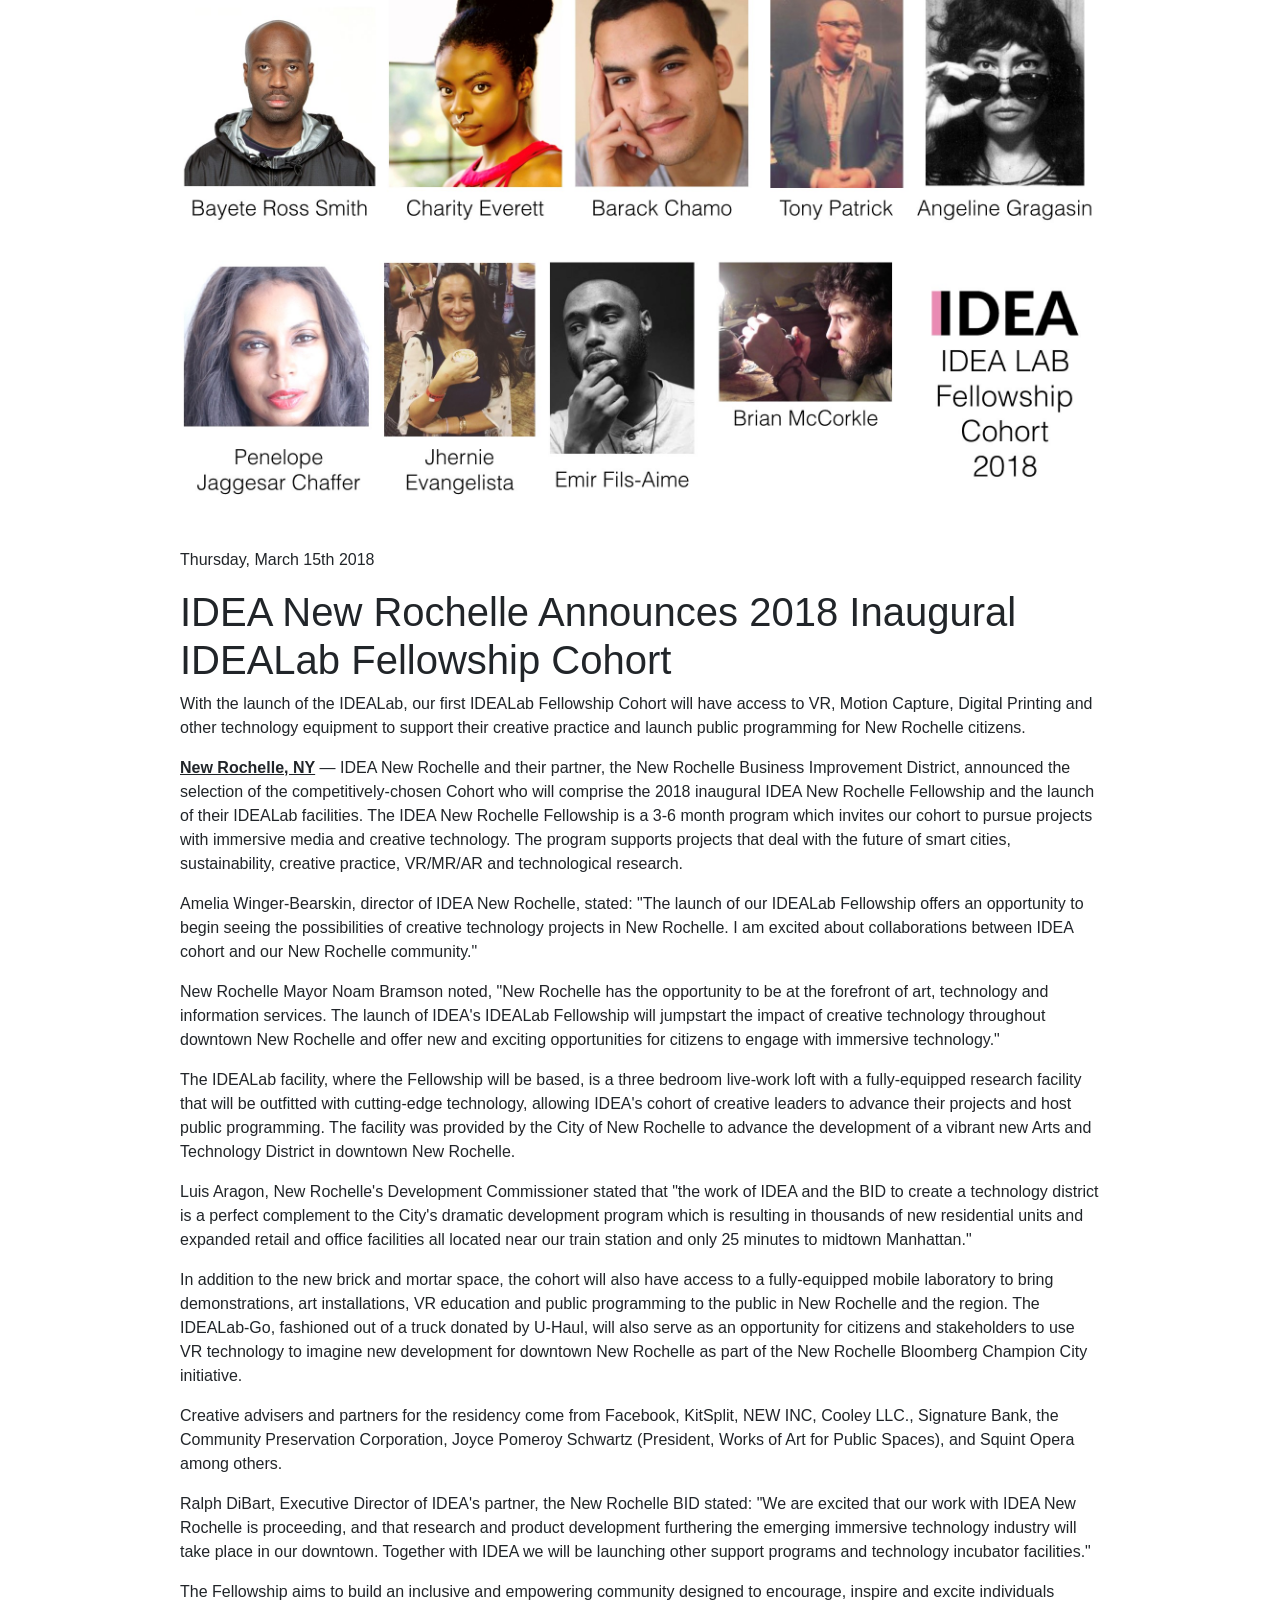
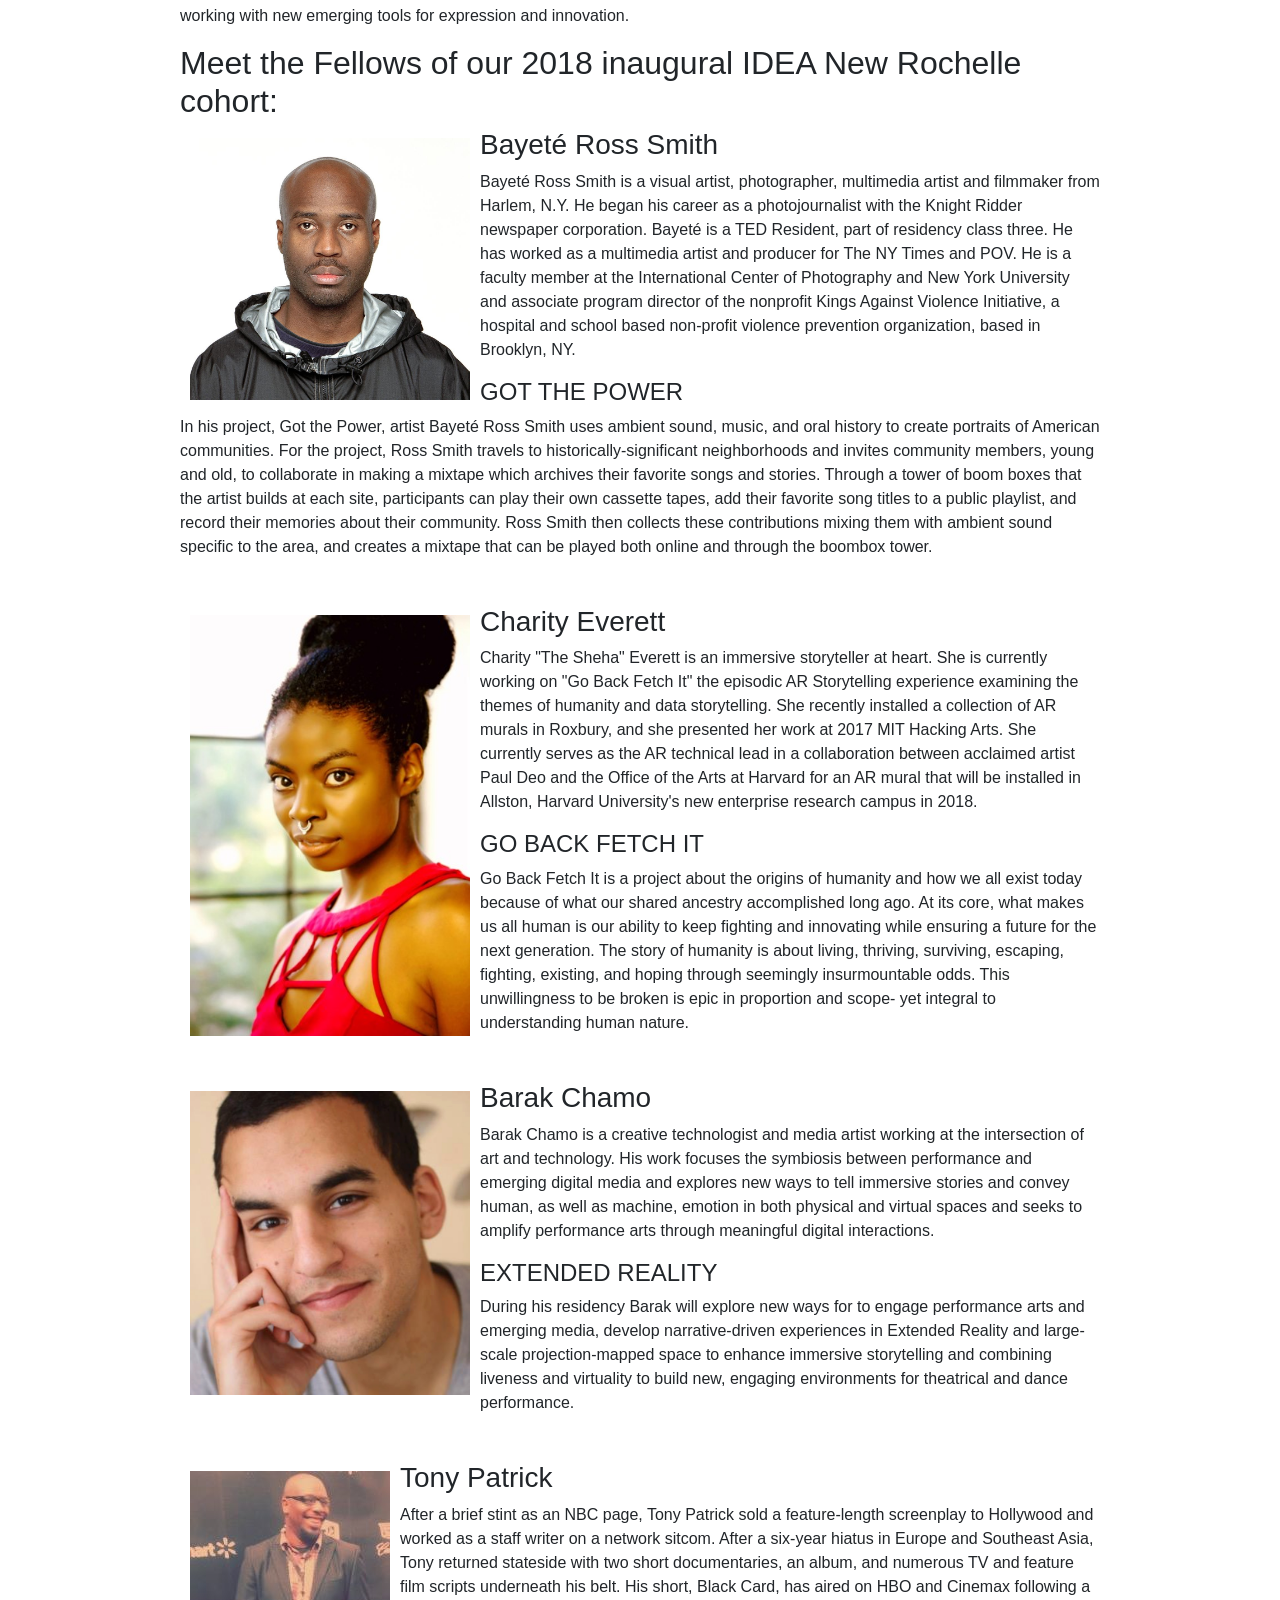
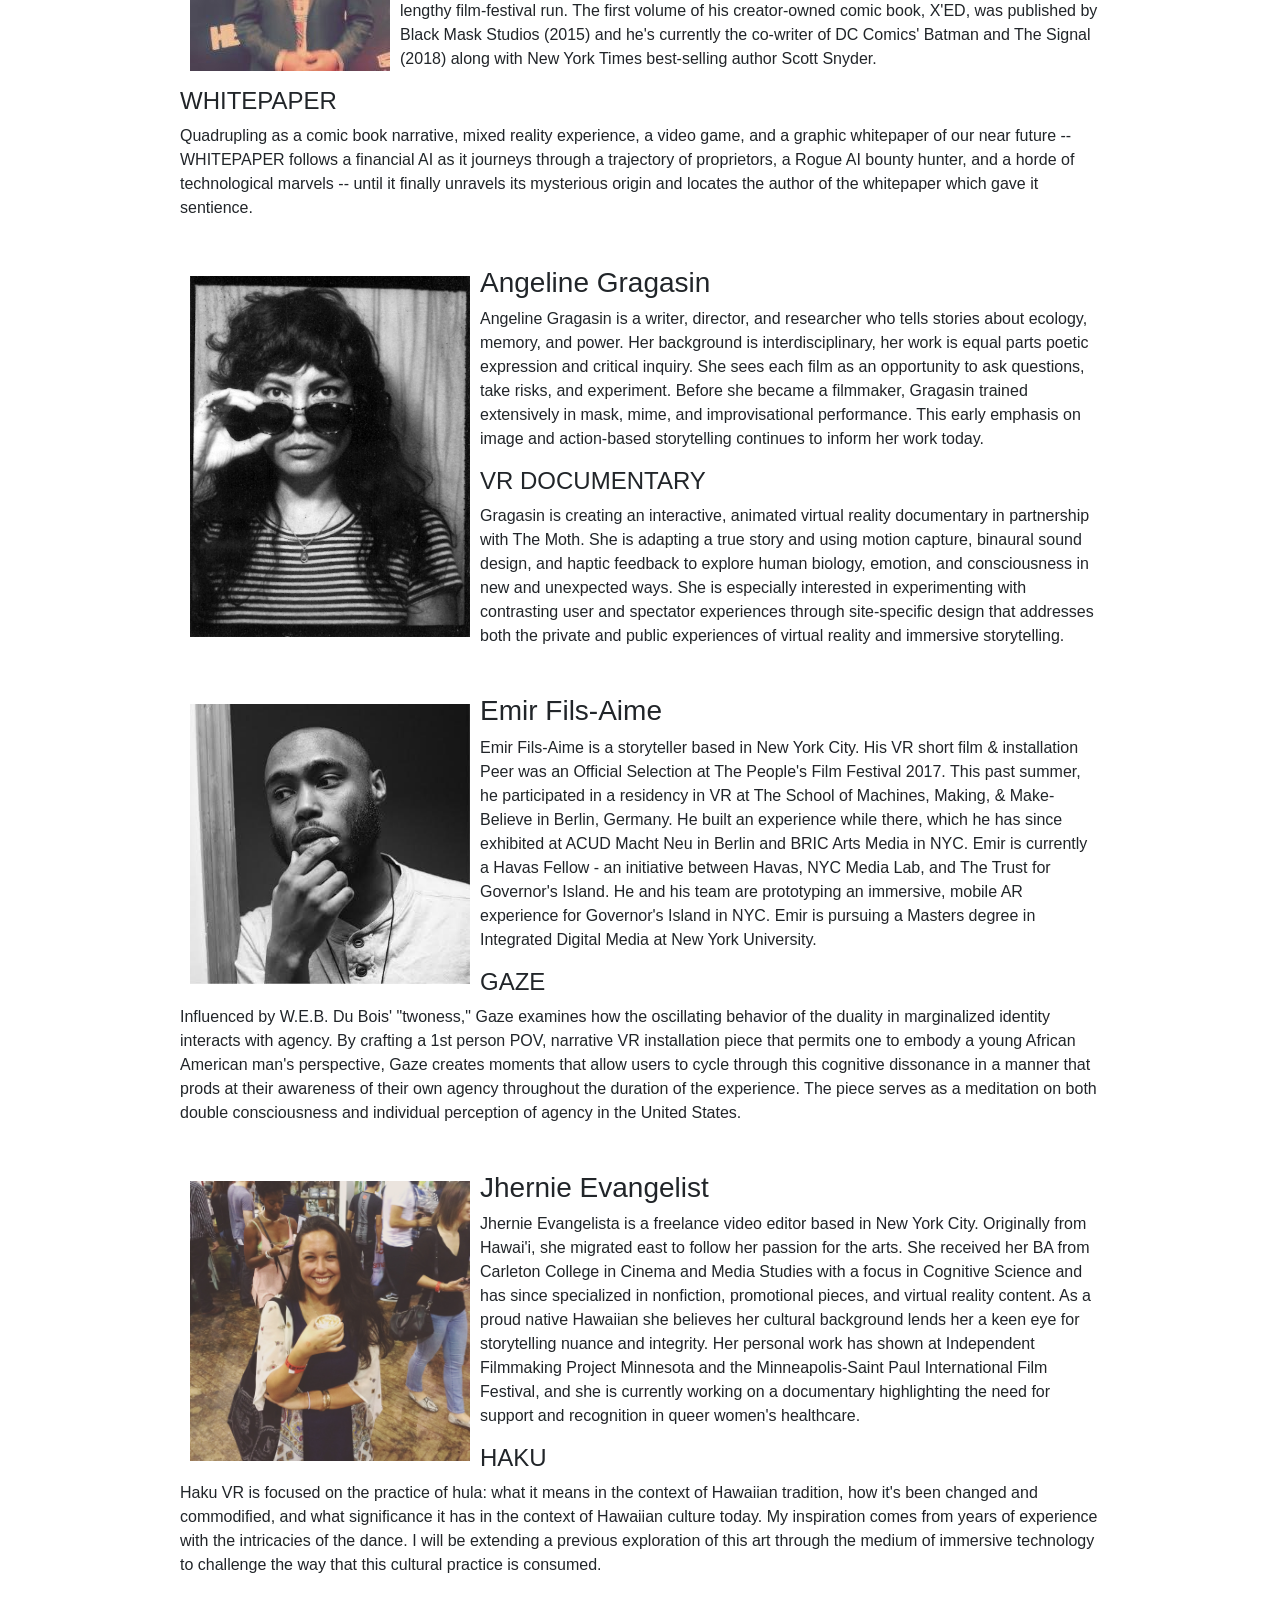
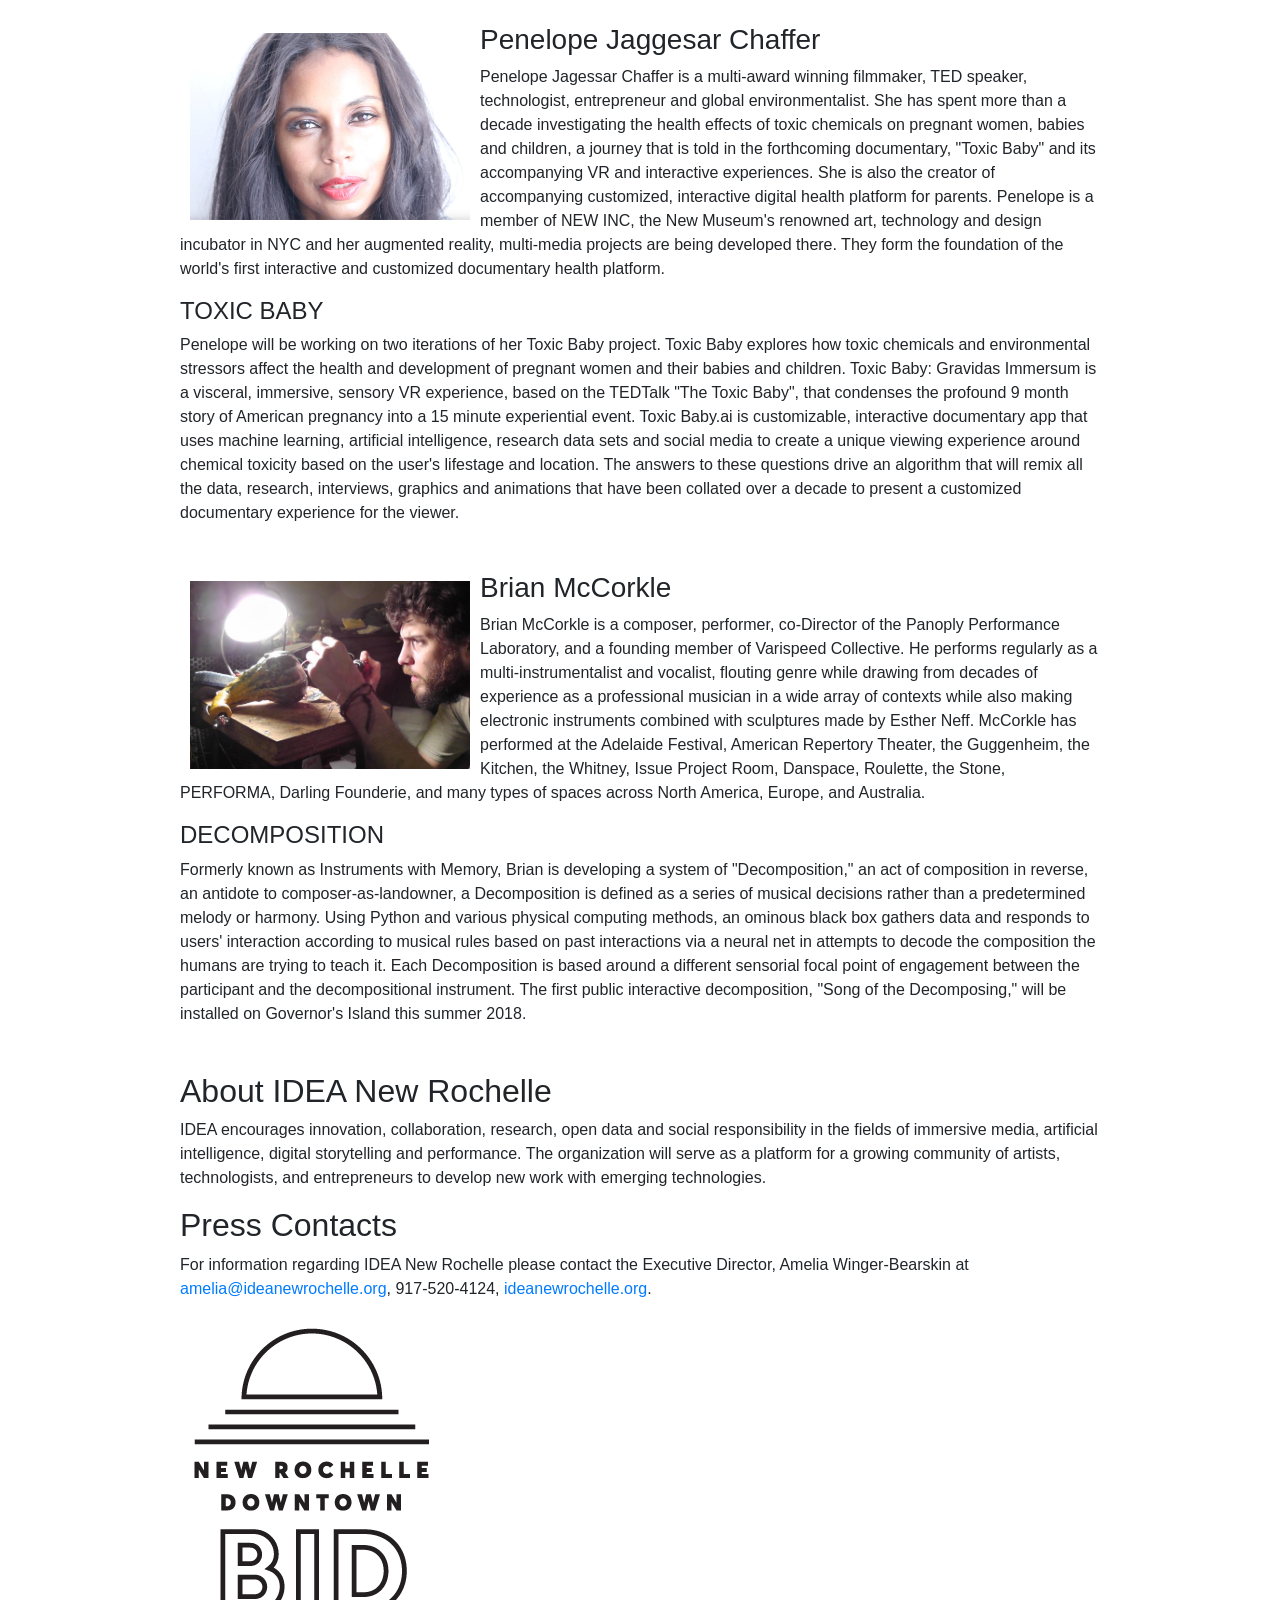
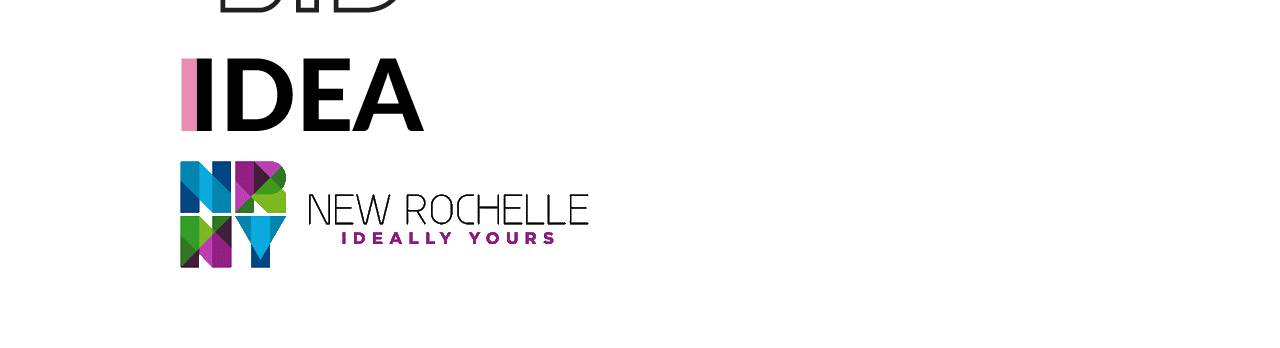
<file: IDEALab2018/index.html>
<!doctype html>
<html lang="en">
    <head>
        <meta charset="utf-8">
        <meta name="viewport" content="width=device-width, initial-scale=1, shrink-to-fit=no">
        <meta name="description" content="IDEALab Fellowship Cohort 2018">
        <meta name="author" content="IDEA New Rochelle">
	
        <!-- Open Graph Data -->
        <meta property="og:description" content="IDEA New Rochelle Announces 2018 Inaugural IDEALab Fellowship Cohort">
        <meta property="og:image" content="img/header.jpg">
        <meta property="og:title" content="IDEALab Fellowship Cohort 2018">
        <meta property="og:url" content="">
        <meta property="og:type" content="website">

        <!-- Twitter Data -->
        <meta name="twitter:image" content="img/header.jpg">
        <meta name="twitter:title" content="IDEALab Fellowship Cohort 2018">
        <meta name="twitter:description" content="IDEA New Rochelle Announces 2018 Inaugural IDEALab Fellowship Cohort">

        <title>IDEALab Fellowship Cohort 2018</title>

        <!-- Bootstrap core CSS -->
        <link href="css/bootstrap.min.css" rel="stylesheet">
        
        <!-- Custom CSS -->
        <link href="css/style.css" rel="stylesheet">
    </head>

    <body>
        <main role="main" class="container">
            <div class="row justify-content-lg-center">
                <div class="col-lg-10">
                    <img src="img/header.jpg" class="img-fluid header" alt="header">
              
                    <p>Thursday, March 15th 2018</p>
              
                    <h1>IDEA New Rochelle Announces 2018 Inaugural IDEALab Fellowship Cohort</h1>
              
                    <p>With the launch of the IDEALab, our first IDEALab Fellowship Cohort will have access to VR, Motion Capture, Digital Printing and other technology equipment to support their creative practice and launch public programming for New Rochelle citizens.</p>
              
                    <p><span class="bold-underline">New Rochelle, NY</span> — IDEA New Rochelle and their partner, the New Rochelle Business Improvement District, announced the selection of the competitively-chosen Cohort who will comprise the 2018 inaugural IDEA New Rochelle Fellowship and the launch of their IDEALab facilities. The IDEA New Rochelle Fellowship is a 3-6 month program which invites our cohort to pursue projects with immersive media and creative technology. The program supports projects that deal with the future of smart cities, sustainability, creative practice, VR/MR/AR and technological research.</p>
              
                    <p>Amelia Winger-Bearskin, director of IDEA New Rochelle, stated: "The launch of our IDEALab Fellowship offers an opportunity to begin seeing the possibilities of creative technology projects in New Rochelle. I am excited about collaborations between IDEA cohort and our New Rochelle community."</p>
              
                    <p>New Rochelle Mayor Noam Bramson noted, "New Rochelle has the opportunity to be at the forefront of art, technology and information services. The launch of IDEA's IDEALab Fellowship will jumpstart the impact of creative technology throughout downtown New Rochelle and offer new and exciting opportunities for citizens to engage with immersive technology."</p>
              
                    <p>The IDEALab facility, where the Fellowship will be based, is a three bedroom live-work loft with a fully-equipped research facility that will be outfitted with cutting-edge technology, allowing IDEA's cohort of creative leaders to advance their projects and host public programming.  The facility was provided by the City of New Rochelle to advance the development of a vibrant new Arts and Technology District in downtown New Rochelle.</p>
              
                    <p>Luis Aragon, New Rochelle's Development Commissioner stated that "the work of IDEA and the BID to create a technology district is a perfect complement to the City's dramatic development program which is resulting in thousands of new residential units and expanded retail and office facilities all located near our train station and only 25 minutes to midtown Manhattan."</p>
              
                    <p>In addition to the new brick and mortar space, the cohort will also have access to a fully-equipped mobile laboratory to bring demonstrations, art installations, VR education and public programming to the public in New Rochelle and the region. The IDEALab-Go, fashioned out of a truck donated by U-Haul, will also serve as an opportunity for citizens and stakeholders to use VR technology to imagine new development for downtown New Rochelle as part of the New Rochelle Bloomberg Champion City initiative.</p>
              
                    <p>Creative advisers and partners for the residency come from Facebook, KitSplit, NEW INC, Cooley LLC., Signature Bank, the Community Preservation Corporation, Joyce Pomeroy Schwartz (President, Works of Art for Public Spaces), and Squint Opera among others.</p>
              
                    <p>Ralph DiBart, Executive Director of IDEA's partner, the New Rochelle BID stated: "We are excited that our work with IDEA New Rochelle is proceeding, and that research and product development furthering the emerging immersive technology industry will take place in our downtown. Together with IDEA we will be launching other support programs and technology incubator facilities."</p>
                      
                    <p>The Fellowship aims to build an inclusive and empowering community designed to encourage, inspire and excite individuals working with new emerging tools for expression and innovation.</p>
                      
                    <h2>Meet the Fellows of our 2018 inaugural IDEA New Rochelle cohort:</h2>
              
                    <div class="cohort">
                        <div class="cohort-img">
                            <img src="img/cohort1.jpg" class="img-fluid">
                        </div>
                      
                        <h3>Bayeté Ross Smith</h3>
                          
                        <p>Bayeté Ross Smith is a visual artist, photographer, multimedia artist and filmmaker from Harlem, N.Y. He began his career as a photojournalist with the Knight Ridder newspaper corporation. Bayeté is a TED Resident, part of residency class three. He has worked as a multimedia artist and producer for The NY Times and POV. He is a faculty member at the International Center of Photography and New York University and associate program director of the nonprofit Kings Against Violence Initiative, a hospital and school based non-profit violence prevention organization, based in Brooklyn, NY.</p>
                          
                        <h4>Got the Power</h4>
                          
                        <p>In his project, Got the Power, artist Bayeté Ross Smith uses ambient sound, music, and oral history to create portraits of American communities. For the project, Ross Smith travels to historically-significant neighborhoods and invites community members, young and old, to collaborate in making a mixtape which archives their favorite songs and stories. Through a tower of boom boxes that the artist builds at each site, participants can play their own cassette tapes, add their favorite song titles to a public playlist, and record their memories about their community. Ross Smith then collects these contributions mixing them with ambient sound specific to the area, and creates a mixtape that can be played both online and through the boombox tower.</p>
                    </div>
                  
                    <div class="cohort">
                        <div class="cohort-img">
                            <img src="img/cohort2.jpg" class="img-fluid">
                        </div>
                          
                        <h3>Charity Everett</h3>
                          
                        <p>Charity "The Sheha" Everett is an immersive storyteller at heart. She is currently working on "Go Back Fetch It" the episodic AR Storytelling experience examining the themes of humanity and data storytelling. She recently installed a collection of AR murals in Roxbury, and she presented her work at 2017 MIT Hacking Arts. She currently serves as the AR technical lead in a collaboration between acclaimed artist Paul Deo and the Office of the Arts at Harvard for an AR mural that will be installed in Allston, Harvard University's new enterprise research campus in 2018.</p>
                          
                        <h4>Go Back Fetch It</h4>
                          
                        <p>Go Back Fetch It is a project about the origins of humanity and how we all exist today because of what our shared ancestry accomplished long ago. At its core, what makes us all human is our ability to keep fighting and innovating while ensuring a future for the next generation. The story of humanity is about living, thriving, surviving, escaping, fighting, existing, and hoping through seemingly insurmountable odds. This unwillingness to be broken is epic in proportion and scope- yet integral to understanding human nature.</p>
                    </div>
                  
                    <div class="cohort">
                        <div class="cohort-img">
                            <img src="img/cohort3.jpg" class="img-fluid">
                        </div>
                          
                        <h3>Barak Chamo</h3>
                          
                        <p>Barak Chamo is a creative technologist and media artist working at the intersection of art and technology. His work focuses the symbiosis between performance and emerging digital media and explores new ways to tell immersive stories and convey human, as well as machine, emotion in both physical and virtual spaces and seeks to amplify performance arts through meaningful digital interactions.</p>
                          
                        <h4>Extended Reality</h4>
                          
                        <p>During his residency Barak will explore new ways for to engage performance arts and emerging media, develop narrative-driven experiences in Extended Reality and large-scale projection-mapped space to enhance immersive storytelling and combining liveness and virtuality to build new, engaging environments for theatrical and dance performance.</p>
                    </div>
                  
                    <div class="cohort">
                        <div class="cohort-img">
                            <img src="img/cohort4.jpg" class="img-fluid">
                        </div>
                          
                        <h3>Tony Patrick</h3>
                          
                        <p>After a brief stint as an NBC page, Tony Patrick sold a feature-length screenplay to Hollywood and worked as a staff writer on a network sitcom. After a six-year hiatus in Europe and Southeast Asia, Tony returned stateside with two short documentaries, an album, and numerous TV and feature film scripts underneath his belt. His short, Black Card, has aired on HBO and Cinemax following a lengthy film-festival run. The first volume of his creator-owned comic book, X'ED, was published by Black Mask Studios (2015) and he's currently the co-writer of DC Comics' Batman and The Signal (2018) along with New York Times best-selling author Scott Snyder.</p>
                          
                        <h4>WHITEPAPER</h4>
                          
                        <p>Quadrupling as a comic book narrative, mixed reality experience, a video game, and a graphic whitepaper of our near future -- WHITEPAPER follows a financial AI as it journeys through a trajectory of proprietors, a Rogue AI bounty hunter, and a horde of technological marvels -- until it finally unravels its mysterious origin and locates the author of the whitepaper which gave it sentience.</p>
                    </div>
                  
                    <div class="cohort">
                        <div class="cohort-img">
                            <img src="img/cohort5.jpg" class="img-fluid">
                        </div>
                          
                        <h3>Angeline Gragasin</h3>
                          
                        <p>Angeline Gragasin is a writer, director, and researcher who tells stories about ecology, memory, and power. Her background is interdisciplinary, her work is equal parts poetic expression and critical inquiry. She sees each film as an opportunity to ask questions, take risks, and experiment. Before she became a filmmaker, Gragasin trained extensively in mask, mime, and improvisational performance. This early emphasis on image and action-based storytelling continues to inform her work today.</p>
                          
                        <h4>VR Documentary</h4>
                          
                        <p>Gragasin is creating an interactive, animated virtual reality documentary in partnership with The Moth. She is adapting a true story and using motion capture, binaural sound design, and haptic feedback to explore human biology, emotion, and consciousness in new and unexpected ways. She is especially interested in experimenting with contrasting user and spectator experiences through site-specific design that addresses both the private and public experiences of virtual reality and immersive storytelling.</p>
                    </div>
                  
                    <div class="cohort">
                        <div class="cohort-img">
                            <img src="img/cohort6.jpg" class="img-fluid">
                        </div>
                          
                        <h3>Emir Fils-Aime</h3>
                          
                        <p>Emir Fils-Aime is a storyteller based in New York City. His VR short film & installation Peer was an Official Selection at The People's Film Festival 2017. This past summer, he participated in a residency in VR at The School of Machines, Making, & Make-Believe in Berlin, Germany. He built an experience while there, which he has since exhibited at ACUD Macht Neu in Berlin and BRIC Arts Media in NYC. Emir is currently a Havas Fellow - an initiative between Havas, NYC Media Lab, and The Trust for Governor's Island. He and his team are prototyping an immersive, mobile AR experience for Governor's Island in NYC. Emir is pursuing a Masters degree in Integrated Digital Media at New York University.</p>
                          
                        <h4>Gaze</h4>
                          
                        <p>Influenced by W.E.B. Du Bois' "twoness," Gaze examines how the oscillating behavior of the duality in marginalized identity interacts with agency. By crafting a 1st person POV, narrative VR installation piece that permits one to embody a young African American man's perspective, Gaze creates moments that allow users to cycle through this cognitive dissonance in a manner that prods at their awareness of their own agency throughout the duration of the experience. The piece serves as a meditation on both double consciousness and individual perception of agency in the United States.</p>
                    </div>
                  
                    <div class="cohort">
                        <div class="cohort-img">
                            <img src="img/cohort7.jpg" class="img-fluid">
                        </div>
                          
                        <h3>Jhernie Evangelist</h3>
                          
                        <p>Jhernie Evangelista is a freelance video editor based in New York City. Originally from Hawai'i, she migrated east to follow her passion for the arts. She received her BA from Carleton College in Cinema and Media Studies with a focus in Cognitive Science and has since specialized in nonfiction, promotional pieces, and virtual reality content. As a proud native Hawaiian she believes her cultural background lends her a keen eye for storytelling nuance and integrity. Her personal work has shown at Independent Filmmaking Project Minnesota and the Minneapolis-Saint Paul International Film Festival, and she is currently working on a documentary highlighting the need for support and recognition in queer women's healthcare.</p>
                          
                        <h4>Haku</h4>
                          
                        <p>Haku VR is focused on the practice of hula: what it means in the context of Hawaiian tradition, how it's been changed and commodified, and what significance it has in the context of Hawaiian culture today. My inspiration comes from years of experience with the intricacies of the dance. I will be extending a previous exploration of this art through the medium of immersive technology to challenge the way that this cultural practice is consumed.</p>
                    </div>
                  
                    <div class="cohort">
                        <div class="cohort-img">
                            <img src="img/cohort8.jpg" class="img-fluid">
                        </div>
                          
                        <h3>Penelope Jaggesar Chaffer</h3>
                          
                        <p>Penelope Jagessar Chaffer is a multi-award winning filmmaker, TED speaker, technologist, entrepreneur and global environmentalist. She has spent more than a decade investigating the health effects of toxic chemicals on pregnant women, babies and children, a journey that is told in the forthcoming documentary, "Toxic Baby" and its accompanying VR and interactive experiences. She is also the creator of accompanying customized, interactive digital health platform for parents. Penelope is a member of NEW INC, the New Museum's renowned art, technology and design incubator in NYC and her augmented reality, multi-media projects are being developed there. They form the foundation of the world's first interactive and customized documentary health platform.</p>
                          
                        <h4>Toxic Baby</h4>
                          
                        <p>Penelope will be working on two iterations of her Toxic Baby project. Toxic Baby explores how toxic chemicals and environmental stressors affect the health and development of pregnant women and their babies and children. Toxic Baby: Gravidas Immersum is a visceral, immersive, sensory VR experience, based on the TEDTalk "The Toxic Baby", that condenses the profound 9 month story of American pregnancy into a 15 minute experiential event. Toxic Baby.ai is customizable, interactive documentary app that uses machine learning, artificial intelligence, research data sets and social media to create a unique viewing experience around chemical toxicity based on the user's lifestage and location. The answers to these questions drive an algorithm that will remix all the data, research, interviews, graphics and animations that have been collated over a decade to present a customized documentary experience for the viewer.</p>
                    </div>
                  
                    <div class="cohort">
                    <div class="cohort-img">
                        <img src="img/cohort9.jpg" class="img-fluid">
                    </div>
                      
                    <h3>Brian McCorkle</h3>
                      
                    <p>Brian McCorkle is a composer, performer, co-Director of the Panoply Performance Laboratory, and a founding member of Varispeed Collective.  He performs regularly as a multi-instrumentalist and vocalist, flouting genre while drawing from decades of experience as a professional musician in a wide array of contexts while also making electronic instruments combined with sculptures made by Esther Neff.  McCorkle has performed at the Adelaide Festival, American Repertory Theater, the Guggenheim, the Kitchen, the Whitney, Issue Project Room, Danspace, Roulette, the Stone, PERFORMA, Darling Founderie, and many types of spaces across North America, Europe, and Australia.</p>
                      
                    <h4>Decomposition</h4>
                      
                    <p>Formerly known as Instruments with Memory, Brian is developing a system of "Decomposition," an act of composition in reverse, an antidote to composer-as-landowner, a Decomposition is defined as a series of musical decisions rather than a predetermined melody or harmony. Using Python and various physical computing methods, an ominous black box gathers data and responds to users' interaction according to musical rules based on past interactions via a neural net in attempts to decode the composition the humans are trying to teach it. Each Decomposition is based around a different sensorial focal point of engagement between the participant and the decompositional instrument. The first public interactive decomposition, "Song of the Decomposing," will be installed on Governor's Island this summer 2018.</p>
                </div>
              
                    <h2>About IDEA New Rochelle</h2>
              
                    <p>IDEA encourages innovation, collaboration, research, open data and social responsibility in the fields of immersive media, artificial intelligence, digital storytelling and performance. The organization will serve as a platform for a growing community of artists, technologists, and entrepreneurs to develop new work with emerging technologies.</p>
                    
                    <h2>Press Contacts</h2>
                    
                    <p>For information regarding IDEA New Rochelle please contact the Executive Director, Amelia Winger-Bearskin at <a href="mailto:amelia@ideanewrochelle.org">amelia@ideanewrochelle.org</a>, 917-520-4124, <a href="http://www.ideanewrochelle.org/">ideanewrochelle.org</a>.</p>
                      
                    <img src="img/footer1.png" class="footer-image img-fluid"><br>
                      
                    <img src="img/footer2.png" class="footer-image img-fluid"><br>
                      
                    <img src="img/footer3.png" class="footer-image img-fluid">
                </div>
            </div>
        </main><!-- /.container -->
    </body>
</html>
</file>
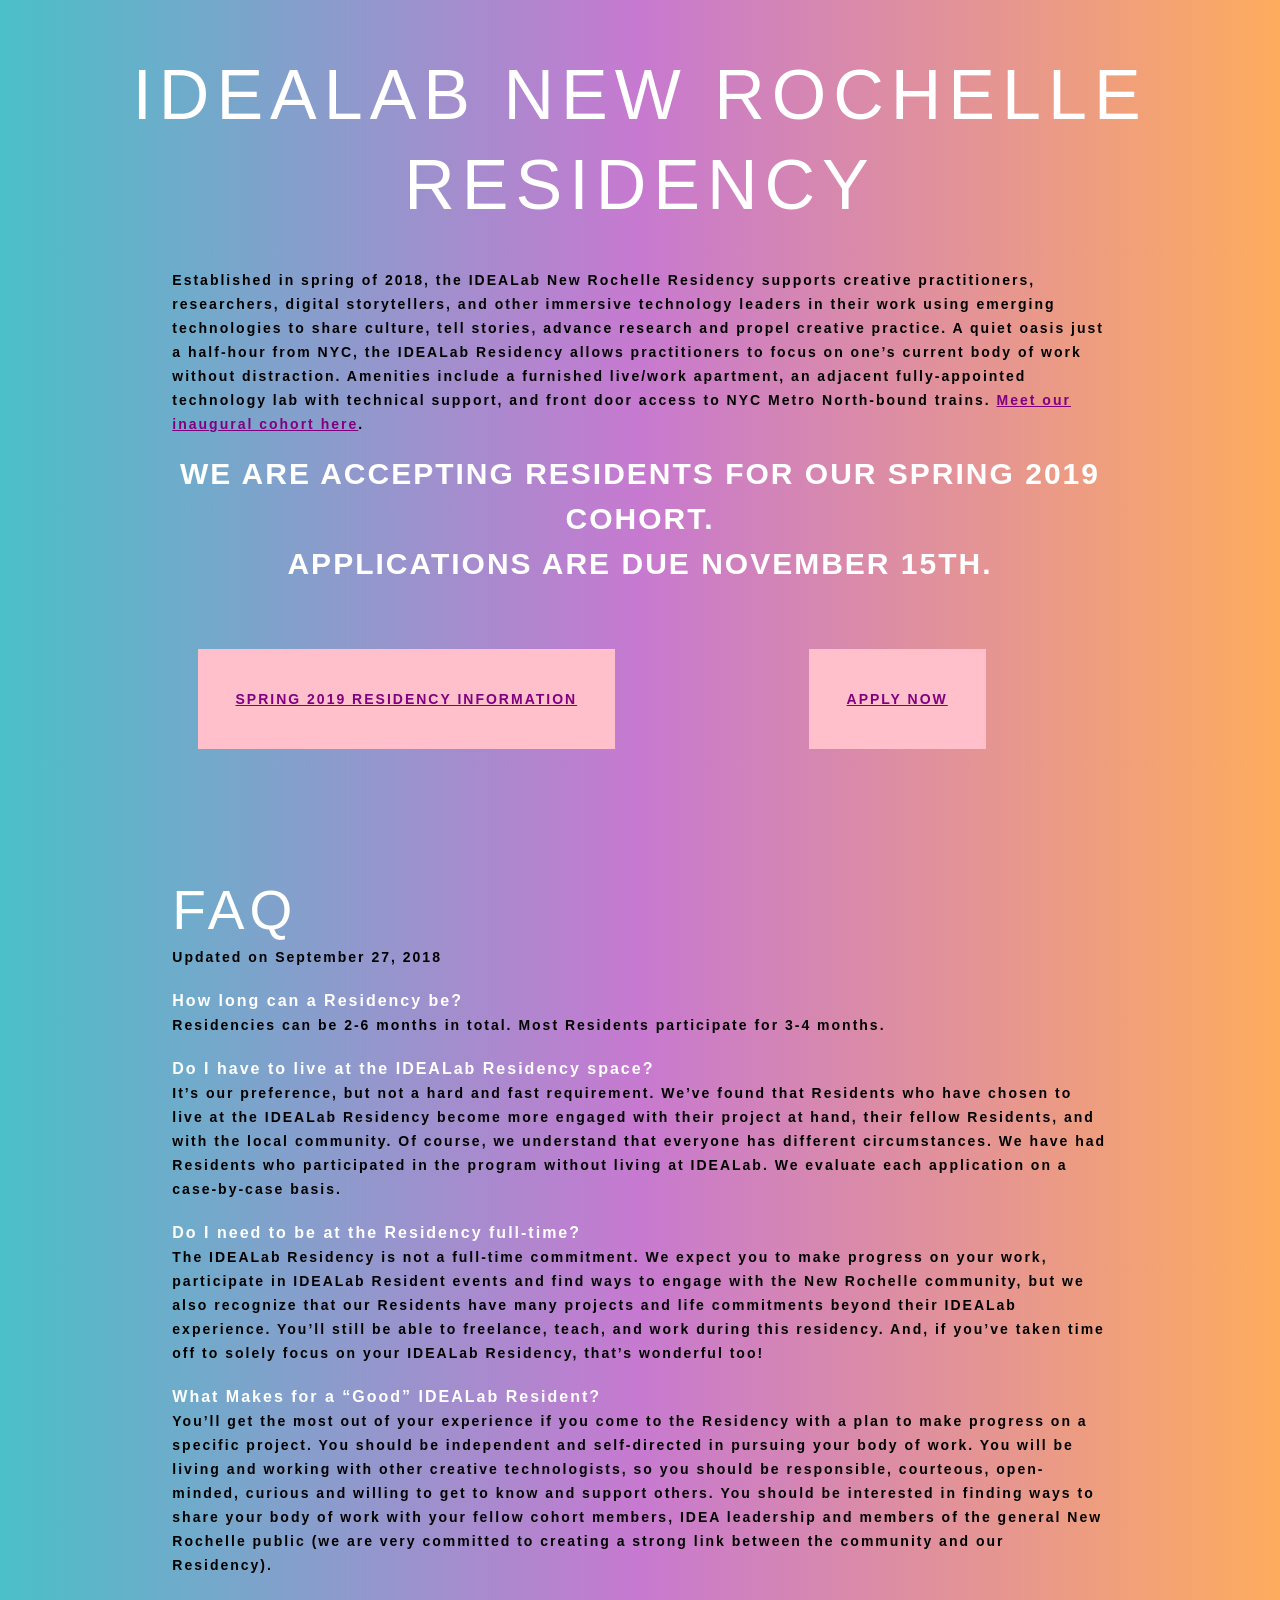
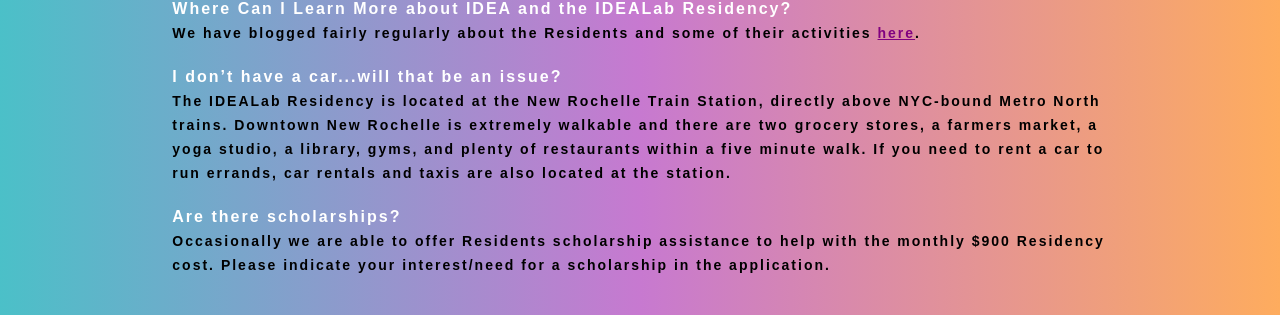
<file: residency/index.html>
<!doctype html>
<html class="no-js" lang="">

<head>
    <meta charset="utf-8">
    <meta http-equiv="x-ua-compatible" content="ie=edge">
    <title>IDEA Innovation Residency</title>
    <meta name="description" content="">
    <meta name="viewport" content="width=device-width, initial-scale=1">
    <link rel="apple-touch-icon" href="apple-touch-icon.png">
    <link rel="stylesheet" href="applicationstyle1.css">
</head>

<body>
    <!--     
    I was planning to have a video but changed to a gradient, here is the code incase I would like to change it back to a video in the future:
    <video autoplay loop muted poster="screenshot.jpg" id="background">
        <source src="http://www.ideanewrochelle.org/1234567.mp4" type="video/mp4">
    </video>
    <script src="http://code.jquery.com/jquery-1.12.4.min.js"></script>
    <script>
    window.jQuery || document.write('<script src="js/vendor/jquery-1.12.4.min.js"><\/script>')
    </script> -->
    <div class="row" id="header">
        <h1>IDEALab New Rochelle Residency</h1>
    </div>
    
    <div class="summary">
        <h4 class="section-subheading text-muted">Established in spring of 2018, the IDEALab New Rochelle Residency supports creative practitioners, researchers, digital storytellers, and other immersive technology leaders in their work using emerging technologies to share culture, tell stories, advance research and propel creative practice. A quiet oasis just a half-hour from NYC, the IDEALab Residency allows practitioners to focus on one’s current body of work without distraction. Amenities include a furnished live/work apartment, an adjacent fully-appointed technology lab with technical support, and front door access to NYC Metro North-bound trains. <a href="https://medium.com/idea-new-rochelle/thursday-march-15th-2018-1f3c520a06f">Meet our inaugural cohort here</a>.</h4>
        
        <h3>We are accepting Residents for our Spring 2019 Cohort.<br>
        Applications are due November 15th.</h3>
    </div>
    
    <div class="button">
        <h3>
               <a href="IDEALabNewRochelleResidency.pdf">Spring 2019 Residency Information</a> </button></h3></div>
    <div class="button">
        <h3>
               <a href="https://docs.google.com/forms/d/e/1FAIpQLSf7UV2aSrKK4QytvN8CxdWEALTIxiCHvVi2UvqGHJHr_kkIFw/viewform">Apply Now</a> </button></h3></div>
    </div>
    <div class="QA">
        <h2 class="section-heading">FAQ</h2>
        <h4>Updated on September 27, 2018</h4>
        
        <h5>How long can a Residency be? </h5>
        <h4 class="section-subheading text-muted">Residencies can be 2-6 months in total. Most Residents participate for 3-4 months.</h4>
        
        <h5>Do I have to live at the IDEALab Residency space?</h5>
        <h4 class="section-subheading text-muted">It’s our preference, but not a hard and fast requirement. We’ve found that Residents who have chosen to live at the IDEALab Residency become more engaged with their project at hand, their fellow Residents, and with the local community.  Of course, we understand that everyone has different circumstances. We have had Residents who participated in the program without living at IDEALab. We evaluate each application on a case-by-case basis.</h4>
        
        <h5>Do I need to be at the Residency full-time? </h5>
        <h4 class="section-subheading text-muted">The IDEALab Residency is not a full-time commitment. We expect you to make progress on your work, participate in IDEALab Resident events and find ways to engage with the New Rochelle community, but we also recognize that our Residents have many projects and life commitments beyond their IDEALab experience. You’ll still be able to freelance, teach, and work during this residency. And, if you’ve taken time off to solely focus on your IDEALab Residency, that’s wonderful too!</h4>
        
        <h5>What Makes for a “Good” IDEALab Resident?</h5>
        <h4 class="section-subheading text-muted">You’ll get the most out of your experience if you come to the Residency with a plan to make progress on a specific project. You should be independent and self-directed in pursuing your body of work. You will be living and working with other creative technologists, so you should be responsible, courteous, open-minded, curious and willing to get to know and support others. You should be interested in finding ways to share your body of work with your fellow cohort members, IDEA leadership and members of the general New Rochelle public (we are very committed to creating a strong link between the community and our Residency).</h4>
        
        <h5>Where Can I Learn More about IDEA and the IDEALab Residency?</h5>
        <h4 class="section-subheading text-muted">We have blogged fairly regularly about the Residents and some of their activities <a href="https://medium.com/idea-new-rochelle">here</a>.</h4>
        
        <h5>I don’t have a car...will that be an issue?</h5>
        <h4 class="section-subheading text-muted">The IDEALab Residency is located at the New Rochelle Train Station, directly above NYC-bound Metro North trains. Downtown New Rochelle is extremely walkable and there are two grocery stores, a farmers market, a yoga studio, a library, gyms, and plenty of restaurants within a five minute walk. If you need to rent a car to run errands, car rentals and taxis are also located at the station.</h4>
        
        <h5>Are there scholarships?</h5>
        <h4 class="section-subheading text-muted">Occasionally we are able to offer Residents scholarship assistance to help with the monthly $900 Residency cost. Please indicate your interest/need for a scholarship in the application.</h4>
    </div>
</body>

</html>
</file>
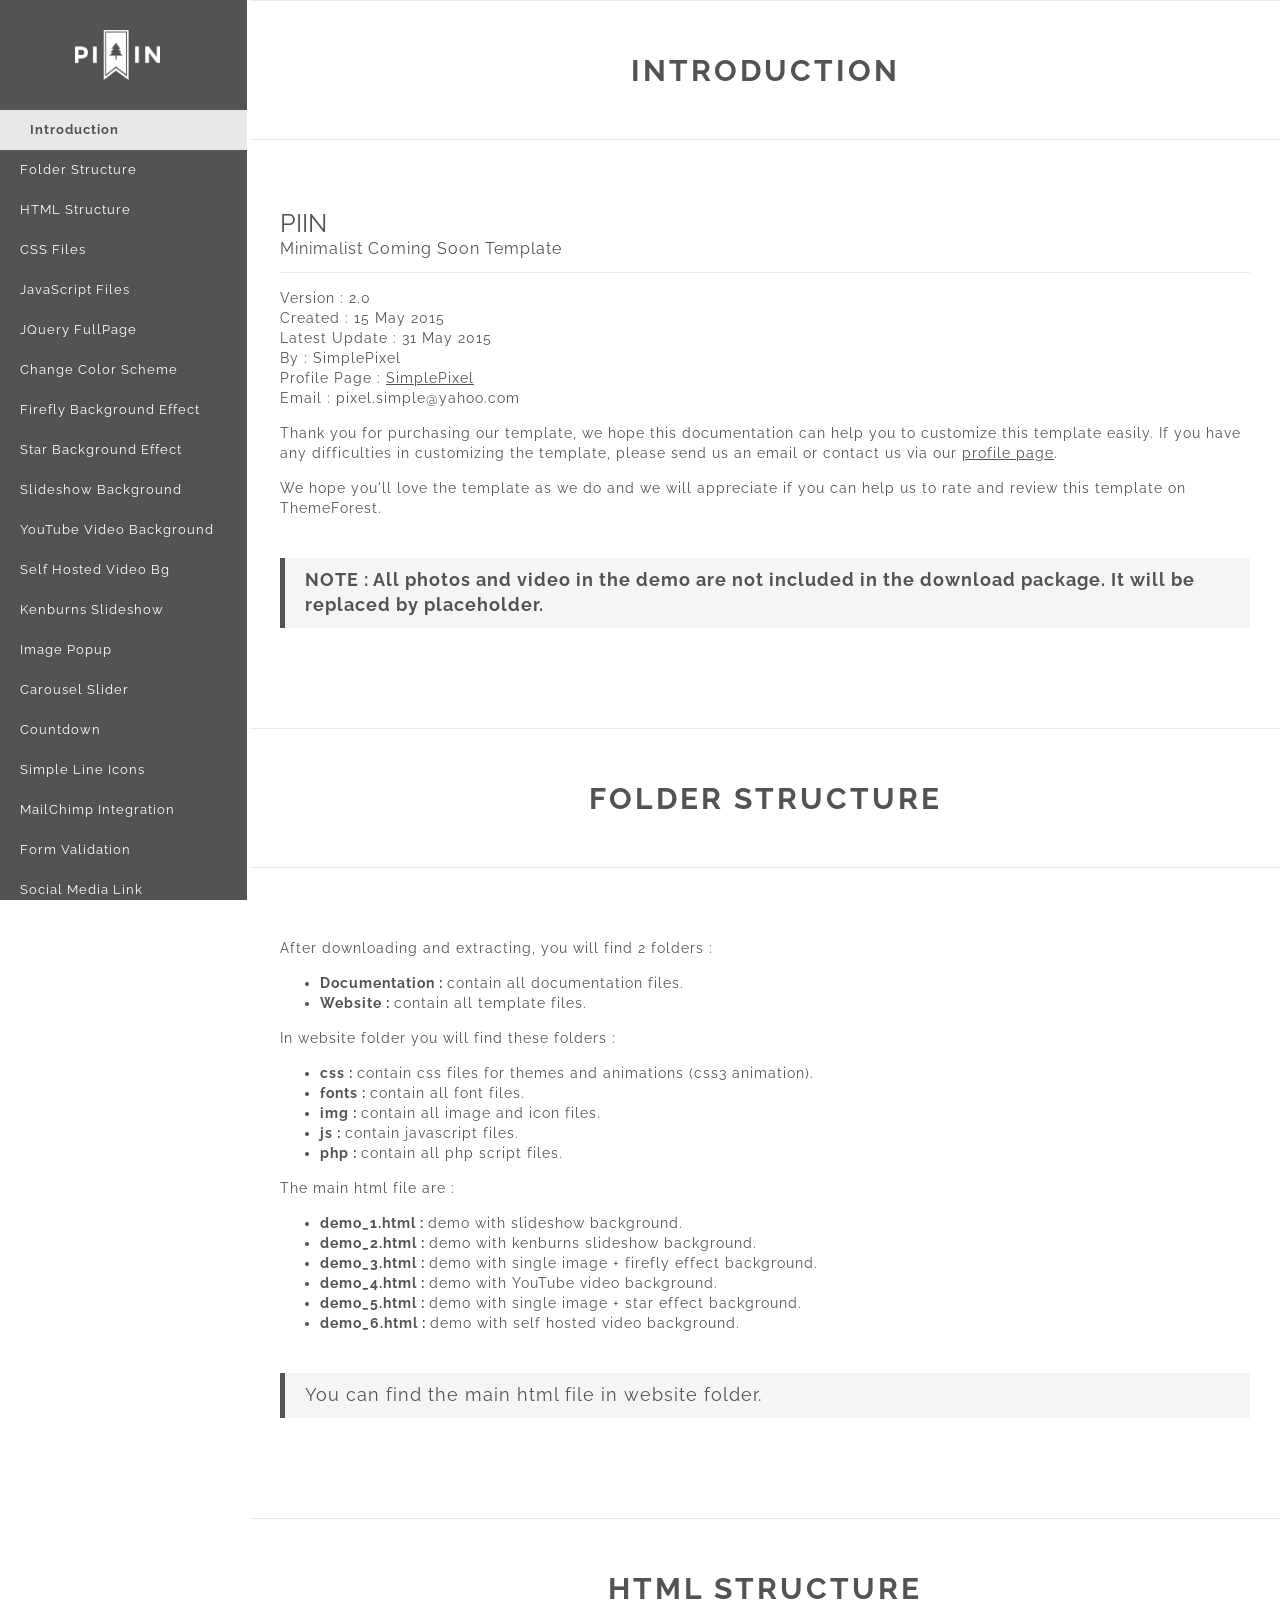
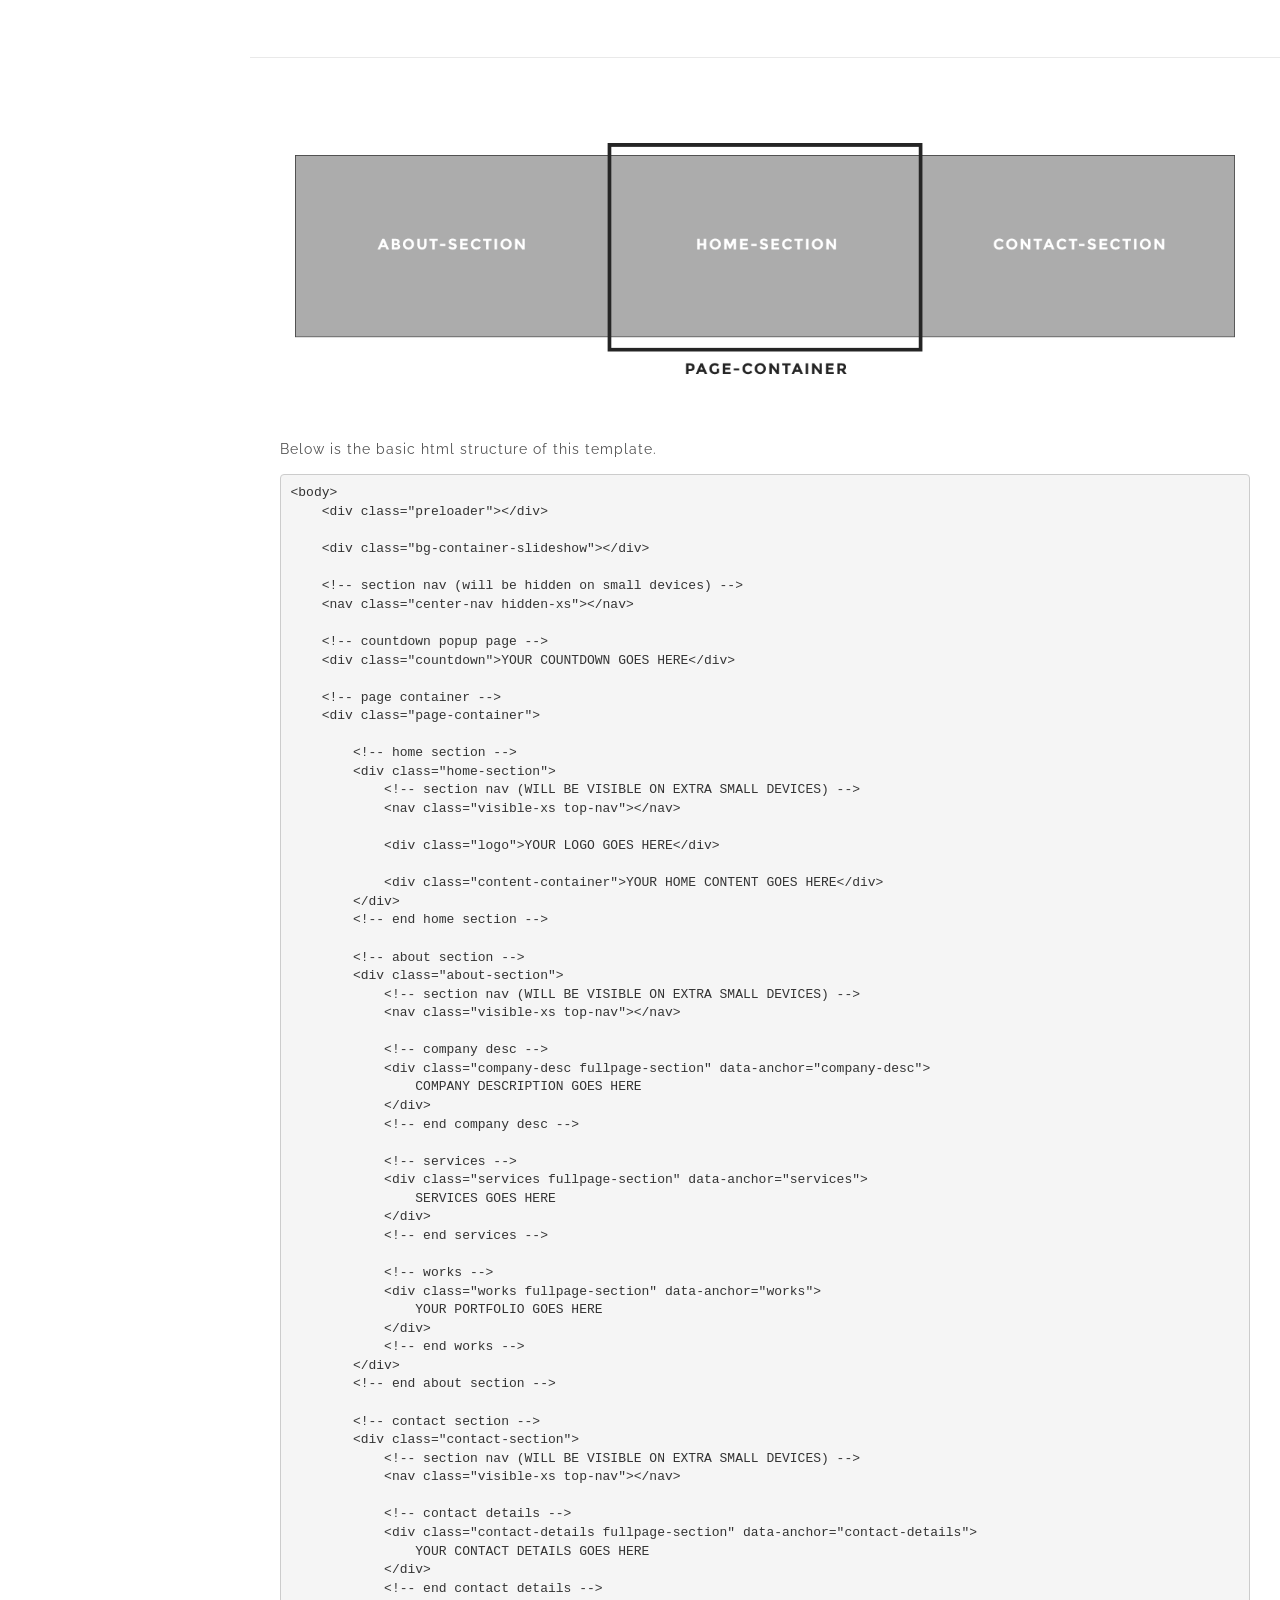
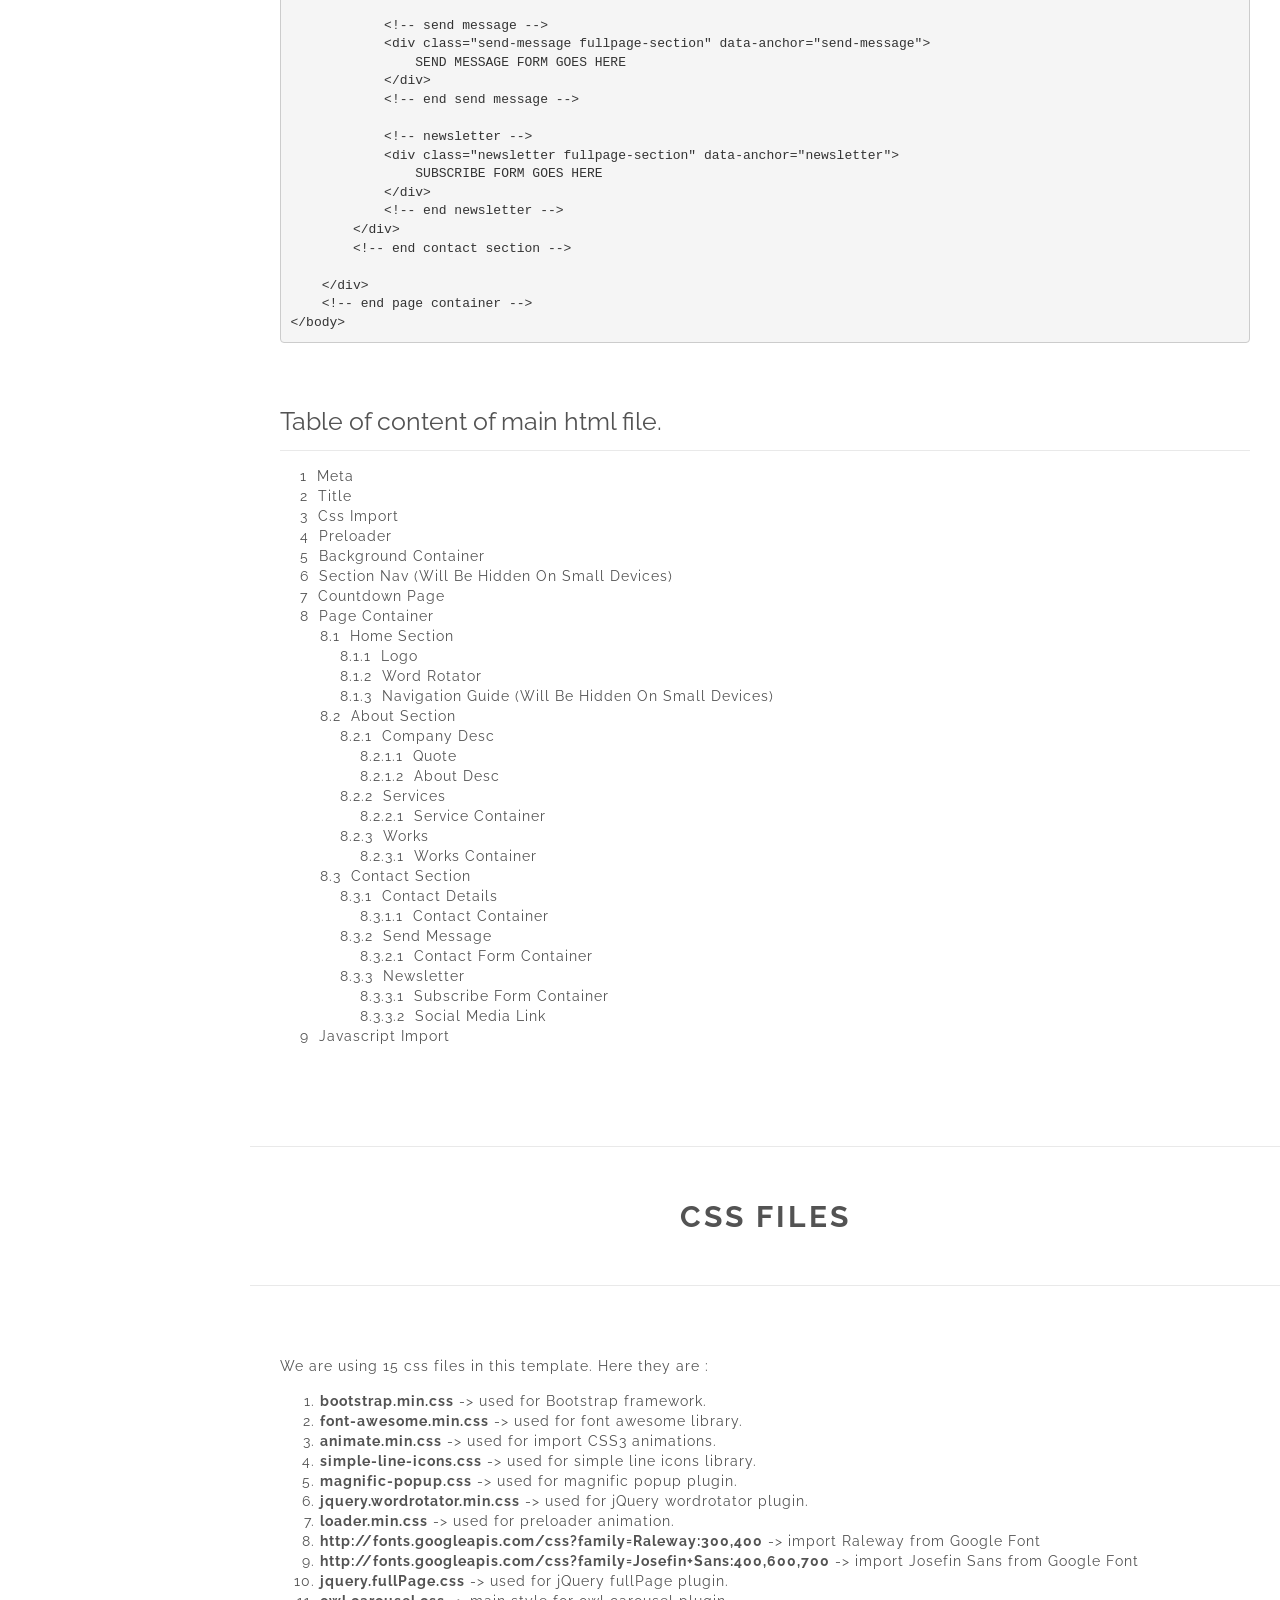
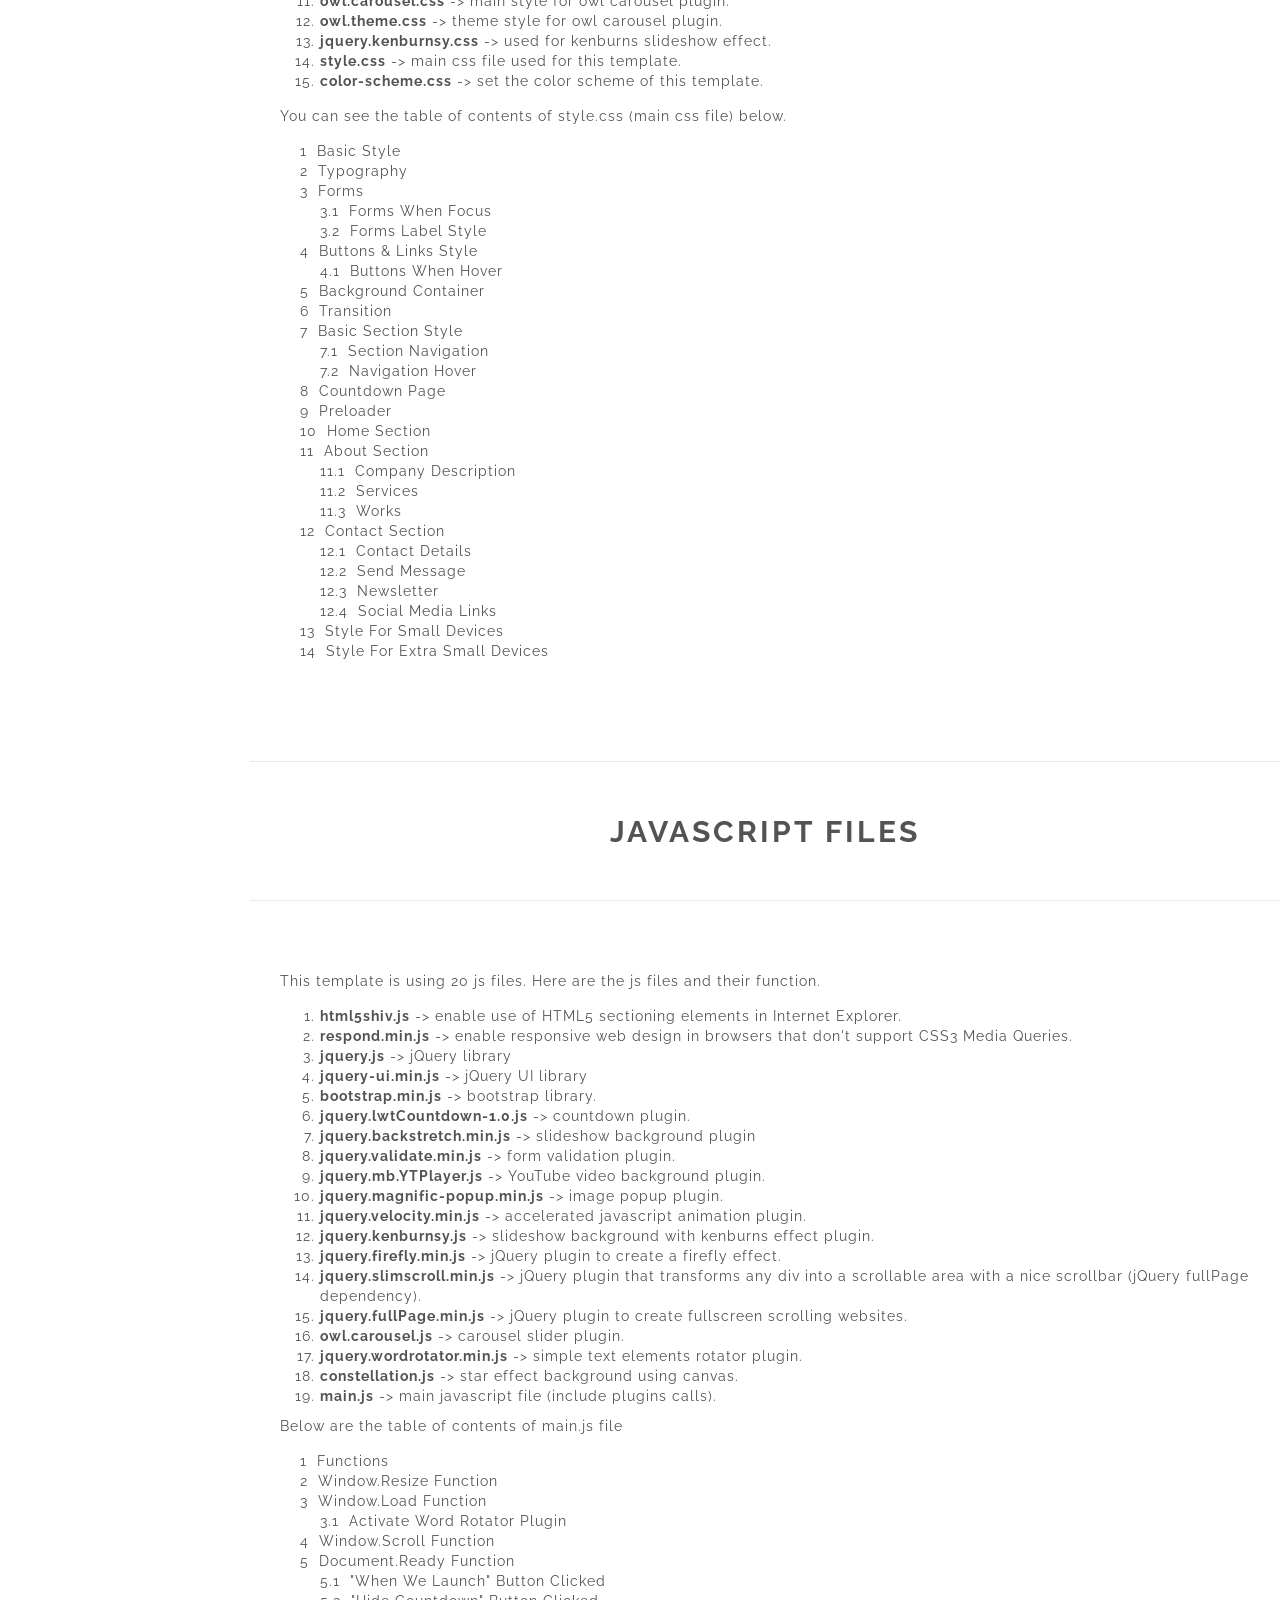
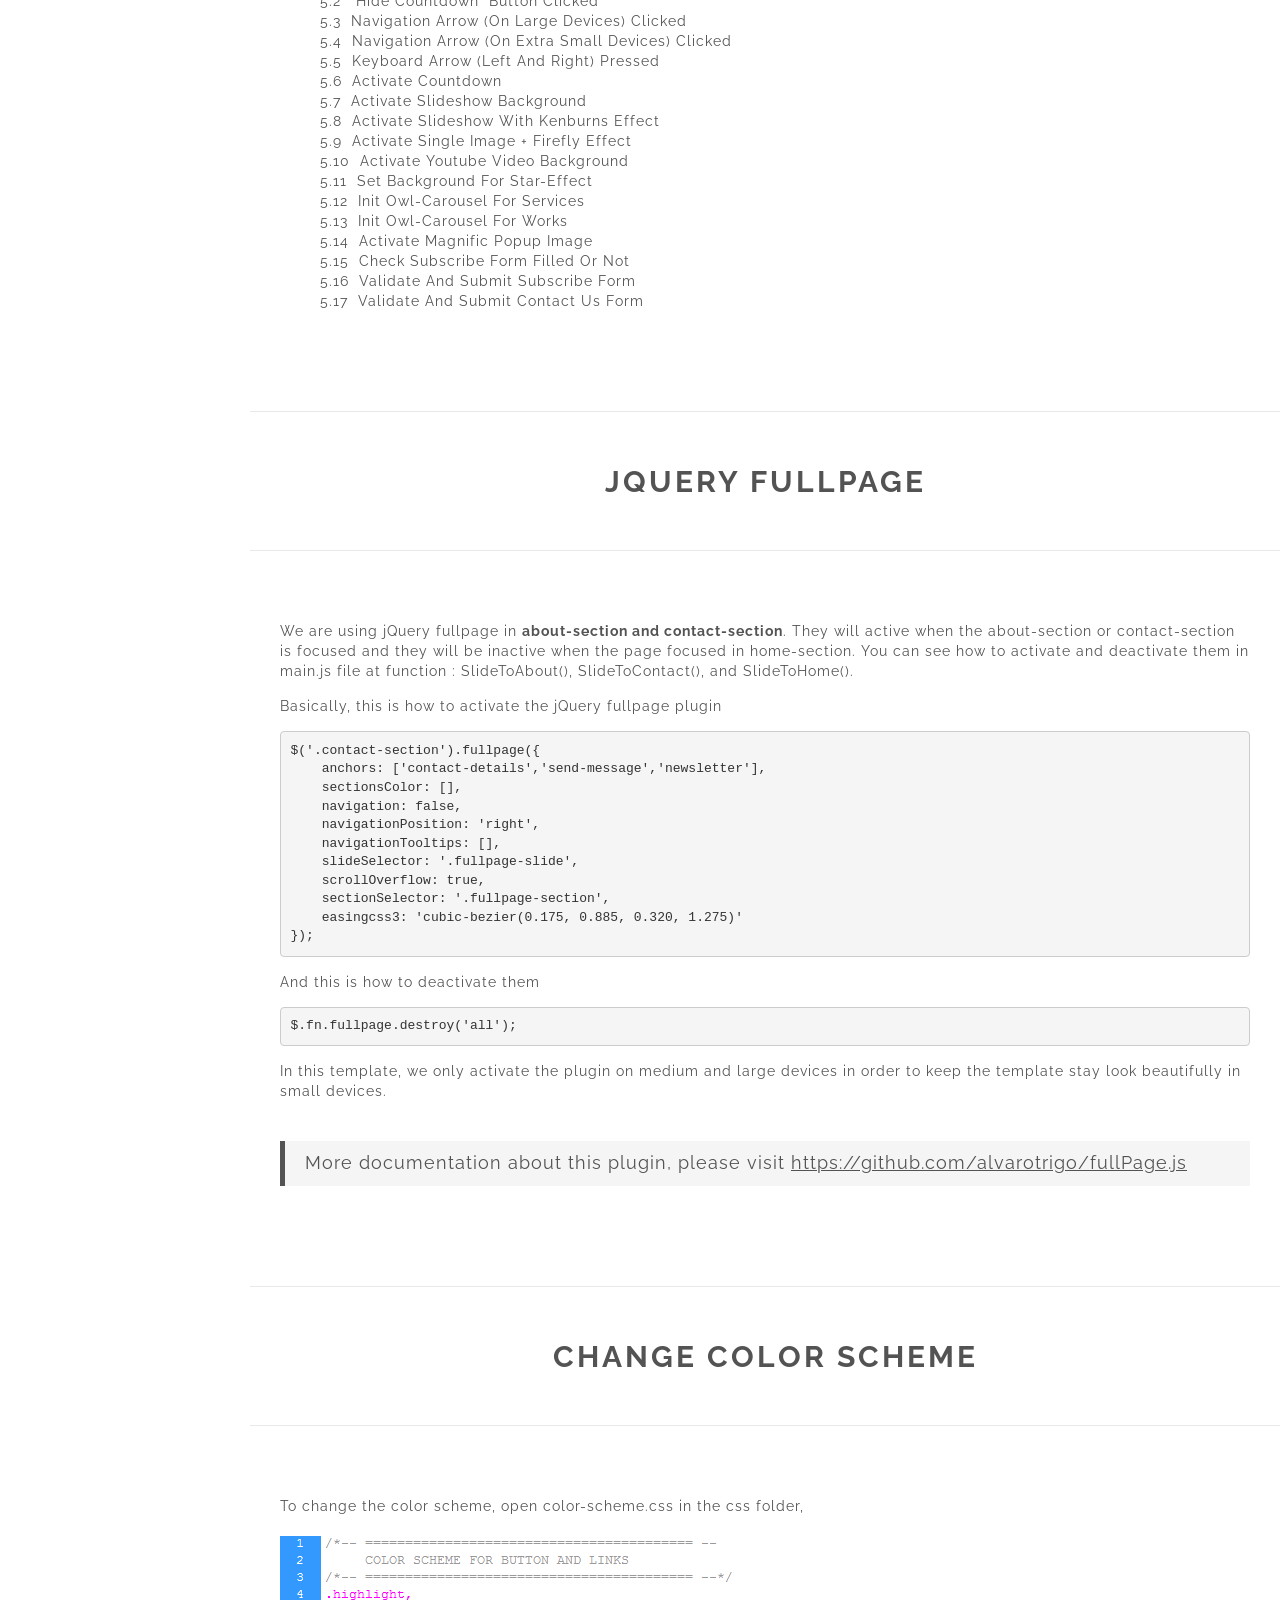
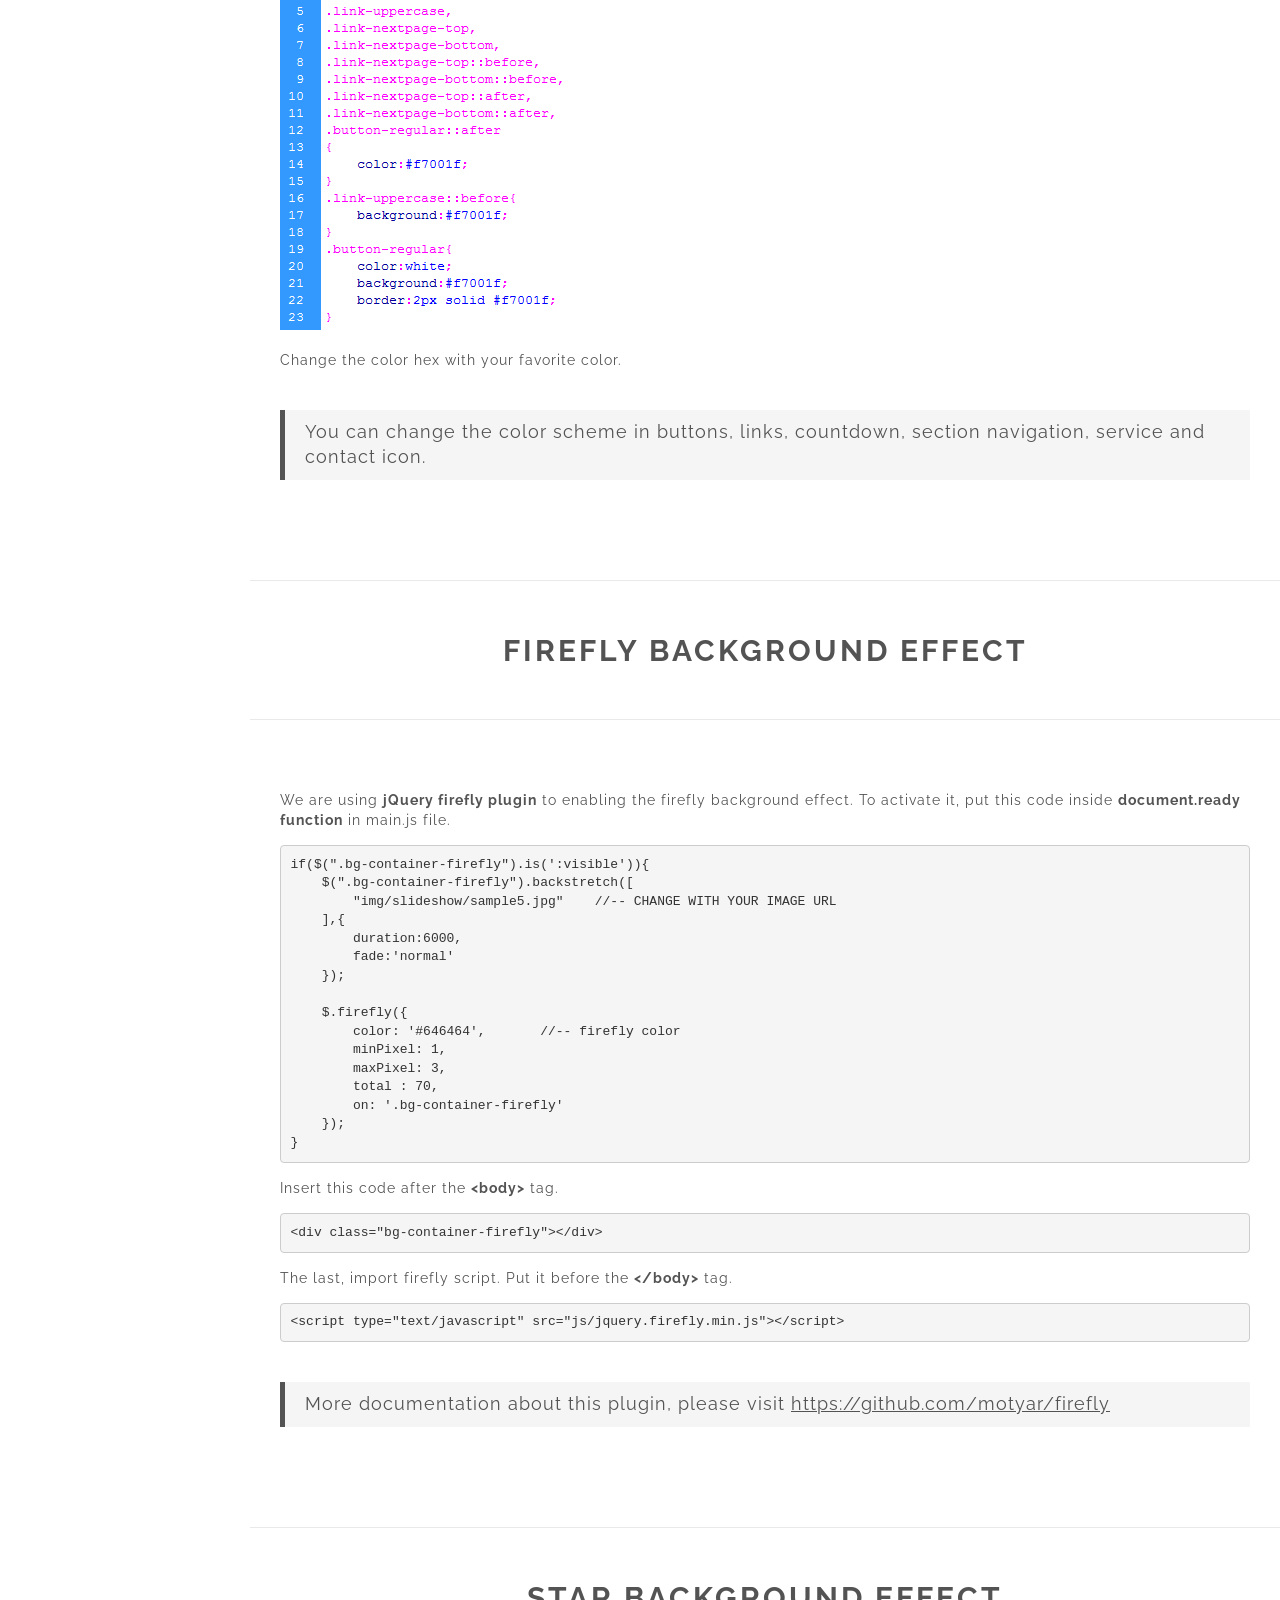
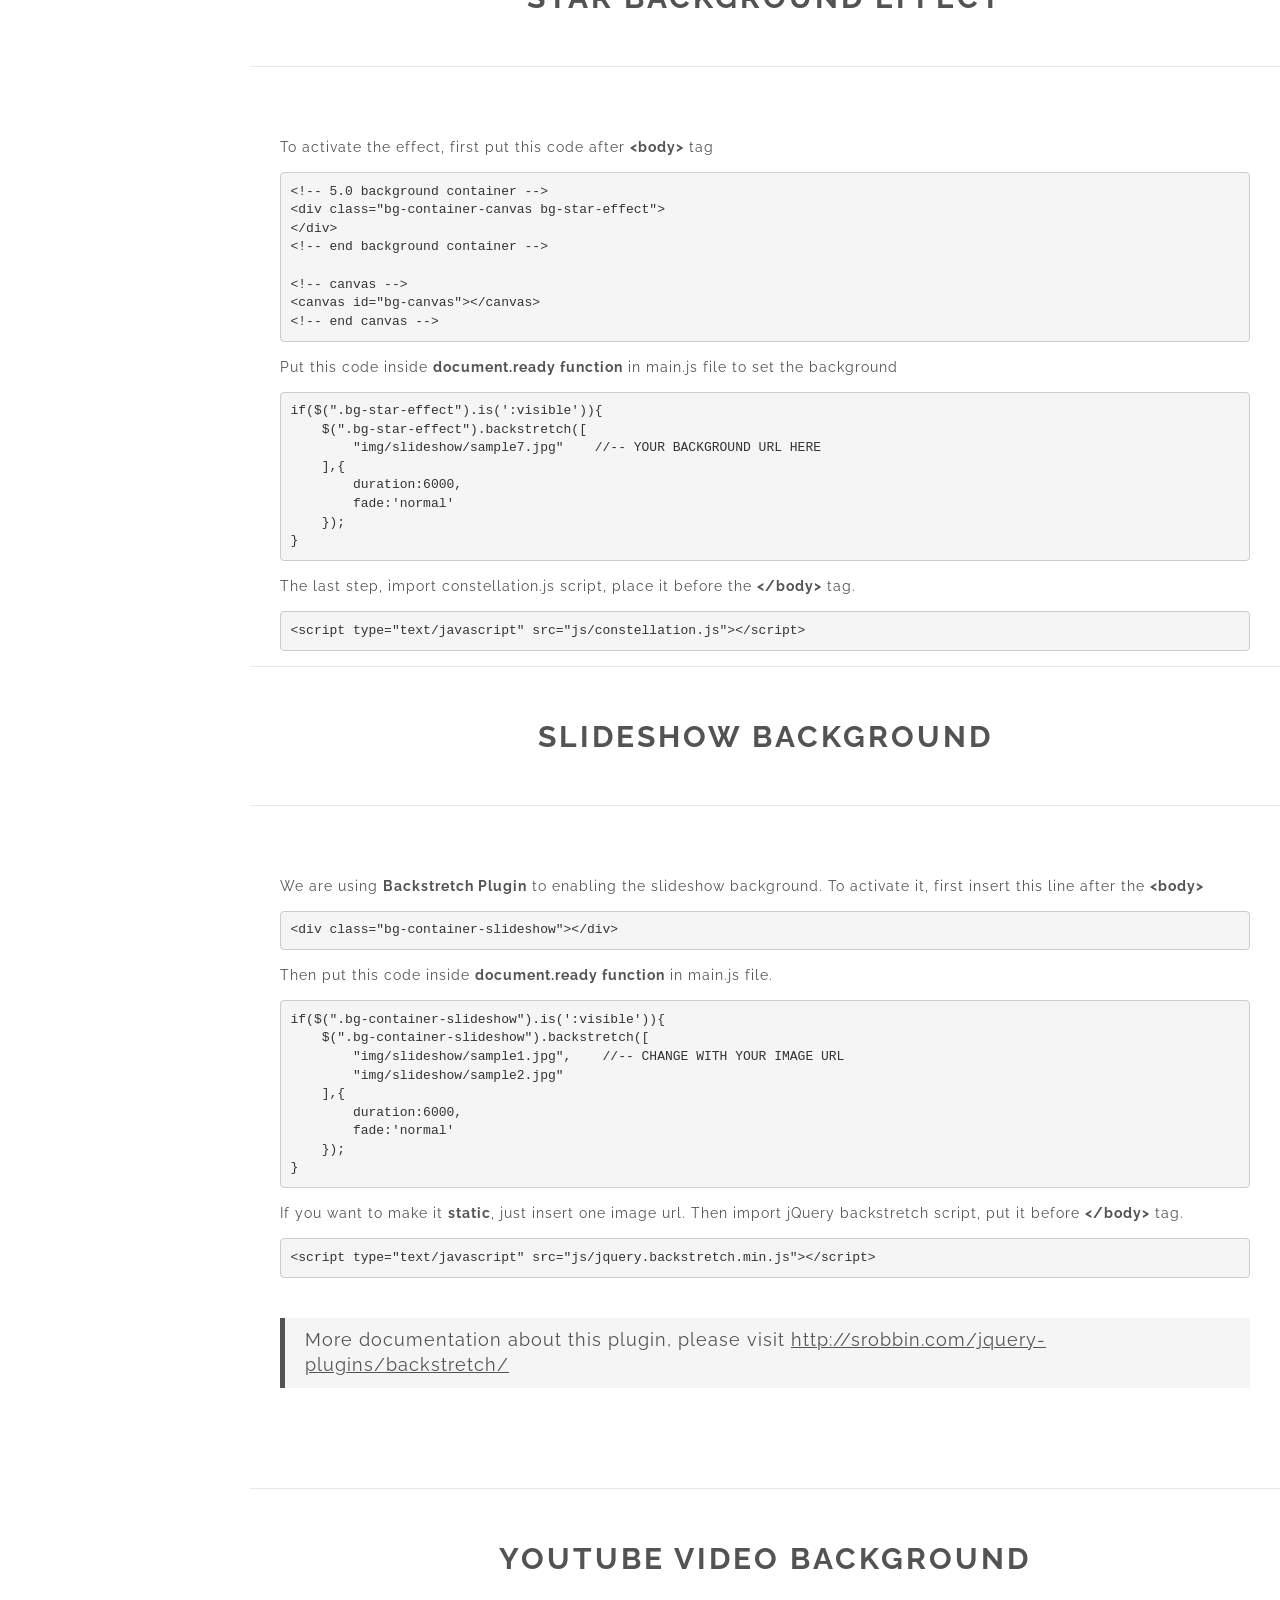
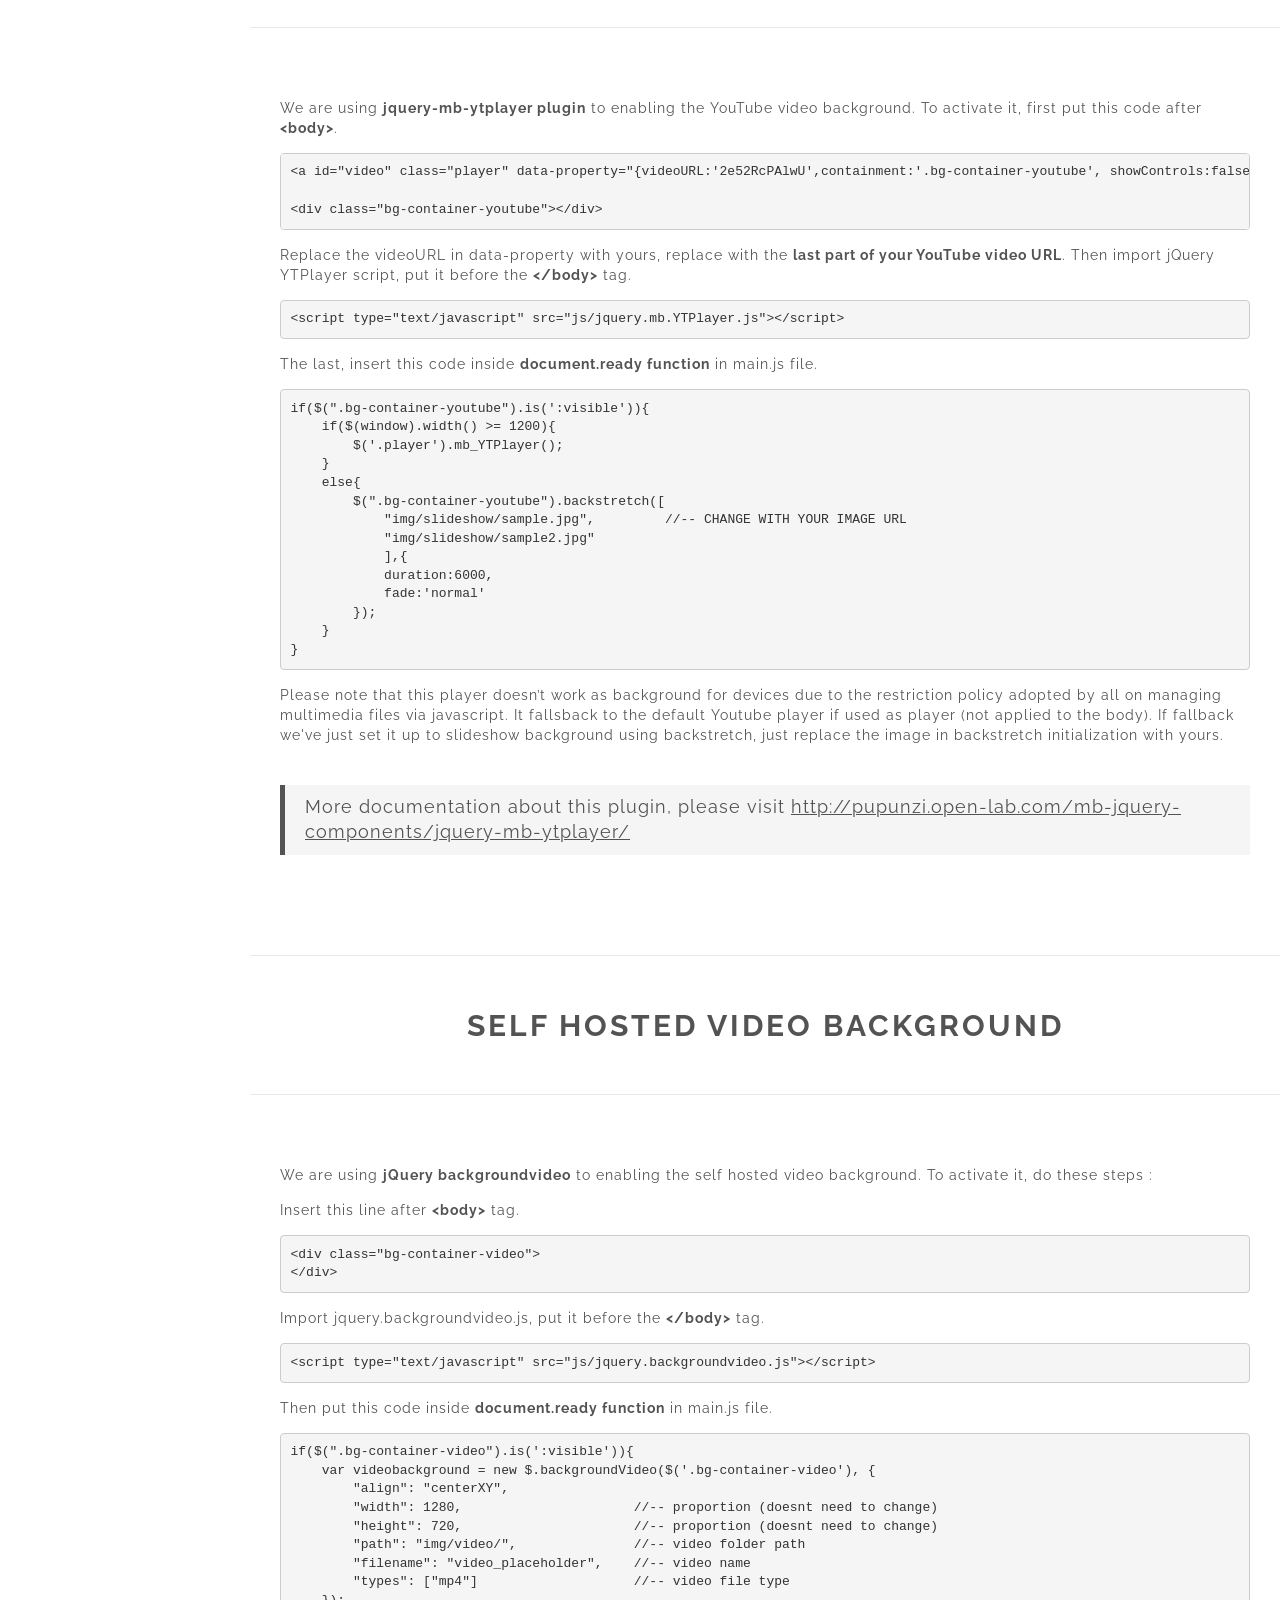
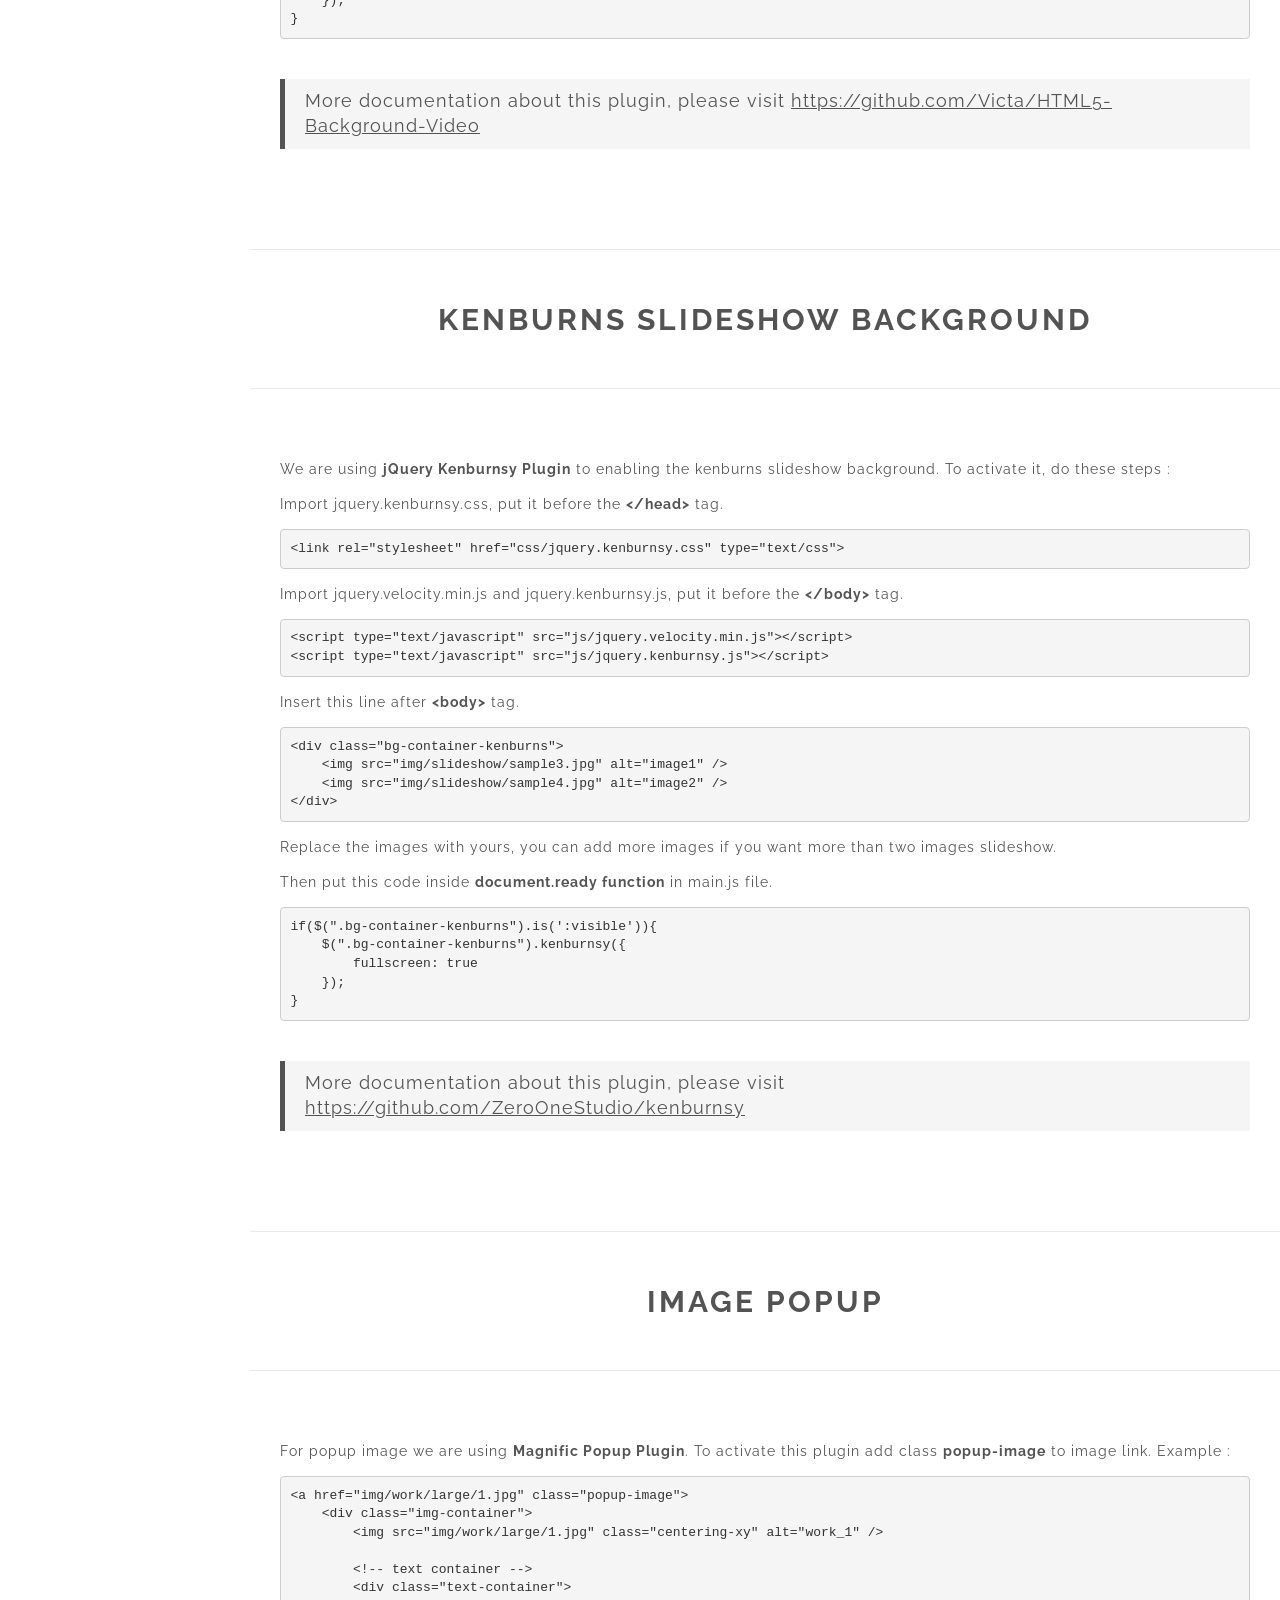
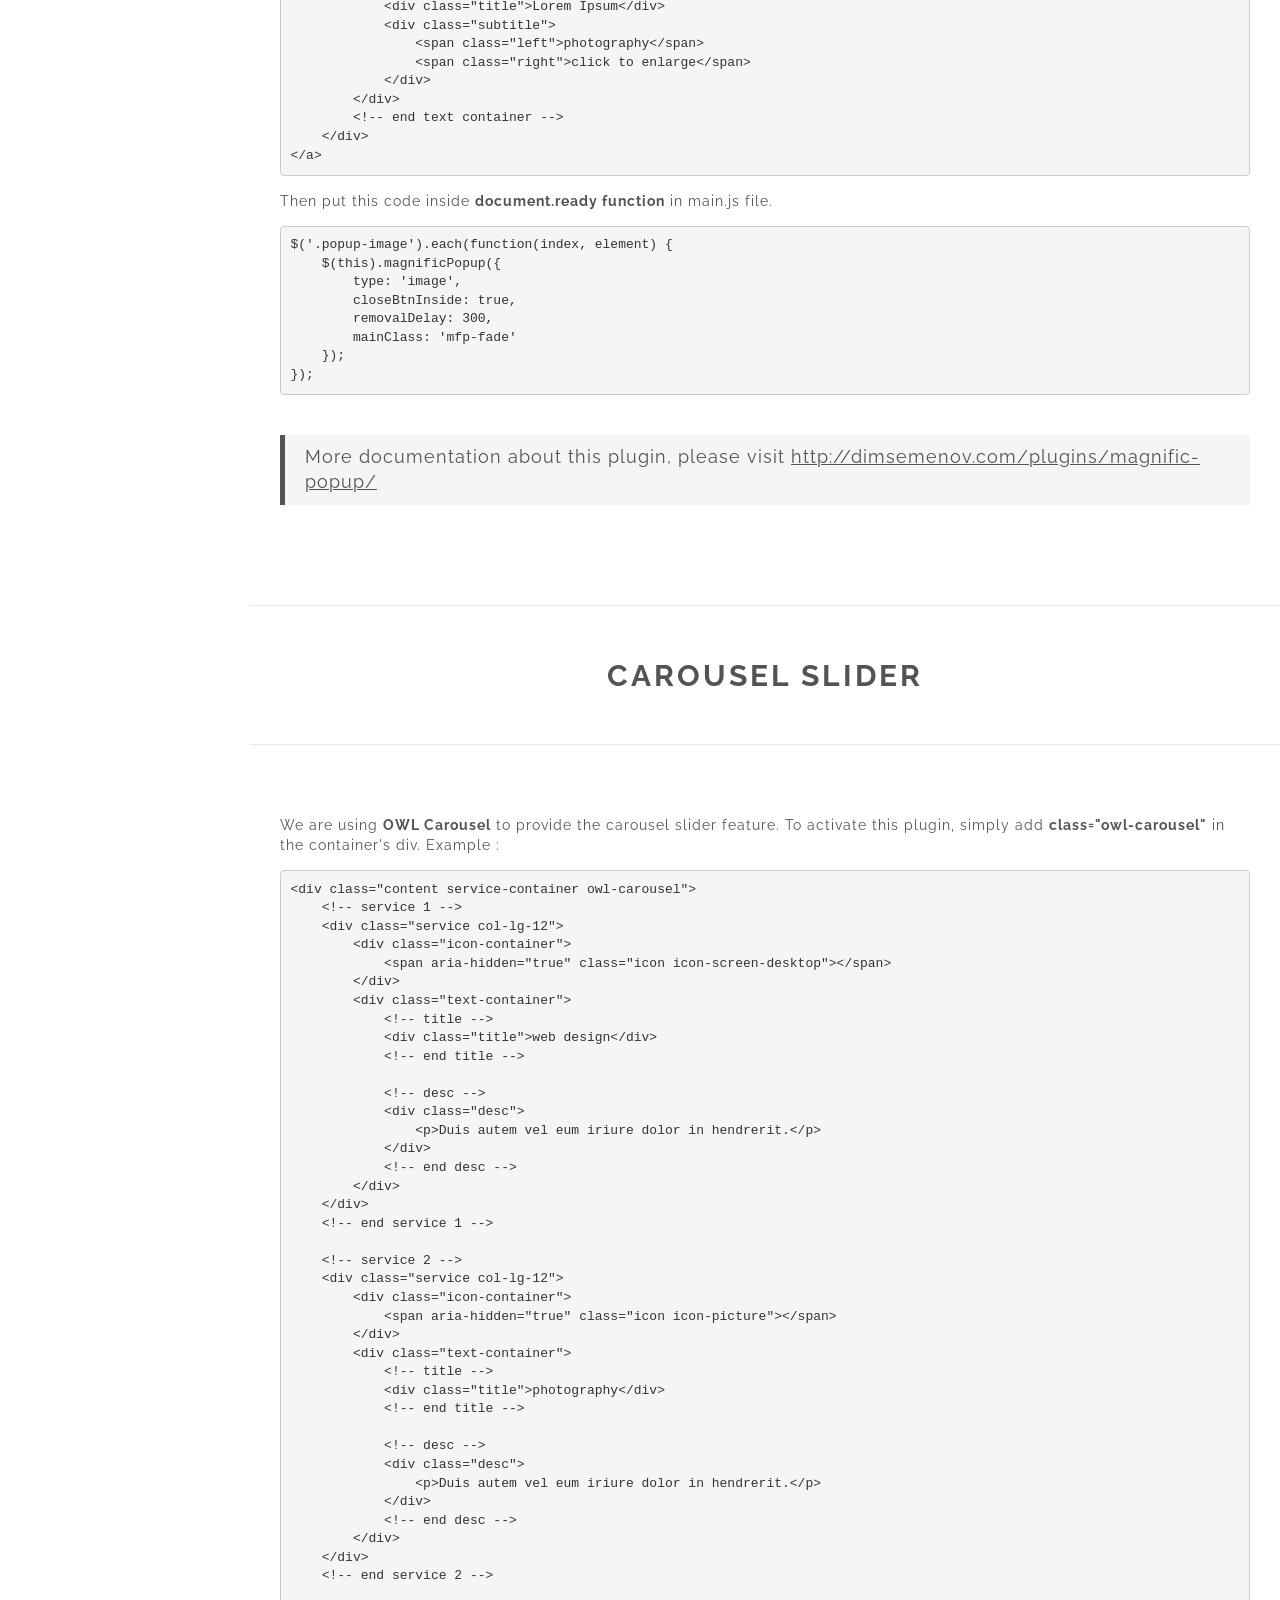
<file: piin/documentation/index.html>
<!DOCTYPE html>
<html lang="en">
<head>
    <meta charset="utf-8">
    <meta http-equiv="X-UA-Compatible" content="IE=edge">
    <meta name="viewport" content="width=device-width, initial-scale=1">
    <meta name="description" content="">
    <meta name="author" content="">

    <title>PIIN - Minimalist Coming Soon Template</title>

    <!-- Bootstrap Core CSS -->
    <link href="css/bootstrap.min.css" rel="stylesheet">

    <!-- Custom CSS -->
    <link href="css/style.css" rel="stylesheet">
    <link href="css/simple-line-icons.css" rel="stylesheet">

    <!-- HTML5 Shim and Respond.js IE8 support of HTML5 elements and media queries -->
    <!-- WARNING: Respond.js doesn't work if you view the page via file:// -->
    <!--[if lt IE 9]>
        <script src="https://oss.maxcdn.com/libs/html5shiv/3.7.0/html5shiv.js"></script>
        <script src="https://oss.maxcdn.com/libs/respond.js/1.4.2/respond.min.js"></script>
    <![endif]-->
	
    <!-- jQuery Version 1.11.0 -->
    <script type="text/javascript" src="js/jquery-1.11.0.js"></script>
</head>

<body>

    <div id="wrapper">
        <!-- Sidebar -->
        <div id="sidebar-wrapper">
            <ul class="sidebar-nav">
                <li class="sidebar-brand">
                    <!-- logo -->
                    <div class="img-container">
                    	<img src="img/logo.png" height="50" style="margin-left:-15px;" />
                    </div>
                    <!-- end logo -->
                </li>
                <li>
                    <a id="section-link" class="active" href="#intro">Introduction</a>
                </li>
                <li>
                    <a id="section-link" href="#folder-structure">Folder Structure</a>
                </li>
                <li>
                    <a id="section-link" href="#html-structure">HTML Structure</a>
                </li>
                <li>
                    <a id="section-link" href="#css-files">CSS Files</a>
                </li>
                <li>
                    <a id="section-link" href="#js-files">JavaScript Files</a>
                </li>
                <li>
                    <a id="section-link" href="#fullpage">JQuery FullPage</a>
                </li>
                <li>
                    <a id="section-link" href="#color-scheme">Change Color Scheme</a>
                </li>
                <li>
                    <a id="section-link" href="#firefly">Firefly Background Effect</a>
                </li>
                <li>
                    <a id="section-link" href="#star">Star Background Effect</a>
                </li>
                <li>
                    <a id="section-link" href="#slideshow-bg">Slideshow Background</a>
                </li>
                <li>
                    <a id="section-link" href="#yt-bg">YouTube Video Background</a>
                </li>
                <li>
                    <a id="section-link" href="#video">Self Hosted Video Bg</a>
                </li>
                <li>
                    <a id="section-link" href="#kenburns">Kenburns Slideshow</a>
                </li>
                <li>
                    <a id="section-link" href="#image-popup">Image Popup</a>
                </li>
                <li>
                    <a id="section-link" href="#carousel">Carousel Slider</a>
                </li>
                <li>
                    <a id="section-link" href="#countdown">Countdown</a>
                </li>
                <li>
                    <a id="section-link" href="#simple-icons">Simple Line Icons</a>
                </li>
                <li>
                    <a id="section-link" href="#mail-chimp">MailChimp Integration</a>
                </li>
                <li>
                    <a id="section-link" href="#form-validation">Form Validation</a>
                </li>
                <li>
                    <a id="section-link" href="#social-media">Social Media Link</a>
                </li>
                <li>
                    <a id="section-link" href="#credits">Sources & Credits</a>
                </li>
            </ul>
        </div>
        <!-- /#sidebar-wrapper -->
		
        <a href="javascript:void(0)" id="menu-toggle" title="show / hide sidebar"></a>
        
        <!-- Page Content -->
        <div id="page-content-wrapper" style="padding:0px;">
            <div class="container-fluid">
                <div class="row">
                	<!-- INTRO -->
                    <div id="intro">
                       <!-- title -->
                       <div class="section-title">
                            <div class="col-lg-12">
                               	<h1>INTRODUCTION</h1>
                            </div>
                       </div>
                       <!-- end title -->
                       
                       <!-- content -->
                       <div class="section-content">
                       		<div class="col-lg-12">
                               <h1>PIIN</h1>
                               <h3 class="border-bottom">Minimalist Coming Soon Template</h3>
                               
                               <p>
                               		Version : 2.0<br>
                                    Created : 15 May 2015<br>
                               		Latest Update : 31 May 2015<br>
                                    By : SimplePixel<br>
                                    Profile Page : <a href="http://themeforest.net/user/SimplePixel">SimplePixel</a><br>
                                    Email : pixel.simple@yahoo.com
                               </p>
                               
                               <p>
                               		Thank you for purchasing our template, we hope this documentation can help you to customize this template easily. If you have any difficulties in customizing the template, please send us an email or contact us via our <a href="http://themeforest.net/user/SimplePixel">profile page</a>.
                               </p>
                               
                               <p>
                               		We hope you'll love the template as we do and we will appreciate if you can help us to rate and review this template on ThemeForest.
                               </p>
                               
                               <blockquote class="end-content" style="font-weight:bold;">NOTE : All photos and video in the demo are not included in the download package. It will be replaced by placeholder.</blockquote>
                            </div>
                       </div>
                       <!-- end content --> 
                    </div>
                    <!-- END INTRO -->
                    
                    <!-- FOLDER STRUCTURE -->
                    <div id="folder-structure">
                    	<!-- title -->
                       <div class="section-title">
                            <div class="col-lg-12">
                               	<h1>FOLDER STRUCTURE</h1>
                            </div>
                       </div>
                       <!-- end title -->
                       
                       <!-- content -->
                       <div class="section-content">
                       		<div class="col-lg-12">
                            	<p>
                                	After downloading and extracting, you will find 2 folders : 
                                    <ul>
                                    	<li><strong>Documentation : </strong>contain all documentation files.</li>
                                    	<li><strong>Website : </strong>contain all template files.</li>
                                    </ul>
                                </p>
                                
                                <p>
                                	In website folder you will find these folders : 
                                    <ul>
                                    	<li><strong>css : </strong>contain css files for themes and animations (css3 animation).</li>
                                        <li><strong>fonts : </strong>contain all font files.</li>
                                        <li><strong>img : </strong>contain all image and icon files.</li>
                                        <li><strong>js : </strong>contain javascript files.</li>
                                        <li><strong>php : </strong>contain all php script files.</li>
                                    </ul>
                                </p>
                                
                                <p>
                                	The main html file are : 
                                    <ul>
                                        <li><strong>demo_1.html : </strong>demo with slideshow background.</li>
                                        <li><strong>demo_2.html : </strong>demo with kenburns slideshow background.</li>
                                        <li><strong>demo_3.html : </strong>demo with single image + firefly effect background.</li>
                                        <li><strong>demo_4.html : </strong>demo with YouTube video background.</li>
                                        <li><strong>demo_5.html : </strong>demo with single image + star effect background.</li>
                                        <li><strong>demo_6.html : </strong>demo with self hosted video background.</li>
                                    </ul>
                                </p>
                                
                                <blockquote class="end-content">You can find the main html file in website folder.</blockquote>
                            </div>
                       </div>
                       <!-- end content -->
                    </div>
                    <!-- END FOLDER STRUCTURE -->
                    
                    <!-- HTML STRUCTURE -->
                    <div id="html-structure">
                       <!-- title -->
                       <div class="section-title">
                            <div class="col-lg-12">
                               	<h1>HTML STRUCTURE</h1>
                            </div>
                       </div>
                       <!-- end title -->
                       
                       <!-- content -->
                       <div class="section-content">
                       		<!-- basic structure -->
                            <div class="col-lg-12">
                                <p>
                                	<img src="img/structure.png" style="width:100%; margin-bottom:50px;" />
                                	Below is the basic html structure of this template.
                                	<pre>
&lt;body&gt;
    &lt;div class="preloader"&gt;&lt;/div&gt;
        
    &lt;div class="bg-container-slideshow"&gt;&lt;/div&gt;
        
    &lt;!-- section nav (will be hidden on small devices) --&gt;
    &lt;nav class="center-nav hidden-xs"&gt;&lt;/nav&gt;
        
    &lt;!-- countdown popup page --&gt;
    &lt;div class="countdown"&gt;YOUR COUNTDOWN GOES HERE&lt;/div&gt;
        
    &lt;!-- page container --&gt;
    &lt;div class="page-container"&gt;
        	
        &lt;!-- home section --&gt;
        &lt;div class="home-section"&gt;
            &lt;!-- section nav (WILL BE VISIBLE ON EXTRA SMALL DEVICES) --&gt;
            &lt;nav class="visible-xs top-nav"&gt;&lt;/nav&gt;
        
            &lt;div class="logo"&gt;YOUR LOGO GOES HERE&lt;/div&gt;
                
            &lt;div class="content-container"&gt;YOUR HOME CONTENT GOES HERE&lt;/div&gt;
        &lt;/div&gt;
        &lt;!-- end home section --&gt;
            
        &lt;!-- about section --&gt;
        &lt;div class="about-section"&gt;
            &lt;!-- section nav (WILL BE VISIBLE ON EXTRA SMALL DEVICES) --&gt;
            &lt;nav class="visible-xs top-nav"&gt;&lt;/nav&gt;
                
            &lt;!-- company desc --&gt;
            &lt;div class="company-desc fullpage-section" data-anchor="company-desc"&gt;
                COMPANY DESCRIPTION GOES HERE
            &lt;/div&gt;
            &lt;!-- end company desc --&gt;
                
            &lt;!-- services --&gt;
            &lt;div class="services fullpage-section" data-anchor="services"&gt;
                SERVICES GOES HERE
            &lt;/div&gt;
            &lt;!-- end services --&gt;
                
            &lt;!-- works --&gt;
            &lt;div class="works fullpage-section" data-anchor="works"&gt;
                YOUR PORTFOLIO GOES HERE
            &lt;/div&gt;
            &lt;!-- end works --&gt;
        &lt;/div&gt;
        &lt;!-- end about section --&gt;
            
        &lt;!-- contact section --&gt;
        &lt;div class="contact-section"&gt;
            &lt;!-- section nav (WILL BE VISIBLE ON EXTRA SMALL DEVICES) --&gt;
            &lt;nav class="visible-xs top-nav"&gt;&lt;/nav&gt;
                
            &lt;!-- contact details --&gt;
            &lt;div class="contact-details fullpage-section" data-anchor="contact-details"&gt;
                YOUR CONTACT DETAILS GOES HERE
            &lt;/div&gt;
            &lt;!-- end contact details --&gt;
                
            &lt;!-- send message --&gt;
            &lt;div class="send-message fullpage-section" data-anchor="send-message"&gt;
                SEND MESSAGE FORM GOES HERE
            &lt;/div&gt;
            &lt;!-- end send message --&gt;
                
            &lt;!-- newsletter --&gt;
            &lt;div class="newsletter fullpage-section" data-anchor="newsletter"&gt;
                SUBSCRIBE FORM GOES HERE
            &lt;/div&gt;
            &lt;!-- end newsletter --&gt;
        &lt;/div&gt;
        &lt;!-- end contact section --&gt;
            
    &lt;/div&gt;
    &lt;!-- end page container --&gt;
&lt;/body&gt;
</pre>
                                </p>
                            </div>
                            <!-- end basic structure -->
                            
                            <!-- table of content -->
                            <div class="col-lg-12" style="margin-top:50px;">
                            	<h1 class="border-bottom">Table of content of main html file.</h1>
                                <p>
                                	<ol class="table-content">
                                    	<li>&nbsp;meta</li>
                                        <li>&nbsp;title</li>
                                        <li>&nbsp;css import</li>
                                        <li>&nbsp;preloader</li>
                                        <li>&nbsp;background container</li>
                                        <li>&nbsp;section nav (will be hidden on small devices)</li>
                                        <li>&nbsp;countdown page</li>
                                        <li>&nbsp;page container
                                        	<ol class="table-content">
                                            	<li>&nbsp;home section
                                                	<ol class="table-content">
                                            			<li>&nbsp;logo</li>
                                                		<li>&nbsp;word rotator</li>
                                                		<li>&nbsp;navigation guide (will be hidden on small devices)</li>
                                            		</ol>
                                                </li>
                                                <li>&nbsp;about section
                                                	<ol class="table-content">
                                            			<li>&nbsp;company desc
                                                        	<ol class="table-content">
                                            					<li>&nbsp;quote</li>
                                                				<li>&nbsp;about desc</li>
                                            				</ol>
                                                        </li>
                                                		<li>&nbsp;services
                                                        	<ol class="table-content">
                                            					<li>&nbsp;service container</li>
                                            				</ol>
                                                        </li>
                                                		<li>&nbsp;works
                                                        	<ol class="table-content">
                                            					<li>&nbsp;works container</li>
                                            				</ol>
                                                        </li>
                                            		</ol>
                                                </li>
                                                <li>&nbsp;contact section
                                                	<ol class="table-content">
                                            			<li>&nbsp;contact details
                                                        	<ol class="table-content">
                                            					<li>&nbsp;contact container</li>
                                            				</ol>
                                                        </li>
                                                        <li>&nbsp;send message
                                                        	<ol class="table-content">
                                            					<li>&nbsp;contact form container</li>
                                            				</ol>
                                                        </li>
                                                        <li>&nbsp;newsletter
                                                        	<ol class="table-content">
                                            					<li>&nbsp;subscribe form container</li>
                                                                <li>&nbsp;social media link</li>
                                            				</ol>
                                                        </li>
                                            		</ol>
                                                </li>
                                            </ol>
                                        </li>
                                        <li>&nbsp;javascript import</li>
                                    </ol>
                                </p>
                                <p class="end-content"></p>
                            </div>
                            <!-- end table of content -->
                       </div>
                       <!-- end content -->
                    </div>
                    <!-- END HTML STRUCTURE -->
                    
                    <!-- CSS FILES -->
                    <div id="css-files">
                       <!-- title -->
                       <div class="section-title">
                            <div class="col-lg-12">
                               	<h1>CSS FILES</h1>
                            </div>
                       </div>
                       <!-- end title -->
                       
                       <!-- content -->
                       <div class="section-content">
                       		<div class="col-lg-12">
                            	<p>
                                	We are using 15 css files in this template. Here they are :
                                    <ol>
                                    	<li><strong>bootstrap.min.css</strong> -> used for Bootstrap framework.</li>
                                        <li><strong>font-awesome.min.css</strong> -> used for font awesome library.</li>
                                        <li><strong>animate.min.css</strong> -> used for import CSS3 animations.</li>
                                        <li><strong>simple-line-icons.css</strong> -> used for simple line icons library.</li>
                                        <li><strong>magnific-popup.css</strong> -> used for magnific popup plugin.</li>
                                        <li><strong>jquery.wordrotator.min.css</strong> -> used for jQuery wordrotator plugin.</li>
                                        <li><strong>loader.min.css</strong> -> used for preloader animation.</li>
                                        <li><strong>http://fonts.googleapis.com/css?family=Raleway:300,400</strong> -> import Raleway from Google Font</li>
                                        <li><strong>http://fonts.googleapis.com/css?family=Josefin+Sans:400,600,700</strong> -> import Josefin Sans from Google Font</li>
                                        <li><strong>jquery.fullPage.css</strong> -> used for jQuery fullPage plugin.</li>
                                        <li><strong>owl.carousel.css</strong> -> main style for owl carousel plugin.</li>
                                        <li><strong>owl.theme.css</strong> -> theme style for owl carousel plugin.</li>
                                        <li><strong>jquery.kenburnsy.css</strong> -> used for kenburns slideshow effect.</li>
                                        <li><strong>style.css</strong> -> main css file used for this template.</li>
                                        <li><strong>color-scheme.css</strong> -> set the color scheme of this template.</li>
                                    </ol>
                                </p>
                                <p>
                                	You can see the table of contents of style.css (main css file) below.
                                    <ol class="table-content">
                                    	<li>&nbsp;basic style</li>
                                        <li>&nbsp;typography</li>
                                        <li>&nbsp;forms
                                        	<ol class="table-content">
                                            	<li>&nbsp;forms when focus</li>
                                                <li>&nbsp;forms label style</li>
                                            </ol>
                                        </li>
                                        <li>&nbsp;buttons & links style
                                        	<ol class="table-content">
                                            	<li>&nbsp;buttons when hover</li>
                                            </ol>
                                        </li>
                                        <li>&nbsp;background container</li>
                                        <li>&nbsp;transition</li>
                                        <li>&nbsp;basic section style
                                        	<ol class="table-content">
                                            	<li>&nbsp;section navigation</li>
                                                <li>&nbsp;navigation hover</li>
                                            </ol>
                                        </li>
                                        <li>&nbsp;countdown page</li>
                                        <li>&nbsp;preloader</li>
                                        <li>&nbsp;home section</li>
                                        <li>&nbsp;about section
                                        	<ol class="table-content">
                                            	<li>&nbsp;company description</li>
                                                <li>&nbsp;services</li>
                                                <li>&nbsp;works</li>
                                            </ol>
                                        </li>
                                        <li>&nbsp;contact section
                                        	<ol class="table-content">
                                            	<li>&nbsp;contact details</li>
                                                <li>&nbsp;send message</li>
                                                <li>&nbsp;newsletter</li>
                                                <li>&nbsp;social media links</li>
                                            </ol>
                                        </li>
                                        <li>&nbsp;style for small devices</li>
                                        <li>&nbsp;style for extra small devices</li>
                                    </ol>
                                </p>
                                <p class="end-content"></p>
                            </div>
                       </div>
                       <!-- end content -->
                    </div>
                    <!-- END CSS FILES -->
                    
                    <!-- JS FILES -->
                    <div id="js-files">
                       <!-- title -->
                       <div class="section-title">
                            <div class="col-lg-12">
                               	<h1>JAVASCRIPT FILES</h1>
                            </div>
                       </div>
                       <!-- end title -->
                       
                       <!-- content -->
                       <div class="section-content">
                       		<div class="col-lg-12">
                            	<p>
                                	This template is using 20 js files. Here are the js files and their function.
                                    <ol>
                                    	<li><strong>html5shiv.js</strong> -> enable use of HTML5 sectioning elements in Internet Explorer.</li>
                                        <li><strong>respond.min.js</strong> -> enable responsive web design in browsers that don't support CSS3 Media Queries.</li>
                                        <li><strong>jquery.js</strong> -> jQuery library</li>
                                        <li><strong>jquery-ui.min.js</strong> -> jQuery UI library</li>
                                        <li><strong>bootstrap.min.js</strong> -> bootstrap library.</li>
                                        <li><strong>jquery.lwtCountdown-1.0.js</strong> -> countdown plugin.</li>
                                        <li><strong>jquery.backstretch.min.js</strong> -> slideshow background plugin</li>
                                        <li><strong>jquery.validate.min.js</strong> -> form validation plugin.</li>
                                        <li><strong>jquery.mb.YTPlayer.js</strong> -> YouTube video background plugin.</li>
                                        <li><strong>jquery.magnific-popup.min.js</strong> -> image popup plugin.</li>
                                        <li><strong>jquery.velocity.min.js</strong> -> accelerated javascript animation plugin.</li>
                                        <li><strong>jquery.kenburnsy.js</strong> -> slideshow background with kenburns effect plugin.</li>
                                        <li><strong>jquery.firefly.min.js</strong> -> jQuery plugin to create a firefly effect.</li>
                                        <li><strong>jquery.slimscroll.min.js</strong> -> jQuery plugin that transforms any div into a scrollable area with a nice scrollbar (jQuery fullPage dependency).</li>
                                        <li><strong>jquery.fullPage.min.js</strong> -> jQuery plugin to create fullscreen scrolling websites.</li>
                                        <li><strong>owl.carousel.js</strong> -> carousel slider plugin.</li>
                                        <li><strong>jquery.wordrotator.min.js</strong> -> simple text elements rotator plugin.</li>
                                        <li><strong>constellation.js</strong> -> star effect background using canvas.</li>
                                        <li><strong>main.js</strong> -> main javascript file (include plugins calls).</li>
                                    </ol>
                                    
                                    <p>
                                    	Below are the table of contents of main.js file
                                    	<ol class="table-content">
                                    		<li>&nbsp;functions</li>
                                            <li>&nbsp;window.resize function</li>
                                            <li>&nbsp;window.load function
                                            	<ol class="table-content">
                                                	<li>&nbsp;activate word rotator plugin</li>
                                                </ol>
                                            </li>
                                            <li>&nbsp;window.scroll function</li>
                                            <li>&nbsp;document.ready function
                                            	<ol class="table-content">
                                                	<li>&nbsp;"when we launch" button clicked</li>
                                                    <li>&nbsp;"hide countdown" button clicked</li>
                                                    <li>&nbsp;navigation arrow (on large devices) clicked</li>
                                                    <li>&nbsp;navigation arrow (on extra small devices) clicked</li>
                                                    <li>&nbsp;keyboard arrow (left and right) pressed</li>
                                                    <li>&nbsp;activate countdown</li>
                                                    <li>&nbsp;activate slideshow background</li>
                                                    <li>&nbsp;activate slideshow with kenburns effect</li>
                                                    <li>&nbsp;activate single image + firefly effect</li>
                                                    <li>&nbsp;activate youtube video background</li>
                                                    <li>&nbsp;set background for star-effect</li>
                                                    <li>&nbsp;init owl-carousel for services</li>
                                                    <li>&nbsp;init owl-carousel for works</li>
                                                    <li>&nbsp;activate magnific popup image</li>
                                                    <li>&nbsp;check subscribe form filled or not</li>
                                                    <li>&nbsp;validate and submit subscribe form</li>
                                                    <li>&nbsp;validate and submit contact us form</li>
                                                </ol>
                                            </li>
                                        </ol>
                                    </p>
                                    
                                    <p class="end-content"></p>
                                </p>
                            </div>
                       </div>
                       <!-- end content -->
                    </div>
                    <!-- END JS FILES -->
                    
                    <!-- FULLPAGE -->
                    <div id="fullpage">
                       <!-- title -->
                       <div class="section-title">
                            <div class="col-lg-12">
                               	<h1>JQUERY FULLPAGE</h1>
                            </div>
                       </div>
                       <!-- end title -->
                       
                       <!-- content -->
                       <div class="section-content">
                       		<div class="col-lg-12">
                            	<p>We are using jQuery fullpage in <strong>about-section and contact-section</strong>. They will active when the about-section or contact-section is focused and they will be inactive when the page focused in home-section. You can see how to activate and deactivate them in main.js file at function : SlideToAbout(), SlideToContact(), and SlideToHome().</p>
                                
                            	<p>
                                	Basically, this is how to activate the jQuery fullpage plugin
                                    <pre>
$('.contact-section').fullpage({
    anchors: ['contact-details','send-message','newsletter'],
    sectionsColor: [],
    navigation: false,
    navigationPosition: 'right',
    navigationTooltips: [],
    slideSelector: '.fullpage-slide',
    scrollOverflow: true,
    sectionSelector: '.fullpage-section',
    easingcss3: 'cubic-bezier(0.175, 0.885, 0.320, 1.275)'
});</pre>
                                </p>
                                
                                <p>And this is how to deactivate them
                                	<pre>$.fn.fullpage.destroy('all');</pre>
                                </p>
                                
                                <p>
                                	In this template, we only activate the plugin on medium and large devices in order to keep the template stay look beautifully in small devices.
                                </p>
                                
                                <blockquote class="end-content">More documentation about this plugin, please visit <a href="https://github.com/alvarotrigo/fullPage.js">https://github.com/alvarotrigo/fullPage.js</a></blockquote>
                            </div>
                       </div>
                       <!-- end content -->
                    </div>
                    <!-- END FULLPAGE -->
                    
                    <!-- CHANGE COLOR SCHEME -->
                    <div id="color-scheme">
                       <!-- title -->
                       <div class="section-title">
                            <div class="col-lg-12">
                               	<h1>CHANGE COLOR SCHEME</h1>
                            </div>
                       </div>
                       <!-- end title -->
                       
                       <!-- content -->
                       <div class="section-content">
                       		<div class="col-lg-12">
                            	<p>To change the color scheme, open color-scheme.css in the css folder, <br /><br />
                                	<img src="img/scheme.png" alt="scheme" /><br /><br />
                                    Change the color hex with your favorite color.
                                </p>
                                
                                <blockquote class="end-content">You can change the color scheme in buttons, links, countdown, section navigation, service and contact icon.</blockquote>
                            </div>
                       </div>
                       <!-- end content -->
                    </div>
                    <!-- END CHANGE COLOR SCHEME -->
                    
                    <!-- FIREFLY EFFECT -->
                    <div id="firefly">
                       <!-- title -->
                       <div class="section-title">
                            <div class="col-lg-12">
                               	<h1>FIREFLY BACKGROUND EFFECT</h1>
                            </div>
                       </div>
                       <!-- end title -->
                       
                       <!-- content -->
                       <div class="section-content">
                       		<div class="col-lg-12">
                            	<p>
                                	We are using <strong>jQuery firefly plugin</strong> to enabling the firefly background effect. To activate it, put this code inside <strong>document.ready function</strong> in main.js file.
                                    <pre>
if($(".bg-container-firefly").is(':visible')){
    $(".bg-container-firefly").backstretch([
        "img/slideshow/sample5.jpg"    //-- CHANGE WITH YOUR IMAGE URL
    ],{
        duration:6000,
        fade:'normal'
    });
			
    $.firefly({
        color: '#646464',	//-- firefly color
        minPixel: 1,					
        maxPixel: 3,
        total : 70,
        on: '.bg-container-firefly'
    });
}</pre>
                                </p>
                                
                                <p>Insert this code after the <strong>&lt;body&gt;</strong> tag.
                                	<pre>
&lt;div class="bg-container-firefly"&gt;&lt;/div&gt;</pre>
                                </p>
                                
                                <p>The last, import firefly script. Put it before the <strong>&lt;/body&gt;</strong> tag.
                                	<pre>&lt;script type="text/javascript" src="js/jquery.firefly.min.js"&gt;&lt;/script&gt;</pre>
                                </p>
                                                                
                                <blockquote class="end-content">More documentation about this plugin, please visit <a href="https://github.com/motyar/firefly">https://github.com/motyar/firefly</a></blockquote>
                            </div>
                       </div>
                       <!-- end content -->
                    </div>
                    <!-- END FIREFLY EFFECT -->
                    
                    <!-- STAR BACKGROUND EFFECT -->
                    <div id="star">
                       <!-- title -->
                       <div class="section-title">
                            <div class="col-lg-12">
                               	<h1>STAR BACKGROUND EFFECT</h1>
                            </div>
                       </div>
                       <!-- end title -->
                       
                       <!-- content -->
                       <div class="section-content">
                       		<div class="col-lg-12">
                            	<p>To activate the effect, first put this code after <strong>&lt;body&gt;</strong> tag
                                	<pre>
&lt;!-- 5.0 background container --&gt;
&lt;div class="bg-container-canvas bg-star-effect"&gt;
&lt;/div&gt;
&lt;!-- end background container --&gt;  
        
&lt;!-- canvas --&gt;
&lt;canvas id="bg-canvas"&gt;&lt;/canvas&gt;
&lt;!-- end canvas --&gt;
</pre>
                                </p>
                                <p>Put this code inside <strong>document.ready function</strong> in main.js file to set the background
                                	<pre>
if($(".bg-star-effect").is(':visible')){
    $(".bg-star-effect").backstretch([
        "img/slideshow/sample7.jpg"    //-- YOUR BACKGROUND URL HERE
    ],{
        duration:6000,
        fade:'normal'
    });
}</pre>
                                </p>
                                <p>The last step, import constellation.js script, place it before the <strong>&lt;/body&gt;</strong> tag.
                                	<pre>&lt;script type="text/javascript" src="js/constellation.js"&gt;&lt;/script&gt;</pre>
                                </p>
                            </div>
                       </div>
                       <!-- end content -->
                    </div>
                    <!-- END STAR BACKGROUND EFFECT -->
                    
                    <!-- SLIDESHOW BACKGROUND -->
                    <div id="slideshow-bg">
                       <!-- title -->
                       <div class="section-title">
                            <div class="col-lg-12">
                               	<h1>SLIDESHOW BACKGROUND</h1>
                            </div>
                       </div>
                       <!-- end title -->
                       
                       <!-- content -->
                       <div class="section-content">
                       		<div class="col-lg-12">
                            	<p>
                                	We are using <strong>Backstretch Plugin</strong> to enabling the slideshow background. To activate it, first insert this line after the <strong>&lt;body&gt;</strong>
                                    <pre>&lt;div class="bg-container-slideshow"&gt;&lt;/div&gt;</pre>
                                </p>
                                <p>
                                	Then put this code inside <strong>document.ready function</strong> in main.js file.
                                    <pre>
if($(".bg-container-slideshow").is(':visible')){
    $(".bg-container-slideshow").backstretch([
        "img/slideshow/sample1.jpg",	//-- CHANGE WITH YOUR IMAGE URL
        "img/slideshow/sample2.jpg"
    ],{
        duration:6000,
        fade:'normal'
    });
}</pre>
                                </p>
                                
                                <p>If you want to make it <strong>static</strong>, just insert one image url. Then import jQuery backstretch script, put it before <strong>&lt;/body&gt;</strong> tag.
                                	<pre>&lt;script type="text/javascript" src="js/jquery.backstretch.min.js"&gt;&lt;/script&gt;</pre>
                                </p>
                                
                                <blockquote class="end-content">More documentation about this plugin, please visit <a href="http://srobbin.com/jquery-plugins/backstretch/">http://srobbin.com/jquery-plugins/backstretch/</a></blockquote>
                            </div>
                       </div>
                       <!-- end content -->
                    </div>
                    <!-- END SLIDESHOW BACKGROUND -->
                    
                    <!-- YOUTUBE BACKGROUND -->
                    <div id="yt-bg">
                       <!-- title -->
                       <div class="section-title">
                            <div class="col-lg-12">
                               	<h1>YOUTUBE VIDEO BACKGROUND</h1>
                            </div>
                       </div>
                       <!-- end title -->
                       
                       <!-- content -->
                       <div class="section-content">
                       		<div class="col-lg-12">
                            	<p>
                                    We are using <strong>jquery-mb-ytplayer plugin</strong> to enabling the YouTube video background. To activate it, first put this code after <strong>&lt;body&gt;</strong>.
                                    <pre>
&lt;a id="video" class="player" data-property="{videoURL:'2e52RcPAlwU',containment:'.bg-container-youtube', showControls:false, autoPlay:true, loop:true, mute:true, startAt:0, opacity:1, addRaster:false, quality:'large'}"&gt;&lt;/a&gt;
        
&lt;div class="bg-container-youtube"&gt;&lt;/div&gt;</pre>
                                </p>
                                
                                <p>Replace the videoURL in data-property with yours, replace with the <strong>last part of your YouTube video URL</strong>. Then import jQuery YTPlayer script, put it before the <strong>&lt;/body&gt;</strong> tag.
                                	<pre>&lt;script type="text/javascript" src="js/jquery.mb.YTPlayer.js"&gt;&lt;/script&gt;</pre>
                                </p>
                                
                                <p>
                                	The last, insert this code inside <strong>document.ready function</strong> in main.js file.
                                    <pre>
if($(".bg-container-youtube").is(':visible')){
    if($(window).width() >= 1200){
        $('.player').mb_YTPlayer();
    }
    else{
        $(".bg-container-youtube").backstretch([
            "img/slideshow/sample.jpg",		//-- CHANGE WITH YOUR IMAGE URL
            "img/slideshow/sample2.jpg"
            ],{
            duration:6000,
            fade:'normal'
        });
    }
}</pre>
                                </p>
                                <p>
                                	Please note that this player doesn’t work as background for devices due to the restriction policy adopted by all on managing multimedia files via javascript. It fallsback to the default Youtube player if used as player (not applied to the body). If fallback we've just set it up to slideshow background using backstretch, just replace the image in backstretch initialization with yours.
                                </p>
                                
                                <blockquote class="end-content">More documentation about this plugin, please visit <a href="http://pupunzi.open-lab.com/mb-jquery-components/jquery-mb-ytplayer/">http://pupunzi.open-lab.com/mb-jquery-components/jquery-mb-ytplayer/</a></blockquote>
                            </div>
                       </div>
                       <!-- end content -->
                    </div>
                    <!-- END YOUTUBE BACKGROUND -->
                    
                    <!-- SELF HOSTED VIDEO -->
                    <div id="video">
                       <!-- title -->
                       <div class="section-title">
                            <div class="col-lg-12">
                               	<h1>SELF HOSTED VIDEO BACKGROUND</h1>
                            </div>
                       </div>
                       <!-- end title -->
                       
                       <!-- content -->
                       <div class="section-content">
                       		<div class="col-lg-12">
                            	<p>
                                	We are using <strong>jQuery backgroundvideo</strong> to enabling the self hosted video background. To activate it, do these steps : </p>
                                <p>Insert this line after <strong>&lt;body&gt;</strong> tag.
                                    <pre>
&lt;div class="bg-container-video"&gt;
&lt;/div&gt;</pre>
                                </p>
                                    
                                <p>
                                    Import jquery.backgroundvideo.js, put it before the <strong>&lt;/body&gt;</strong> tag.
                                    <pre>&lt;script type="text/javascript" src="js/jquery.backgroundvideo.js"&gt;&lt;/script&gt;</pre>
                                </p>
                                    
                                <p>
                                	Then put this code inside <strong>document.ready function</strong> in main.js file.
                                    <pre>
if($(".bg-container-video").is(':visible')){
    var videobackground = new $.backgroundVideo($('.bg-container-video'), {
        "align": "centerXY",
        "width": 1280,                      //-- proportion (doesnt need to change)
        "height": 720,                      //-- proportion (doesnt need to change)
        "path": "img/video/",               //-- video folder path
        "filename": "video_placeholder",    //-- video name
        "types": ["mp4"]                    //-- video file type
    });
}</pre>
                                </p>
                                
                                <blockquote class="end-content">More documentation about this plugin, please visit <a href="https://github.com/Victa/HTML5-Background-Video">https://github.com/Victa/HTML5-Background-Video</a></blockquote>
                            </div>
                       </div>
                       <!-- end content -->
                    </div>
                    <!-- END SELF HOSTED VIDEO -->
                    
                    <!-- KENBURNS SLIDESHOW -->
                    <div id="kenburns">
                       <!-- title -->
                       <div class="section-title">
                            <div class="col-lg-12">
                               	<h1>KENBURNS SLIDESHOW BACKGROUND</h1>
                            </div>
                       </div>
                       <!-- end title -->
                       
                       <!-- content -->
                       <div class="section-content">
                       		<div class="col-lg-12">
                            	<p>
                                	We are using <strong>jQuery Kenburnsy Plugin</strong> to enabling the kenburns slideshow background. To activate it, do these steps : </p>
                                    <p>
                                    	Import jquery.kenburnsy.css, put it before the <strong>&lt;/head&gt;</strong> tag.
                                        <pre>&lt;link rel="stylesheet" href="css/jquery.kenburnsy.css" type="text/css"&gt;</pre>
                                    </p>
                                    
                                    <p>
                                    	Import jquery.velocity.min.js and jquery.kenburnsy.js, put it before the <strong>&lt;/body&gt;</strong> tag.
                                        <pre>
&lt;script type="text/javascript" src="js/jquery.velocity.min.js"&gt;&lt;/script&gt;
&lt;script type="text/javascript" src="js/jquery.kenburnsy.js"&gt;&lt;/script&gt;</pre>
                                    </p>
                                    
                                    <p>Insert this line after <strong>&lt;body&gt;</strong> tag.
                                    	<pre>
&lt;div class="bg-container-kenburns"&gt;
    &lt;img src="img/slideshow/sample3.jpg" alt="image1" /&gt;
    &lt;img src="img/slideshow/sample4.jpg" alt="image2" /&gt;
&lt;/div&gt;    
</pre>
                                </p>
                                <p>Replace the images with yours, you can add more images if you want more than two images slideshow.</p>
                                <p>
                                	Then put this code inside <strong>document.ready function</strong> in main.js file.
                                    <pre>
if($(".bg-container-kenburns").is(':visible')){
    $(".bg-container-kenburns").kenburnsy({
        fullscreen: true
    });
}</pre>
                                </p>
                                
                                <blockquote class="end-content">More documentation about this plugin, please visit <a href="https://github.com/ZeroOneStudio/kenburnsy">https://github.com/ZeroOneStudio/kenburnsy</a></blockquote>
                            </div>
                       </div>
                       <!-- end content -->
                    </div>
                    <!-- END KENBURNS SLIDESHOW -->
                    
                    <!-- IMAGE POPUP -->
                    <div id="image-popup">
                       <!-- title -->
                       <div class="section-title">
                            <div class="col-lg-12">
                               	<h1>IMAGE POPUP</h1>
                            </div>
                       </div>
                       <!-- end title -->
                       
                       <!-- content -->
                       <div class="section-content">
                       		<div class="col-lg-12">
                            	<p>
                                	For popup image we are using <strong>Magnific Popup Plugin</strong>. To activate this plugin add class <strong>popup-image</strong> to image link. Example :
                                    <pre>
&lt;a href="img/work/large/1.jpg" class="popup-image"&gt;
    &lt;div class="img-container"&gt;
        &lt;img src="img/work/large/1.jpg" class="centering-xy" alt="work_1" /&gt;
                                        
        &lt;!-- text container --&gt;
        &lt;div class="text-container"&gt;
            &lt;div class="title"&gt;Lorem Ipsum&lt;/div&gt;
            &lt;div class="subtitle"&gt;
                &lt;span class="left"&gt;photography&lt;/span&gt;
                &lt;span class="right"&gt;click to enlarge&lt;/span&gt;
            &lt;/div&gt;
        &lt;/div&gt;
        &lt;!-- end text container --&gt;
    &lt;/div&gt;
&lt;/a&gt;    
</pre>
                                </p>
                                <p>Then put this code inside <strong>document.ready function</strong> in main.js file.
                                	<pre>
$('.popup-image').each(function(index, element) {
    $(this).magnificPopup({ 
        type: 'image',
        closeBtnInside: true,
        removalDelay: 300,
        mainClass: 'mfp-fade'
    });
});</pre>
                                </p>
                                
                                <blockquote class="end-content">More documentation about this plugin, please visit <a href="http://dimsemenov.com/plugins/magnific-popup/">http://dimsemenov.com/plugins/magnific-popup/</a></blockquote>
                            </div>
                       </div>
                       <!-- end content -->
                    </div>
                    <!-- END IMAGE POPUP -->
                    
                    <!-- CAROUSEL -->
                    <div id="carousel">
                       <!-- title -->
                       <div class="section-title">
                            <div class="col-lg-12">
                               	<h1>CAROUSEL SLIDER</h1>
                            </div>
                       </div>
                       <!-- end title -->
                       
                       <!-- content -->
                       <div class="section-content">
                       		<div class="col-lg-12">
                            	<p>
                                	We are using <strong>OWL Carousel</strong> to provide the carousel slider feature. To activate this plugin, simply add <strong>class="owl-carousel"</strong> in the container's div. Example :
                                    <pre>
&lt;div class="content service-container owl-carousel"&gt;
    &lt;!-- service 1 --&gt;
    &lt;div class="service col-lg-12"&gt;
        &lt;div class="icon-container"&gt;
            &lt;span aria-hidden="true" class="icon icon-screen-desktop"&gt;&lt;/span&gt;
        &lt;/div&gt;
        &lt;div class="text-container"&gt;
            &lt;!-- title --&gt;
            &lt;div class="title"&gt;web design&lt;/div&gt;
            &lt;!-- end title --&gt;
                                    
            &lt;!-- desc --&gt;
            &lt;div class="desc"&gt;
                &lt;p&gt;Duis autem vel eum iriure dolor in hendrerit.&lt;/p&gt;
            &lt;/div&gt;
            &lt;!-- end desc --&gt;
        &lt;/div&gt;
    &lt;/div&gt;
    &lt;!-- end service 1 --&gt;

    &lt;!-- service 2 --&gt;
    &lt;div class="service col-lg-12"&gt;
        &lt;div class="icon-container"&gt;
            &lt;span aria-hidden="true" class="icon icon-picture"&gt;&lt;/span&gt;
        &lt;/div&gt;
        &lt;div class="text-container"&gt;
            &lt;!-- title --&gt;
            &lt;div class="title"&gt;photography&lt;/div&gt;
            &lt;!-- end title --&gt;
                                    
            &lt;!-- desc --&gt;
            &lt;div class="desc"&gt;
                &lt;p&gt;Duis autem vel eum iriure dolor in hendrerit.&lt;/p&gt;
            &lt;/div&gt;
            &lt;!-- end desc --&gt;
        &lt;/div&gt;
    &lt;/div&gt;
    &lt;!-- end service 2 --&gt;
                            
    &lt;!-- service 3 --&gt;
    &lt;div class="service col-lg-12"&gt;
        &lt;div class="icon-container"&gt;
            &lt;span aria-hidden="true" class="icon icon-badge"&gt;&lt;/span&gt;
        &lt;/div&gt;
        &lt;div class="text-container"&gt;
            &lt;!-- title --&gt;
            &lt;div class="title"&gt;advertising&lt;/div&gt;
            &lt;!-- end title --&gt;
                                    
            &lt;!-- desc --&gt;
            &lt;div class="desc"&gt;
                &lt;p&gt;Duis autem vel eum iriure dolor in hendrerit.&lt;/p&gt;
            &lt;/div&gt;
            &lt;!-- end desc --&gt;
        &lt;/div&gt;
    &lt;/div&gt;
    &lt;!-- end service 3 --&gt;
                            
    &lt;!-- service 4 --&gt;
    &lt;div class="service col-lg-12"&gt;
        &lt;div class="icon-container"&gt;
            &lt;span aria-hidden="true" class="icon icon-graph"&gt;&lt;/span&gt;
        &lt;/div&gt;
        &lt;div class="text-container"&gt;
            &lt;!-- title --&gt;
            &lt;div class="title"&gt;marketing&lt;/div&gt;
            &lt;!-- end title --&gt;
                                    
            &lt;!-- desc --&gt;
            &lt;div class="desc"&gt;
                &lt;p&gt;Duis autem vel eum iriure dolor in hendrerit.&lt;/p&gt;
            &lt;/div&gt;
            &lt;!-- end desc --&gt;
        &lt;/div&gt;
    &lt;/div&gt;
    &lt;!-- end service 4 --&gt; 
&lt;/div&gt;
&lt;!-- end service container --&gt;
</pre>
                                </p>
                                <p>Then put this code inside <strong>document.ready function</strong> in main.js file.
                                	<pre>
$('.services .owl-carousel').owlCarousel({
    items:3,
    itemsDesktopSmall: [1024,3],
    itemsTablet: [768,3],
    itemsMobile: [479,1],
    navigation:false,
    pagination:true
});</pre>
                                </p>
                                
                                <blockquote class="end-content">More documentation about this plugin, please visit <a href="http://owlgraphic.com/owlcarousel/">http://owlgraphic.com/owlcarousel/</a></blockquote>
                            </div>
                       </div>
                       <!-- end content -->
                    </div>
                    <!-- END CAROUSEL -->
                    
                    <!-- COUNTDOWN -->
                    <div id="countdown">
                       <!-- title -->
                       <div class="section-title">
                            <div class="col-lg-12">
                               	<h1>COUNTDOWN</h1>
                            </div>
                       </div>
                       <!-- end title -->
                       
                       <!-- content -->
                       <div class="section-content">
                       		<div class="col-lg-12">
                            	<p>
                                	We are using <strong>lwtCountdown Plugin</strong> to enabling the countdown. Put this code inside <strong>&lt;div class="countdown"&gt;</strong> tag. 
                                    <pre>
&lt;div class="col-lg-10 col-md-10 col-sm-8 col-sm-12 centering-xy countdown-container" id="lwt-countdown"&gt;
    &lt;!-- days container --&gt;
    &lt;div class="dash-container"&gt;
        &lt;div class="dash days_dash animated"&gt;
            &lt;div class="counter"&gt;
                &lt;div class="digit"&gt;0&lt;/div&gt;&lt;div class="digit"&gt;0&lt;/div&gt;&lt;div class="digit"&gt;0&lt;/div&gt;
            &lt;/div&gt;
        &lt;/div&gt;
        &lt;span class="dash_title animated entrance"&gt;days&lt;/span&gt;                   
    &lt;/div&gt;
    &lt;!-- end days container --&gt;
                            
    &lt;!-- hours --&gt;
    &lt;div class="dash-container"&gt;
        &lt;div class="dash hours_dash animated"&gt;
            &lt;div class="counter"&gt;
                &lt;div class="digit"&gt;0&lt;/div&gt;&lt;div class="digit"&gt;0&lt;/div&gt;
            &lt;/div&gt;
        &lt;/div&gt;
        &lt;span class="dash_title animated entrance"&gt;hours&lt;/span&gt;
    &lt;/div&gt;
    &lt;!-- end hours --&gt;
                
    &lt;!-- minutes --&gt;
    &lt;div class="dash-container"&gt;
        &lt;div class="dash minutes_dash animated"&gt;
            &lt;div class="counter"&gt;
                &lt;div class="digit"&gt;0&lt;/div&gt;&lt;div class="digit"&gt;0&lt;/div&gt;
            &lt;/div&gt;
        &lt;/div&gt;
        &lt;span class="dash_title animated entrance"&gt;mins&lt;/span&gt;
    &lt;/div&gt;
    &lt;!-- end minutes --&gt;
                        
    &lt;!-- seconds --&gt;
    &lt;div class="dash-container"&gt;
        &lt;div class="dash seconds_dash animated"&gt;
            &lt;div class="counter"&gt;
                &lt;div class="digit"&gt;0&lt;/div&gt;&lt;div class="digit"&gt;0&lt;/div&gt;
            &lt;/div&gt;
        &lt;/div&gt;
        &lt;span class="dash_title animated entrance"&gt;secs&lt;/span&gt;
    &lt;/div&gt;
    &lt;!-- end seconds --&gt;
&lt;/div&gt;
</pre>
                                </p>
                                <p>
                                	Insert this code inside <strong>document.ready function</strong> in main.js file to activate the plugin and change the target date with yours.
                                    <pre>
$('.countdown-container').countDown({
    targetDate: {
        'day': 		9,
        'month': 	3,
        'year': 	2016,
        'hour': 	0,
        'min': 		0,
        'sec': 		0
    },
    omitWeeks: true
});</pre>
                                </p>
                                
                                <blockquote class="end-content">More documentation about this plugin, please visit <a href="http://www.littlewebthings.com/projects/countdown/">http://www.littlewebthings.com/projects/countdown/</a></blockquote>
                            </div>
                       </div>
                       <!-- end content -->
                    </div>
                    <!-- END COUNTDOWN -->
                    
                    <!-- SIMPLE ICONS -->
                    <div id="simple-icons">
                       <!-- title -->
                       <div class="section-title">
                            <div class="col-lg-12">
                               	<h1>SIMPLE LINE ICONS</h1>
                            </div>
                       </div>
                       <!-- end title -->
                       
                       <!-- content -->
                       <div class="section-content">
                       		<div class="col-lg-12">
                            	<p>
                                	To use this icons, simply just put this code.
                                    <pre>&lt;span aria-hidden="true" class="icon-screen-desktop"&gt;&lt;/span&gt;</pre>
                                </p>
                                <p>
                                	Then change the class name with the icon's class. Here are the class list.
                                </p>
                                
                                <div>
                                	<span class="item-box">
				                    	<span class="item">
					                    	<span aria-hidden="true" class="icon-user"></span>
					                    	&nbsp;icon-user
				                    	</span>
			                    	</span>
			                    	<span class="item-box">
				                    	<span class="item">
					                    	<span aria-hidden="true" class="icon-user-female"></span>
					                    	&nbsp;icon-user-female
				                    	</span>
			                    	</span>
			                    	<span class="item-box">
				                    	<span class="item">
					                    	<span aria-hidden="true" class="icon-users"></span>
					                    	&nbsp;icon-users
				                    	</span>
			                    	</span>
                                	<span class="item-box">
				                    	<span class="item">
					                    	<span aria-hidden="true" class="icon-user-follow"></span>
					                    	&nbsp;icon-user-follow
				                    	</span>
			                    	</span>
			                    	<span class="item-box">
				                    	<span class="item">
					                    	<span aria-hidden="true" class="icon-user-following"></span>
					                    	&nbsp;icon-user-following
				                    	</span>
			                    	</span>
			                    	<span class="item-box">
				                    	<span class="item">
					                    	<span aria-hidden="true" class="icon-user-unfollow"></span>
					                    	&nbsp;icon-user-unfollow
				                    	</span>
			                    	</span>
			                    	<span class="item-box">
				                    	<span class="item">
					                    	<span aria-hidden="true" class="icon-trophy"></span>
					                    	&nbsp;icon-trophy
				                    	</span>
			                    	</span>
			                    	<span class="item-box">
				                    	<span class="item">
					                    	<span aria-hidden="true" class="icon-speedometer"></span>
					                    	&nbsp;icon-speedometer
				                    	</span>
			                    	</span>
			                    	<span class="item-box">
				                    	<span class="item">
					                    	<span aria-hidden="true" class="icon-social-youtube"></span>
					                    	&nbsp;icon-social-youtube
				                    	</span>
			                    	</span>
			                    	<span class="item-box">
				                    	<span class="item">
					                    	<span aria-hidden="true" class="icon-social-twitter"></span>
					                    	&nbsp;icon-social-twitter
				                    	</span>
			                    	</span>
			                    	<span class="item-box">
				                    	<span class="item">
					                    	<span aria-hidden="true" class="icon-social-tumblr"></span>
					                    	&nbsp;icon-social-tumblr
				                    	</span>
			                    	</span>
			                    	<span class="item-box">
				                    	<span class="item">
					                    	<span aria-hidden="true" class="icon-social-facebook"></span>
					                    	&nbsp;icon-social-facebook
				                    	</span>
			                    	</span>
			                    	<span class="item-box">
				                    	<span class="item">
					                    	<span aria-hidden="true" class="icon-social-dropbox"></span>
					                    	&nbsp;icon-social-dropbox
				                    	</span>
			                    	</span>
			                    	<span class="item-box">
				                    	<span class="item">
					                    	<span aria-hidden="true" class="icon-social-dribbble"></span>
					                    	&nbsp;icon-social-dribbble
				                    	</span>
			                    	</span>
			                    	<span class="item-box">
				                    	<span class="item">
					                    	<span aria-hidden="true" class="icon-shield"></span>
					                    	&nbsp;icon-shield
				                    	</span>
			                    	</span>
			                    	<span class="item-box">
				                    	<span class="item">
					                    	<span aria-hidden="true" class="icon-screen-tablet"></span>
					                    	&nbsp;icon-screen-tablet
				                    	</span>
			                    	</span>
			                    	<span class="item-box">
				                    	<span class="item">
					                    	<span aria-hidden="true" class="icon-screen-smartphone"></span>
					                    	&nbsp;icon-screen-smartphone
				                    	</span>
			                    	</span>
			                    	<span class="item-box">
				                    	<span class="item">
					                    	<span aria-hidden="true" class="icon-screen-desktop"></span>
					                    	&nbsp;icon-screen-desktop
				                    	</span>
			                    	</span>
			                    	<span class="item-box">
				                    	<span class="item">
					                    	<span aria-hidden="true" class="icon-plane"></span>
					                    	&nbsp;icon-plane
				                    	</span>
			                    	</span>
			                    	<span class="item-box">
				                    	<span class="item">
					                    	<span aria-hidden="true" class="icon-notebook"></span>
					                    	&nbsp;icon-notebook
				                    	</span>
			                    	</span>
			                    	<span class="item-box">
				                    	<span class="item">
					                    	<span aria-hidden="true" class="icon-moustache"></span>
					                    	&nbsp;icon-moustache
				                    	</span>
			                    	</span>
			                    	<span class="item-box">
				                    	<span class="item">
					                    	<span aria-hidden="true" class="icon-mouse"></span>
					                    	&nbsp;icon-mouse
				                    	</span>
			                    	</span>
			                    	<span class="item-box">
				                    	<span class="item">
					                    	<span aria-hidden="true" class="icon-magnet"></span>
					                    	&nbsp;icon-magnet
				                    	</span>
			                    	</span>
			                    	<span class="item-box">
				                    	<span class="item">
					                    	<span aria-hidden="true" class="icon-magic-wand"></span>
					                    	&nbsp;icon-magic-wand
				                    	</span>
			                    	</span>
			                    	<span class="item-box">
				                    	<span class="item">
					                    	<span aria-hidden="true" class="icon-hourglass"></span>
					                    	&nbsp;icon-hourglass
				                    	</span>
			                    	</span>
			                    	<span class="item-box">
				                    	<span class="item">
					                    	<span aria-hidden="true" class="icon-graduation"></span>
					                    	&nbsp;icon-graduation
				                    	</span>
			                    	</span>
			                    	<span class="item-box">
				                    	<span class="item">
					                    	<span aria-hidden="true" class="icon-ghost"></span>
					                    	&nbsp;icon-ghost
				                    	</span>
			                    	</span>
			                    	<span class="item-box">
				                    	<span class="item">
					                    	<span aria-hidden="true" class="icon-game-controller"></span>
					                    	&nbsp;icon-game-controller
				                    	</span>
			                    	</span>
			                    	<span class="item-box">
				                    	<span class="item">
					                    	<span aria-hidden="true" class="icon-fire"></span>
					                    	&nbsp;icon-fire
				                    	</span>
			                    	</span>
			                    	<span class="item-box">
				                    	<span class="item">
					                    	<span aria-hidden="true" class="icon-eyeglasses"></span>
					                    	&nbsp;icon-eyeglasses
				                    	</span>
			                    	</span>
			                    	<span class="item-box">
				                    	<span class="item">
					                    	<span aria-hidden="true" class="icon-envelope-open"></span>
					                    	&nbsp;icon-envelope-open
				                    	</span>
			                    	</span>
			                    	<span class="item-box">
				                    	<span class="item">
					                    	<span aria-hidden="true" class="icon-envelope-letter"></span>
					                    	&nbsp;icon-envelope-letter
				                    	</span>
			                    	</span>
			                    	<span class="item-box">
				                    	<span class="item">
					                    	<span aria-hidden="true" class="icon-energy"></span>
					                    	&nbsp;icon-energy
				                    	</span>
			                    	</span>
			                    	<span class="item-box">
				                    	<span class="item">
					                    	<span aria-hidden="true" class="icon-emoticon-smile"></span>
					                    	&nbsp;icon-emoticon-smile
				                    	</span>
			                    	</span>
			                    	<span class="item-box">
				                    	<span class="item">
					                    	<span aria-hidden="true" class="icon-disc"></span>
					                    	&nbsp;icon-disc
				                    	</span>
			                    	</span>
			                    	<span class="item-box">
				                    	<span class="item">
					                    	<span aria-hidden="true" class="icon-cursor-move"></span>
					                    	&nbsp;icon-cursor-move
				                    	</span>
			                    	</span>
			                    	<span class="item-box">
				                    	<span class="item">
					                    	<span aria-hidden="true" class="icon-crop"></span>
					                    	&nbsp;icon-crop
				                    	</span>
			                    	</span>
			                    	<span class="item-box">
				                    	<span class="item">
					                    	<span aria-hidden="true" class="icon-credit-card"></span>
					                    	&nbsp;icon-credit-card
				                    	</span>
			                    	</span>
			                    	<span class="item-box">
				                    	<span class="item">
					                    	<span aria-hidden="true" class="icon-chemistry"></span>
					                    	&nbsp;icon-chemistry
				                    	</span>
			                    	</span>
			                    	<span class="item-box">
				                    	<span class="item">
					                    	<span aria-hidden="true" class="icon-bell"></span>
					                    	&nbsp;icon-bell
				                    	</span>
			                    	</span>
			                    	<span class="item-box">
				                    	<span class="item">
					                    	<span aria-hidden="true" class="icon-badge"></span>
					                    	&nbsp;icon-badge
				                    	</span>
			                    	</span>
			                    	<span class="item-box">
				                    	<span class="item">
					                    	<span aria-hidden="true" class="icon-anchor"></span>
					                    	&nbsp;icon-anchor
				                    	</span>
			                    	</span>
			                    	<span class="item-box">
				                    	<span class="item">
					                    	<span aria-hidden="true" class="icon-action-redo"></span>
					                    	&nbsp;icon-action-redo
				                    	</span>
			                    	</span>
			                    	<span class="item-box">
				                    	<span class="item">
					                    	<span aria-hidden="true" class="icon-action-undo"></span>
					                    	&nbsp;icon-action-undo
				                    	</span>
			                    	</span>
			                    	<span class="item-box">
				                    	<span class="item">
					                    	<span aria-hidden="true" class="icon-bag"></span>
					                    	&nbsp;icon-bag
				                    	</span>
			                    	</span>
			                    	<span class="item-box">
				                    	<span class="item">
					                    	<span aria-hidden="true" class="icon-basket"></span>
					                    	&nbsp;icon-basket
				                    	</span>
			                    	</span>
			                    	<span class="item-box">
				                    	<span class="item">
					                    	<span aria-hidden="true" class="icon-basket-loaded"></span>
					                    	&nbsp;icon-basket-loaded
				                    	</span>
			                    	</span>
			                    	<span class="item-box">
				                    	<span class="item">
					                    	<span aria-hidden="true" class="icon-book-open"></span>
					                    	&nbsp;icon-book-open
				                    	</span>
			                    	</span>
			                    	<span class="item-box">
				                    	<span class="item">
					                    	<span aria-hidden="true" class="icon-briefcase"></span>
					                    	&nbsp;icon-briefcase
				                    	</span>
			                    	</span>
			                    	<span class="item-box">
				                    	<span class="item">
					                    	<span aria-hidden="true" class="icon-bubbles"></span>
					                    	&nbsp;icon-bubbles
				                    	</span>
			                    	</span>
			                    	<span class="item-box">
				                    	<span class="item">
					                    	<span aria-hidden="true" class="icon-calculator"></span>
					                    	&nbsp;icon-calculator
				                    	</span>
			                    	</span>
			                    	<span class="item-box">
				                    	<span class="item">
					                    	<span aria-hidden="true" class="icon-call-end"></span>
					                    	&nbsp;icon-call-end
				                    	</span>
			                    	</span>
			                    	<span class="item-box">
				                    	<span class="item">
					                    	<span aria-hidden="true" class="icon-call-in"></span>
					                    	&nbsp;icon-call-in
				                    	</span>
			                    	</span>
			                    	<span class="item-box">
				                    	<span class="item">
					                    	<span aria-hidden="true" class="icon-call-out"></span>
					                    	&nbsp;icon-call-out
				                    	</span>
			                    	</span>
			                    	<span class="item-box">
				                    	<span class="item">
					                    	<span aria-hidden="true" class="icon-compass"></span>
					                    	&nbsp;icon-compass
				                    	</span>
			                    	</span>
			                    	<span class="item-box">
				                    	<span class="item">
					                    	<span aria-hidden="true" class="icon-cup"></span>
					                    	&nbsp;icon-cup
				                    	</span>
			                    	</span>
			                    	<span class="item-box">
				                    	<span class="item">
					                    	<span aria-hidden="true" class="icon-diamond"></span>
					                    	&nbsp;icon-diamond
				                    	</span>
			                    	</span>
			                    	<span class="item-box">
				                    	<span class="item">
					                    	<span aria-hidden="true" class="icon-direction"></span>
					                    	&nbsp;icon-direction
				                    	</span>
			                    	</span>
			                    	<span class="item-box">
				                    	<span class="item">
					                    	<span aria-hidden="true" class="icon-directions"></span>
					                    	&nbsp;icon-directions
				                    	</span>
			                    	</span>
			                    	<span class="item-box">
				                    	<span class="item">
					                    	<span aria-hidden="true" class="icon-docs"></span>
					                    	&nbsp;icon-docs
				                    	</span>
			                    	</span>
			                    	<span class="item-box">
				                    	<span class="item">
					                    	<span aria-hidden="true" class="icon-drawer"></span>
					                    	&nbsp;icon-drawer
				                    	</span>
			                    	</span>
			                    	<span class="item-box">
				                    	<span class="item">
					                    	<span aria-hidden="true" class="icon-drop"></span>
					                    	&nbsp;icon-drop
				                    	</span>
			                    	</span>
			                    	<span class="item-box">
				                    	<span class="item">
					                    	<span aria-hidden="true" class="icon-earphones"></span>
					                    	&nbsp;icon-earphones
				                    	</span>
			                    	</span>
			                    	<span class="item-box">
				                    	<span class="item">
					                    	<span aria-hidden="true" class="icon-earphones-alt"></span>
					                    	&nbsp;icon-earphones-alt
				                    	</span>
			                    	</span>
			                    	<span class="item-box">
				                    	<span class="item">
					                    	<span aria-hidden="true" class="icon-feed"></span>
					                    	&nbsp;icon-feed
				                    	</span>
			                    	</span>
			                    	<span class="item-box">
				                    	<span class="item">
					                    	<span aria-hidden="true" class="icon-film"></span>
					                    	&nbsp;icon-film
				                    	</span>
			                    	</span>
			                    	<span class="item-box">
				                    	<span class="item">
					                    	<span aria-hidden="true" class="icon-folder-alt"></span>
					                    	&nbsp;icon-folder-alt
				                    	</span>
			                    	</span>
			                    	<span class="item-box">
				                    	<span class="item">
					                    	<span aria-hidden="true" class="icon-frame"></span>
					                    	&nbsp;icon-frame
				                    	</span>
			                    	</span>
			                    	<span class="item-box">
				                    	<span class="item">
					                    	<span aria-hidden="true" class="icon-globe"></span>
					                    	&nbsp;icon-globe
				                    	</span>
			                    	</span>
			                    	<span class="item-box">
				                    	<span class="item">
					                    	<span aria-hidden="true" class="icon-globe-alt"></span>
					                    	&nbsp;icon-globe-alt
				                    	</span>
			                    	</span>
			                    	<span class="item-box">
				                    	<span class="item">
					                    	<span aria-hidden="true" class="icon-handbag"></span>
					                    	&nbsp;icon-handbag
				                    	</span>
			                    	</span>
			                    	<span class="item-box">
				                    	<span class="item">
					                    	<span aria-hidden="true" class="icon-layers"></span>
					                    	&nbsp;icon-layers
				                    	</span>
			                    	</span>
			                    	<span class="item-box">
				                    	<span class="item">
					                    	<span aria-hidden="true" class="icon-map"></span>
					                    	&nbsp;icon-map
				                    	</span>
			                    	</span>
			                    	<span class="item-box">
				                    	<span class="item">
					                    	<span aria-hidden="true" class="icon-picture"></span>
					                    	&nbsp;icon-picture
				                    	</span>
			                    	</span>
			                    	<span class="item-box">
				                    	<span class="item">
					                    	<span aria-hidden="true" class="icon-pin"></span>
					                    	&nbsp;icon-pin
				                    	</span>
			                    	</span>
			                    	<span class="item-box">
				                    	<span class="item">
					                    	<span aria-hidden="true" class="icon-playlist"></span>
					                    	&nbsp;icon-playlist
				                    	</span>
			                    	</span>
			                    	<span class="item-box">
				                    	<span class="item">
					                    	<span aria-hidden="true" class="icon-present"></span>
					                    	&nbsp;icon-present
				                    	</span>
			                    	</span>
			                    	<span class="item-box">
				                    	<span class="item">
					                    	<span aria-hidden="true" class="icon-printer"></span>
					                    	&nbsp;icon-printer
				                    	</span>
			                    	</span>
			                    	<span class="item-box">
				                    	<span class="item">
					                    	<span aria-hidden="true" class="icon-puzzle"></span>
					                    	&nbsp;icon-puzzle
				                    	</span>
			                    	</span>
			                    	<span class="item-box">
				                    	<span class="item">
					                    	<span aria-hidden="true" class="icon-speech"></span>
					                    	&nbsp;icon-speech
				                    	</span>
			                    	</span>
			                    	<span class="item-box">
				                    	<span class="item">
					                    	<span aria-hidden="true" class="icon-vector"></span>
					                    	&nbsp;icon-vector
				                    	</span>
			                    	</span>
			                    	<span class="item-box">
				                    	<span class="item">
					                    	<span aria-hidden="true" class="icon-wallet"></span>
					                    	&nbsp;icon-wallet
				                    	</span>
			                    	</span>
			                    	<span class="item-box">
				                    	<span class="item">
					                    	<span aria-hidden="true" class="icon-arrow-down"></span>
					                    	&nbsp;icon-arrow-down
				                    	</span>
			                    	</span>
			                    	<span class="item-box">
				                    	<span class="item">
					                    	<span aria-hidden="true" class="icon-arrow-left"></span>
					                    	&nbsp;icon-arrow-left
				                    	</span>
			                    	</span>
			                    	<span class="item-box">
				                    	<span class="item">
					                    	<span aria-hidden="true" class="icon-arrow-right"></span>
					                    	&nbsp;icon-arrow-right
				                    	</span>
			                    	</span>
			                    	<span class="item-box">
				                    	<span class="item">
					                    	<span aria-hidden="true" class="icon-arrow-up"></span>
					                    	&nbsp;icon-arrow-up
				                    	</span>
			                    	</span>
			                    	<span class="item-box">
				                    	<span class="item">
					                    	<span aria-hidden="true" class="icon-bar-chart"></span>
					                    	&nbsp;icon-bar-chart
				                    	</span>
			                    	</span>
			                    	<span class="item-box">
				                    	<span class="item">
					                    	<span aria-hidden="true" class="icon-bulb"></span>
					                    	&nbsp;icon-bulb
				                    	</span>
			                    	</span>
			                    	<span class="item-box">
				                    	<span class="item">
					                    	<span aria-hidden="true" class="icon-calendar"></span>
					                    	&nbsp;icon-calendar
				                    	</span>
			                    	</span>
			                    	<span class="item-box">
				                    	<span class="item">
					                    	<span aria-hidden="true" class="icon-control-end"></span>
					                    	&nbsp;icon-control-end
				                    	</span>
			                    	</span>
			                    	<span class="item-box">
				                    	<span class="item">
					                    	<span aria-hidden="true" class="icon-control-forward"></span>
					                    	&nbsp;icon-control-forward
				                    	</span>
			                    	</span>
			                    	<span class="item-box">
				                    	<span class="item">
					                    	<span aria-hidden="true" class="icon-control-pause"></span>
					                    	&nbsp;icon-control-pause
				                    	</span>
			                    	</span>
			                    	<span class="item-box">
				                    	<span class="item">
					                    	<span aria-hidden="true" class="icon-control-play"></span>
					                    	&nbsp;icon-control-play
				                    	</span>
			                    	</span>
			                    	<span class="item-box">
				                    	<span class="item">
					                    	<span aria-hidden="true" class="icon-control-rewind"></span>
					                    	&nbsp;icon-control-rewind
				                    	</span>
			                    	</span>
			                    	<span class="item-box">
				                    	<span class="item">
					                    	<span aria-hidden="true" class="icon-control-start"></span>
					                    	&nbsp;icon-control-start
				                    	</span>
			                    	</span>
			                    	<span class="item-box">
				                    	<span class="item">
					                    	<span aria-hidden="true" class="icon-cursor"></span>
					                    	&nbsp;icon-cursor
				                    	</span>
			                    	</span>
			                    	<span class="item-box">
				                    	<span class="item">
					                    	<span aria-hidden="true" class="icon-dislike"></span>
					                    	&nbsp;icon-dislike
				                    	</span>
			                    	</span>
			                    	<span class="item-box">
				                    	<span class="item">
					                    	<span aria-hidden="true" class="icon-equalizer"></span>
					                    	&nbsp;icon-equalizer
				                    	</span>
			                    	</span>
			                    	<span class="item-box">
				                    	<span class="item">
					                    	<span aria-hidden="true" class="icon-graph"></span>
					                    	&nbsp;icon-graph
				                    	</span>
			                    	</span>
			                    	<span class="item-box">
				                    	<span class="item">
					                    	<span aria-hidden="true" class="icon-grid"></span>
					                    	&nbsp;icon-grid
				                    	</span>
			                    	</span>
			                    	<span class="item-box">
				                    	<span class="item">
					                    	<span aria-hidden="true" class="icon-home"></span>
					                    	&nbsp;icon-home
				                    	</span>
			                    	</span>
			                    	<span class="item-box">
				                    	<span class="item">
					                    	<span aria-hidden="true" class="icon-like"></span>
					                    	&nbsp;icon-like
				                    	</span>
			                    	</span>
			                    	<span class="item-box">
				                    	<span class="item">
					                    	<span aria-hidden="true" class="icon-list"></span>
					                    	&nbsp;icon-list
				                    	</span>
			                    	</span>
			                    	<span class="item-box">
				                    	<span class="item">
					                    	<span aria-hidden="true" class="icon-login"></span>
					                    	&nbsp;icon-login
				                    	</span>
			                    	</span>
			                    	<span class="item-box">
				                    	<span class="item">
					                    	<span aria-hidden="true" class="icon-logout"></span>
					                    	&nbsp;icon-logout
				                    	</span>
			                    	</span>
			                    	<span class="item-box">
				                    	<span class="item">
					                    	<span aria-hidden="true" class="icon-loop"></span>
					                    	&nbsp;icon-loop
				                    	</span>
			                    	</span>
			                    	<span class="item-box">
				                    	<span class="item">
					                    	<span aria-hidden="true" class="icon-microphone"></span>
					                    	&nbsp;icon-microphone
				                    	</span>
			                    	</span>
			                    	<span class="item-box">
				                    	<span class="item">
					                    	<span aria-hidden="true" class="icon-music-tone"></span>
					                    	&nbsp;icon-music-tone
				                    	</span>
			                    	</span>
			                    	<span class="item-box">
				                    	<span class="item">
					                    	<span aria-hidden="true" class="icon-music-tone-alt"></span>
					                    	&nbsp;icon-music-tone-alt
				                    	</span>
			                    	</span>
			                    	<span class="item-box">
				                    	<span class="item">
					                    	<span aria-hidden="true" class="icon-note"></span>
					                    	&nbsp;icon-note
				                    	</span>
			                    	</span>
			                    	<span class="item-box">
				                    	<span class="item">
					                    	<span aria-hidden="true" class="icon-pencil"></span>
					                    	&nbsp;icon-pencil
				                    	</span>
			                    	</span>
			                    	<span class="item-box">
				                    	<span class="item">
					                    	<span aria-hidden="true" class="icon-pie-chart"></span>
					                    	&nbsp;icon-pie-chart
				                    	</span>
			                    	</span>
			                    	<span class="item-box">
				                    	<span class="item">
					                    	<span aria-hidden="true" class="icon-question"></span>
					                    	&nbsp;icon-question
				                    	</span>
			                    	</span>
			                    	<span class="item-box">
				                    	<span class="item">
					                    	<span aria-hidden="true" class="icon-rocket"></span>
					                    	&nbsp;icon-rocket
				                    	</span>
			                    	</span>
			                    	<span class="item-box">
				                    	<span class="item">
					                    	<span aria-hidden="true" class="icon-share"></span>
					                    	&nbsp;icon-share
				                    	</span>
			                    	</span>
			                    	<span class="item-box">
				                    	<span class="item">
					                    	<span aria-hidden="true" class="icon-share-alt"></span>
					                    	&nbsp;icon-share-alt
				                    	</span>
			                    	</span>
			                    	<span class="item-box">
				                    	<span class="item">
					                    	<span aria-hidden="true" class="icon-shuffle"></span>
					                    	&nbsp;icon-shuffle
				                    	</span>
			                    	</span>
			                    	<span class="item-box">
				                    	<span class="item">
					                    	<span aria-hidden="true" class="icon-size-actual"></span>
					                    	&nbsp;icon-size-actual
				                    	</span>
			                    	</span>
			                    	<span class="item-box">
				                    	<span class="item">
					                    	<span aria-hidden="true" class="icon-size-fullscreen"></span>
					                    	&nbsp;icon-size-fullscreen
				                    	</span>
			                    	</span>
			                    	<span class="item-box">
				                    	<span class="item">
					                    	<span aria-hidden="true" class="icon-support"></span>
					                    	&nbsp;icon-support
				                    	</span>
			                    	</span>
			                    	<span class="item-box">
				                    	<span class="item">
					                    	<span aria-hidden="true" class="icon-tag"></span>
					                    	&nbsp;icon-tag
				                    	</span>
			                    	</span>
			                    	<span class="item-box">
				                    	<span class="item">
					                    	<span aria-hidden="true" class="icon-trash"></span>
					                    	&nbsp;icon-trash
				                    	</span>
			                    	</span>
			                    	<span class="item-box">
				                    	<span class="item">
					                    	<span aria-hidden="true" class="icon-umbrella"></span>
					                    	&nbsp;icon-umbrella
				                    	</span>
			                    	</span>
			                    	<span class="item-box">
				                    	<span class="item">
					                    	<span aria-hidden="true" class="icon-wrench"></span>
					                    	&nbsp;icon-wrench
				                    	</span>
			                    	</span>
			                    	<span class="item-box">
				                    	<span class="item">
					                    	<span aria-hidden="true" class="icon-ban"></span>
					                    	&nbsp;icon-ban
				                    	</span>
			                    	</span>
			                    	<span class="item-box">
				                    	<span class="item">
					                    	<span aria-hidden="true" class="icon-bubble"></span>
					                    	&nbsp;icon-bubble
				                    	</span>
			                    	</span>
			                    	<span class="item-box">
				                    	<span class="item">
					                    	<span aria-hidden="true" class="icon-camcorder"></span>
					                    	&nbsp;icon-camcorder
				                    	</span>
			                    	</span>
			                    	<span class="item-box">
				                    	<span class="item">
					                    	<span aria-hidden="true" class="icon-camera"></span>
					                    	&nbsp;icon-camera
				                    	</span>
			                    	</span>
			                    	<span class="item-box">
				                    	<span class="item">
					                    	<span aria-hidden="true" class="icon-check"></span>
					                    	&nbsp;icon-check
				                    	</span>
			                    	</span>
			                    	<span class="item-box">
				                    	<span class="item">
					                    	<span aria-hidden="true" class="icon-clock"></span>
					                    	&nbsp;icon-clock
				                    	</span>
			                    	</span>
			                    	<span class="item-box">
				                    	<span class="item">
					                    	<span aria-hidden="true" class="icon-close"></span>
					                    	&nbsp;icon-close
				                    	</span>
			                    	</span>
			                    	<span class="item-box">
				                    	<span class="item">
					                    	<span aria-hidden="true" class="icon-cloud-download"></span>
					                    	&nbsp;icon-cloud-download
				                    	</span>
			                    	</span>
			                    	<span class="item-box">
				                    	<span class="item">
					                    	<span aria-hidden="true" class="icon-cloud-upload"></span>
					                    	&nbsp;icon-cloud-upload
				                    	</span>
			                    	</span>
			                    	<span class="item-box">
				                    	<span class="item">
				                    		<span aria-hidden="true" class="icon-doc"></span>
					                    	&nbsp;icon-doc
				                    	</span>
			                    	</span>
			                    	<span class="item-box">
				                    	<span class="item">
					                    	<span aria-hidden="true" class="icon-envelope"></span>
					                    	&nbsp;icon-envelope
				                    	</span>
			                    	</span>
			                    	<span class="item-box">
				                    	<span class="item">
					                    	<span aria-hidden="true" class="icon-eye"></span>
					                    	&nbsp;icon-eye
				                    	</span>
			                    	</span>
			                    	<span class="item-box">
				                    	<span class="item">
					                    	<span aria-hidden="true" class="icon-flag"></span>
					                    	&nbsp;icon-flag
				                    	</span>
			                    	</span>
			                    	<span class="item-box">
				                    	<span class="item">
					                    	<span aria-hidden="true" class="icon-folder"></span>
					                    	&nbsp;icon-folder
				                    	</span>
			                    	</span>
			                    	<span class="item-box">
				                    	<span class="item">
					                    	<span aria-hidden="true" class="icon-heart"></span>
					                    	&nbsp;icon-heart
				                    	</span>
			                    	</span>
			                    	<span class="item-box">
				                    	<span class="item">
					                    	<span aria-hidden="true" class="icon-info"></span>
					                    	&nbsp;icon-info
				                    	</span>
			                    	</span>
			                    	<span class="item-box">
				                    	<span class="item">
					                    	<span aria-hidden="true" class="icon-key"></span>
					                    	&nbsp;icon-key
				                    	</span>
			                    	</span>
			                    	<span class="item-box">
				                    	<span class="item">
					                    	<span aria-hidden="true" class="icon-link"></span>
					                    	&nbsp;icon-link
				                    	</span>
			                    	</span>
			                    	<span class="item-box">
				                    	<span class="item">
					                    	<span aria-hidden="true" class="icon-lock"></span>
					                    	&nbsp;icon-lock
				                    	</span>
			                    	</span>
			                    	<span class="item-box">
				                    	<span class="item">
					                    	<span aria-hidden="true" class="icon-lock-open"></span>
					                    	&nbsp;icon-lock-open
				                    	</span>
			                    	</span>
			                    	<span class="item-box">
				                    	<span class="item">
					                    	<span aria-hidden="true" class="icon-magnifier"></span>
					                    	&nbsp;icon-magnifier
				                    	</span>
			                    	</span>
			                    	<span class="item-box">
				                    	<span class="item">
					                    	<span aria-hidden="true" class="icon-magnifier-add"></span>
					                    	&nbsp;icon-magnifier-add
				                    	</span>
			                    	</span>
			                    	<span class="item-box">
				                    	<span class="item">
					                    	<span aria-hidden="true" class="icon-magnifier-remove"></span>
					                    	&nbsp;icon-magnifier-remove
				                    	</span>
			                    	</span>
			                    	<span class="item-box">
				                    	<span class="item">
					                    	<span aria-hidden="true" class="icon-paper-clip"></span>
					                    	&nbsp;icon-paper-clip
				                    	</span>
			                    	</span>
			                    	<span class="item-box">
				                    	<span class="item">
					                    	<span aria-hidden="true" class="icon-paper-plane"></span>
					                    	&nbsp;icon-paper-plane
				                    	</span>
			                    	</span>
			                    	<span class="item-box">
				                    	<span class="item">
					                    	<span aria-hidden="true" class="icon-plus"></span>
					                    	&nbsp;icon-plus
				                    	</span>
			                    	</span>
			                    	<span class="item-box">
				                    	<span class="item">
					                    	<span aria-hidden="true" class="icon-pointer"></span>
					                    	&nbsp;icon-pointer
				                    	</span>
			                    	</span>
			                    	<span class="item-box">
				                    	<span class="item">
					                    	<span aria-hidden="true" class="icon-power"></span>
					                    	&nbsp;icon-power
				                    	</span>
			                    	</span>
			                    	<span class="item-box">
				                    	<span class="item">
					                    	<span aria-hidden="true" class="icon-refresh"></span>
					                    	&nbsp;icon-refresh
				                    	</span>
			                    	</span>
			                    	<span class="item-box">
				                    	<span class="item">
					                    	<span aria-hidden="true" class="icon-reload"></span>
					                    	&nbsp;icon-reload
				                    	</span>
			                    	</span>
			                    	<span class="item-box">
				                    	<span class="item">
					                    	<span aria-hidden="true" class="icon-settings"></span>
					                    	&nbsp;icon-settings
				                    	</span>
			                    	</span>
			                    	<span class="item-box">
				                    	<span class="item">
					                    	<span aria-hidden="true" class="icon-star"></span>
					                    	&nbsp;icon-star
				                    	</span>
			                    	</span>
			                    	<span class="item-box">
				                    	<span class="item">
					                    	<span aria-hidden="true" class="icon-symbol-female"></span>
					                    	&nbsp;icon-symbol-female
				                    	</span>
			                    	</span>
			                    	<span class="item-box">
				                    	<span class="item">
					                    	<span aria-hidden="true" class="icon-symbol-male"></span>
					                    	&nbsp;icon-symbol-male
				                    	</span>
			                    	</span>
			                    	<span class="item-box">
				                    	<span class="item">
					                    	<span aria-hidden="true" class="icon-target"></span>
					                    	&nbsp;icon-target
				                    	</span>
			                    	</span>
			                    	<span class="item-box">
				                    	<span class="item">
					                    	<span aria-hidden="true" class="icon-volume-1"></span>
					                    	&nbsp;icon-volume-1
				                    	</span>
			                    	</span>
			                    	<span class="item-box">
				                    	<span class="item">
					                    	<span aria-hidden="true" class="icon-volume-2"></span>
					                    	&nbsp;icon-volume-2
				                    	</span>
			                    	</span>
			                    	<span class="item-box">
				                    	<span class="item">
					                    	<span aria-hidden="true" class="icon-volume-off"></span>
					                    	&nbsp;icon-volume-off
				                    	</span>
			                    	</span>
                                </div>
                                
                                <blockquote class="end-content">More documentation about this icons, please visit <a href="http://graphicburger.com/simple-line-icons-webfont/">http://graphicburger.com/simple-line-icons-webfont/</a></blockquote>
                            </div>
                       </div>
                       <!-- end content -->
                    </div>
                    <!-- END SIMPLE ICONS -->
                    
                    <!-- MAILCHIMP INTEGRATION -->
                    <div id="mail-chimp">
                       <!-- title -->
                       <div class="section-title">
                            <div class="col-lg-12">
                               	<h1>MAILCHIMP INTEGRATION</h1>
                            </div>
                       </div>
                       <!-- end title -->
                       
                       <!-- content -->
                       <div class="section-content">
                       		<div class="col-lg-12">
                            	<p>To integrate the subscription form with your MailChimp account, please follow this step.
                                	<ol>
                                    	<li>Login to your MailChimp account</li>
                                        <li>Choose list menu</li>
                                        <li>Go to your list detail by clicking your list name</li>
                                        <li>Choose signup forms menu</li>
                                        <li>Choose embedded forms</li>
                                        <li>Copy the form action URL.<br>
                                        	For example, here is my form action URL<br>
                                            <pre style="margin-top:5px;" id="integration1"></pre>
                                            The default format for action URL (above) is like this<br>
                                            <pre style="margin-top:5px;" id="integration2"></pre>
                                            Then change your action URL to look like this<br>
                                            <pre style="margin-top:5px;" id="integration3"></pre>
                                            Here is the final result<br>
                                            <pre style="margin-top:5px;" id="integration4"></pre>
                                            <script type="text/javascript">
												function encodeEntities(url,elem){
													var form_action = url;
													var encoded_action = $(elem).text(form_action).html();
													
													return encoded_action;
												}
												
												$('#integration1').text(encodeEntities("//facebook.us3.list-manage.com/subscribe/post?u=3dbee991d579ab45fd913a688&id=6b6542f366","#integration1"));
												$('#integration2').text(encodeEntities("http://xxxxx.us#.list-manage.com/subscribe/post?u=xxxxx&id=xxxx","#integration2"));
												$('#integration3').text(encodeEntities("http://xxxxx.us#.list-manage.com/subscribe/post-json?u=xxxxx&id=xxxx&c=?","#integration3"));
												$('#integration4').text(encodeEntities("http://facebook.us3.list-manage.com/subscribe/post-json?u=3dbee991d579ab45fd913a688&id=6b6542f366&c=?","#integration4"));
                                            </script>
                                        </li>
                                        <li class="end-content">The last step, copy that final result action URL to your subscription form.</li>
                                    </ol>
                            </div>
                       </div>
                       <!-- end content -->
                    </div>
                    <!-- END MAILCHIMP INTEGRATION -->
                    
                    <!-- FORM VALIDATION -->
                    <div id="form-validation">
                       <!-- title -->
                       <div class="section-title">
                            <div class="col-lg-12">
                               	<h1>FORM VALIDATION</h1>
                            </div>
                       </div>
                       <!-- end title -->
                       
                       <!-- content -->
                       <div class="section-content">
                       		<div class="col-lg-12">
                            	<p>
                                	We are using <strong>jQuery Validate Plugin</strong> to enabling form validation in subscribe form and contact form. To activate it, insert this code inside <strong>document.ready function</strong> in main.js file.
                                    <pre>
//-- validate and submit subscribe form
$('.subscribe-form').validate({
    errorLabelContainer: $('.subscribe-notif'),
    rules: {
        EMAIL: {
            required: true,
            email: true
        }
    },
    messages: {
        EMAIL: {
            required: "Please insert your email address",
            email: "Your email address is not valid"
        }
    },
    submitHandler: function(form) {							
        var url_dest = $(form).attr('action');
        var form_data = $(form).serialize();
        var form_method = $(form).attr('method');
			
        //-- show loading
        $('.subscribe-notif').show().html('&lt;label class="loading-subscribe"&gt;Please wait&lt;/label&gt;');
        $('.loading-subscribe').fadeIn('fast');
			
        $.ajax({
            type: form_method,
            url: url_dest,
            data: form_data,
            cache : false,
            dataType : 'json',
            contentType: "application/json; charset=utf-8",
            error : function(err) { alert("Could not connect to the registration server. Please try again later."); },
            success : function(data) {
                if(data.result == "success"){
                    //-- reset form
                    $(form).trigger('reset');
							
                    //-- set element to focusout
                    $('.subscribe-email').focusout();
                        
                    //-- hide loading
                    $('.loading-subscribe').fadeOut('fast',function(){
                        //-- show notif
                        $('.subscribe-notif').html('&lt;label class="subscribe-notif-success"&gt;Thank you for subscribing us.&lt;/label&gt;');
                        $('.subscribe-notif-success').fadeIn('fast').delay(5000).fadeOut('fast',function(){
                            $(this).remove();
                            $('.loading-subscribe').remove();
                        });
                    });
                }
                else{
                    //-- reset form
                    $(form).trigger('reset');
					
                    //-- hide loading
                    $('.loading-subscribe').fadeOut('fast',function(){
                        //-- show notif
                        $('.subscribe-notif').html('&lt;label class="subscribe-notif-error"&gt;Error.&lt;/label&gt;');
                        $('.subscribe-notif-error').fadeIn('fast').delay(5000).fadeOut('fast',function(){
                            $(this).remove();
                            $('.loading-subscribe').remove();
                        });
                    });
                }
            }
        });
							
        return false;
    }
});
//-- end validate and submit subscribe form
		
		
//-- validate and submit contact us form
$('.contact-form').validate({
    rules: {
        email: {
            required: true,
            email: true
        },
        name: {
            required: true
        },
        message: {
            required: true
        }
    },
    highlight: function(element, errorClass, validClass) {
        $(element).addClass('form-error');
    },
    unhighlight: function(element, errorClass, validClass) {
        $(element).removeClass('form-error');
    },
    errorPlacement: function(error, element) {
    },
    submitHandler: function(form) {
        var url_dest = $(form).attr('action');
        var form_data = $(form).serialize();
				
        //-- show loading
        $('.contact-notif').show().append('&lt;label class="loading-contact"&gt;Please wait&lt;/label&gt;');
        $('.loading-contact').fadeIn('fast');
			
        $.post(url_dest,form_data,function(data){
            var success = data;
					
            if(success){
                //-- reset form
                $(form).trigger('reset');
					
                //-- hide loading
                $('.loading-contact').fadeOut('fast',function(){
                    //-- show notif
                    $('.contact-notif').append('&lt;label class="contact-notif-success"&gt;Thank you for contacting us. We will reply you shortly.&lt;/label&gt;');
                    $('.contact-notif-success').fadeIn('fast').delay(5000).fadeOut('fast',function(){
                        $(this).remove();
                        $('.loading-contact').remove();
                    });
                });
            }
            else{
                //-- reset form
                $(form).trigger('reset');
						
                //-- hide loading
                $('.loading-contact').fadeOut('fast',function(){
                    //-- show notif
                    $('.contact-notif').append('&lt;label class="contact-notif-error"&gt;Error.&lt;/label&gt;');
                    $('.contact-notif-error').fadeIn('fast').delay(5000).fadeOut('fast',function(){
                        $(this).remove();
                        $('.loading-contact').remove();
                    });
                });
            }
        });
				
        return false;
    }
});
//-- end validate and submit contact us form</pre>
                                </p>
                                
                                <p><strong>In the subscribe form</strong>, the subscriber's email will be send to your account in MailChimp. You can change the alert message when form is not valid in message block ( messages: { EMAIL: { ... ), its located below the rules block.
                                </p>
                                
                                <p><strong>In the contact form</strong>, when form is submitting it will access contact.php in php folder. It will save the customer's message in visitor_message.txt
                                </p>
                                
                                <blockquote class="end-content">More documentation about this plugin, please visit <a href="https://github.com/jzaefferer/jquery-validation">https://github.com/jzaefferer/jquery-validation</a></blockquote>
                            </div>
                       </div>
                       <!-- end content -->
                    </div>
                    <!-- END FORM VALIDATION -->
                    
                    <!-- SOCIAL MEDIA LINKS -->
                    <div id="social-media">
                       <!-- title -->
                       <div class="section-title">
                            <div class="col-lg-12">
                               	<h1>SOCIAL MEDIA LINKS</h1>
                            </div>
                       </div>
                       <!-- end title -->
                       
                       <!-- content -->
                       <div class="section-content">
                       		<div class="col-lg-12">
                            	<p>
                                	We are using <strong>Font Awesome</strong> library to show the social media icons. It looks great on high resolution display. Below is the example how to use it.
                                    <pre>
&lt;div class="social-media-container"&gt;
    &lt;a href="#"&gt;&lt;i class="fa fa-facebook"&gt;&lt;/i&gt;&lt;/a&gt;
    &lt;a href="#"&gt;&lt;i class="fa fa-twitter"&gt;&lt;/i&gt;&lt;/a&gt;
    &lt;a href="#"&gt;&lt;i class="fa fa-behance"&gt;&lt;/i&gt;&lt;/a&gt;
    &lt;a href="#"&gt;&lt;i class="fa fa-dribbble"&gt;&lt;/i&gt;&lt;/a&gt;
&lt;/div&gt;    
</pre>
                                </p>
                                <blockquote class="end-content">More documentation about how to use Font Awesome, please visit <a href="http://fortawesome.github.io/Font-Awesome/">http://fortawesome.github.io/Font-Awesome/</a></blockquote>
                            </div>
                       </div>
                       <!-- end content -->
                    </div>
                    <!-- END SOCIAL MEDIA LINKS -->
                    
                    <!-- SOURCES & CREDITS -->
                    <div id="credits">
                       <!-- title -->
                       <div class="section-title">
                            <div class="col-lg-12">
                               	<h1>SOURCES & CREDITS</h1>
                            </div>
                       </div>
                       <!-- end title -->
                       
                       <!-- content -->
                       <div class="section-content">
                       		<div class="col-lg-12">
                            	<p>
                                	<ol class="credits">
                                    	<li>Fonts
                                        	<p>
                                            Raleway (<a href="http://www.google.com/fonts/specimen/Raleway">http://www.google.com/fonts/specimen/Raleway</a>), Josefin Sans (<a href="https://www.google.com/fonts/specimen/Josefin+Sans">https://www.google.com/fonts/specimen/Josefin+Sans</a>)
                                            </p>
                                        </li>
                                        <li>
                                        	Bootstrap
                                            <p><a href="http://getbootstrap.com/">http://getbootstrap.com/</a></p>
                                        </li>
                                        <li>
                                        	HTML5 Shiv
                                            <p><a href="https://github.com/afarkas/html5shiv">https://github.com/afarkas/html5shiv</a></p>
                                        </li>
                                        <li>
                                        	Respond.js
                                            <p><a href="https://github.com/scottjehl/Respond">https://github.com/scottjehl/Respond</a></p>
                                        </li>
                                        <li>
                                        	jQuery Library
                                            <p><a href="http://jquery.com/">http://jquery.com/</a></p>
                                        </li>
                                        <li>
                                        	Countdown
                                            <p><a href="http://www.littlewebthings.com/projects/countdown/">http://www.littlewebthings.com/projects/countdown/</a></p>
                                        </li>
                                        <li>
                                        	Backstretch
                                            <p><a href="http://srobbin.com/jquery-plugins/backstretch/">http://srobbin.com/jquery-plugins/backstretch/</a></p>
                                        </li>
                                        <li>
                                        	jQuery.mb.ytplayer
                                            <p><a href="http://pupunzi.open-lab.com/mb-jquery-components/jquery-mb-ytplayer/">http://pupunzi.open-lab.com/mb-jquery-components/jquery-mb-ytplayer/</a></p>
                                        </li>
                                        <li>
                                        	jQuery Validation Plugin
                                            <p><a href="https://github.com/jzaefferer/jquery-validation">https://github.com/jzaefferer/jquery-validation</a></p>
                                        </li>
                                        <li>
                                        	Simple Line Icons
                                            <p><a href="http://graphicburger.com/simple-line-icons-webfont/">http://graphicburger.com/simple-line-icons-webfont/</a></p>
                                        </li>
                                        <li>
                                        	Font Awesome
                                            <p><a href="http://fortawesome.github.io/Font-Awesome/">http://fortawesome.github.io/Font-Awesome/</a></p>
                                        </li>
                                        <li>
                                        	CSS3 Animations
                                            <p><a href="https://github.com/daneden/animate.css">https://github.com/daneden/animate.css</a></p>
                                        </li>
                                        <li>
                                        	Magnific Popup
                                            <p><a href="http://dimsemenov.com/plugins/magnific-popup/">http://dimsemenov.com/plugins/magnific-popup/</a></p>
                                        </li>
                                        <li>
                                        	Velocity.js
                                            <p><a href="http://julian.com/research/velocity/">http://julian.com/research/velocity/</a></p>
                                        </li>
                                        <li>
                                        	Kenburnsy
                                            <p><a href="https://github.com/ZeroOneStudio/kenburnsy">https://github.com/ZeroOneStudio/kenburnsy</a></p>
                                        </li>
                                        <li>
                                        	OWL Carousel
                                            <p><a href="http://owlgraphic.com/owlcarousel/">http://owlgraphic.com/owlcarousel/</a></p>
                                        </li>
                                        <li>
                                        	jQuery FullPage
                                            <p><a href="https://github.com/alvarotrigo/fullPage.js">https://github.com/alvarotrigo/fullPage.js</a></p>
                                        </li>
                                        <li>
                                        	Firefly
                                            <p><a href="https://github.com/motyar/firefly">https://github.com/motyar/firefly</a></p>
                                        </li>
                                        <li>
                                        	SlimScroll
                                            <p><a href="https://github.com/rochal/jQuery-slimScroll">https://github.com/rochal/jQuery-slimScroll</a></p>
                                        </li>
                                        <li>
                                        	Constellation
                                            <p><a href="http://codepen.io/acauamontiel/pen/mJdnw">http://codepen.io/acauamontiel/pen/mJdnw</a></p>
                                        </li>
                                        <li>
                                        	WordsRotator
                                            <p><a href="https://github.com/andreapace/wordsrotator">https://github.com/andreapace/wordsrotator</a></p>
                                        </li>
                                        <li>
                                        	jQuery - Background video plugin
                                            <p><a href="https://github.com/Victa/HTML5-Background-Video">https://github.com/Victa/HTML5-Background-Video</a></p>
                                        </li>
                                    </ol>
                                </p>
                                
                                <blockquote class="end-content">Once again, thank you so much for purchasing our template. If you have any question about this template, you can contact us via our profile page, <a href="http://themeforest.net/user/SimplePixel">SimplePixel</a>. We will appreciate if you can spare your time to rate this template.</blockquote>
                                
                            </div>
                       </div>
                       <!-- end content -->
                    </div>
                    <!-- END SOURCES & CREDITS -->
                </div>
            </div>
        </div>
        <!-- /#page-content-wrapper -->

    </div>
    <!-- /#wrapper -->

    <!-- Bootstrap Core JavaScript -->
    <script type="text/javascript" src="js/bootstrap.min.js"></script>
	<!-- main js -->
    <script type="text/javascript" src="js/main.js"></script>
</body>

</html>
</file>
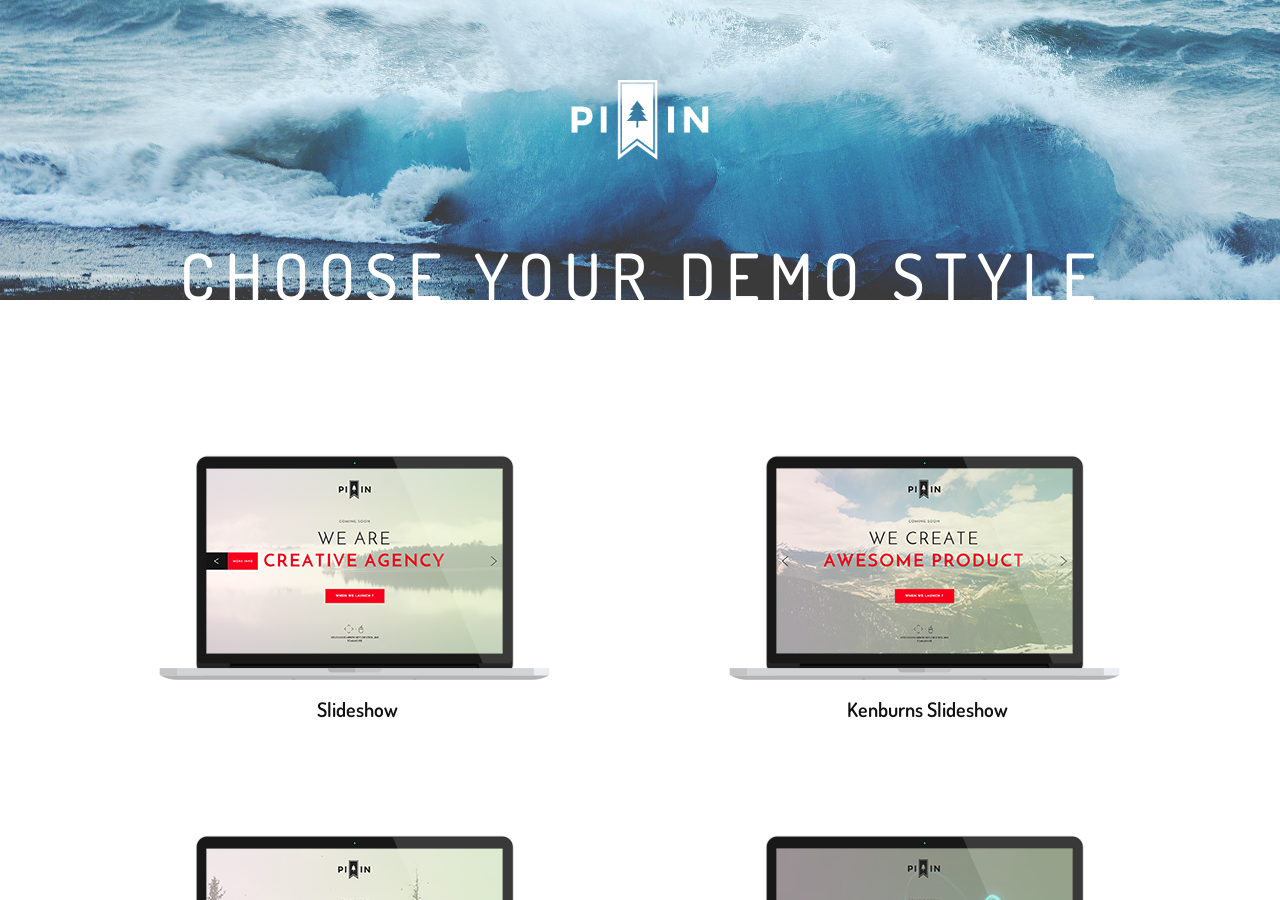
<file: piin/website/index.html>
<!DOCTYPE html>
<html lang="en">
	<head>
    	<!-- meta -->
    	<meta charset="utf-8">
    	<meta name="viewport" content="width=device-width, initial-scale=1.0, maximum-scale=1.0">
        <meta name="description" content="Responsive coming soon template">
		<meta name="author" content="SimplePixel">
        <meta name="keywords" content="responsive, trig, countdown, mailchimp, clean, simple, ajax">
        
        <!-- title -->
    	<title>PIIN - Minimalist Coming Soon Template</title>
		
        <!-- 1.0 CSS IMPORT -->
        <!-- CSS IMPORT FOR PLUGIN -->
        <link rel="stylesheet" href="css/bootstrap.min.css" type="text/css">
        <link rel="stylesheet" href="css/font-awesome.min.css" type="text/css">
        <link rel="stylesheet" href="css/animate.min.css" type="text/css">
        <link rel="stylesheet" href="css/simple-line-icons.css" type="text/css">
        <link rel="stylesheet" href="css/magnific-popup.css" type="text/css">
        <link rel="stylesheet" href="css/jquery.kenburnsy.css" type="text/css">
        <link rel="stylesheet" href="css/loader.min.css" type="text/css">
        
        <!-- CSS IMPORT FOR FONT -->
        <link rel="stylesheet" href="http://fonts.googleapis.com/css?family=Raleway:300,400,700">
        <link rel="stylesheet" href="http://fonts.googleapis.com/css?family=Dosis:300,400,500,600" type="text/css">
        
        <!-- CSS IMPORT FOR MAIN STYLE AND COLOR SCHEME -->
		<link rel="stylesheet" href="css/style.css" type="text/css">
        <link rel="stylesheet" href="css/demo.css" type="text/css">
                
        <!-- support HTML5 elements and media queries for IE9 -->
    	<!--[if lt IE 9]>
      	<script src="js/html5shiv.js"></script>
      	<script src="js/respond.min.js"></script>
    	<![endif]-->		
  	</head>
    <body>
    	<!-- page preloader -->
        <div class="preloader">
        	<div class="ball-scale-ripple">
          		<div></div>
        	</div>
        </div>
        <!-- end page preloader -->
        
        <!-- content container -->
        <div class="demo-content-container">
        	<!-- header -->
        	<div class="header">
        		<div class="container">
        			<div class="row">
                		<ul class="menu">
               				<!-- logo -->
                			<li><img src="img/logo_white.png" alt="logo" class="logo" /></li>
                			<!-- end logo -->
            			</ul>
                	</div>
                
                	<div class="title">
                		<h1 class="col-lg-12">CHOOSE YOUR DEMO STYLE</h1>
                	</div>
            	</div>
        	</div>
        	<!-- end header -->
        
        	<!-- choose demo -->
        	<div class="choose-demo-section">
        		<div class="container">
        	    	<div class="col-lg-12 choose-demo-container">
        	            <div class="col-lg-6 demo">
        	            	<a href="demo_1.html">
            	           		<img src="img/demo/1.png" alt="demo_1" />
            	               	<span class="title">slideshow</span>
            	           	</a>
            	        </div>
            	        <div class="col-lg-6 demo">
            	        	<a href="demo_2.html">
            	            	<img src="img/demo/2.png" alt="demo_2" />
            	                <span class="title">kenburns slideshow</span>
            	            </a>
            	        </div>
            	        <div class="col-lg-6 demo">
            	        	<a href="demo_3.html">
            	            	<img src="img/demo/3.png" alt="demo_3" />
            	                <span class="title">Single Image + Firefly Effect</span>
            	            </a>
            	        </div>
            	        <div class="col-lg-6 demo">
            	        	<a href="demo_4.html">
            	            	<img src="img/demo/4.png" alt="demo_4" />
            	                <span class="title">YouTube Video</span>
            	            </a>
            	        </div>
                        <div class="col-lg-6 demo">
            	        	<a href="demo_5.html">
            	            	<img src="img/demo/5.png" alt="demo_5" />
            	                <span class="title">Single Image + Star Effect</span>
            	            </a>
            	        </div>
                        <div class="col-lg-6 demo">
            	        	<a href="demo_6.html">
            	            	<img src="img/demo/6.png" alt="demo_6" />
            	                <span class="title">Self Hosted Video</span>
            	            </a>
            	        </div>
            	    </div>
            	</div>
        	</div>
        	<!-- end choose demo -->
        </div>
        <!-- end content container -->
        
        <!-- 13.0 javascript import -->
        <!-- jquery -->
        <script type="text/javascript" src="js/jquery.js"></script>
        <!-- bootstrap -->
        <script type="text/javascript" src="js/bootstrap.min.js"></script>
        <!-- backstretch -->
        <script type="text/javascript" src="js/jquery.backstretch.min.js"></script>
        <!-- main js -->
        <script type="text/javascript" src="js/main-demo.js"></script>
    </body>
</html>
</file>
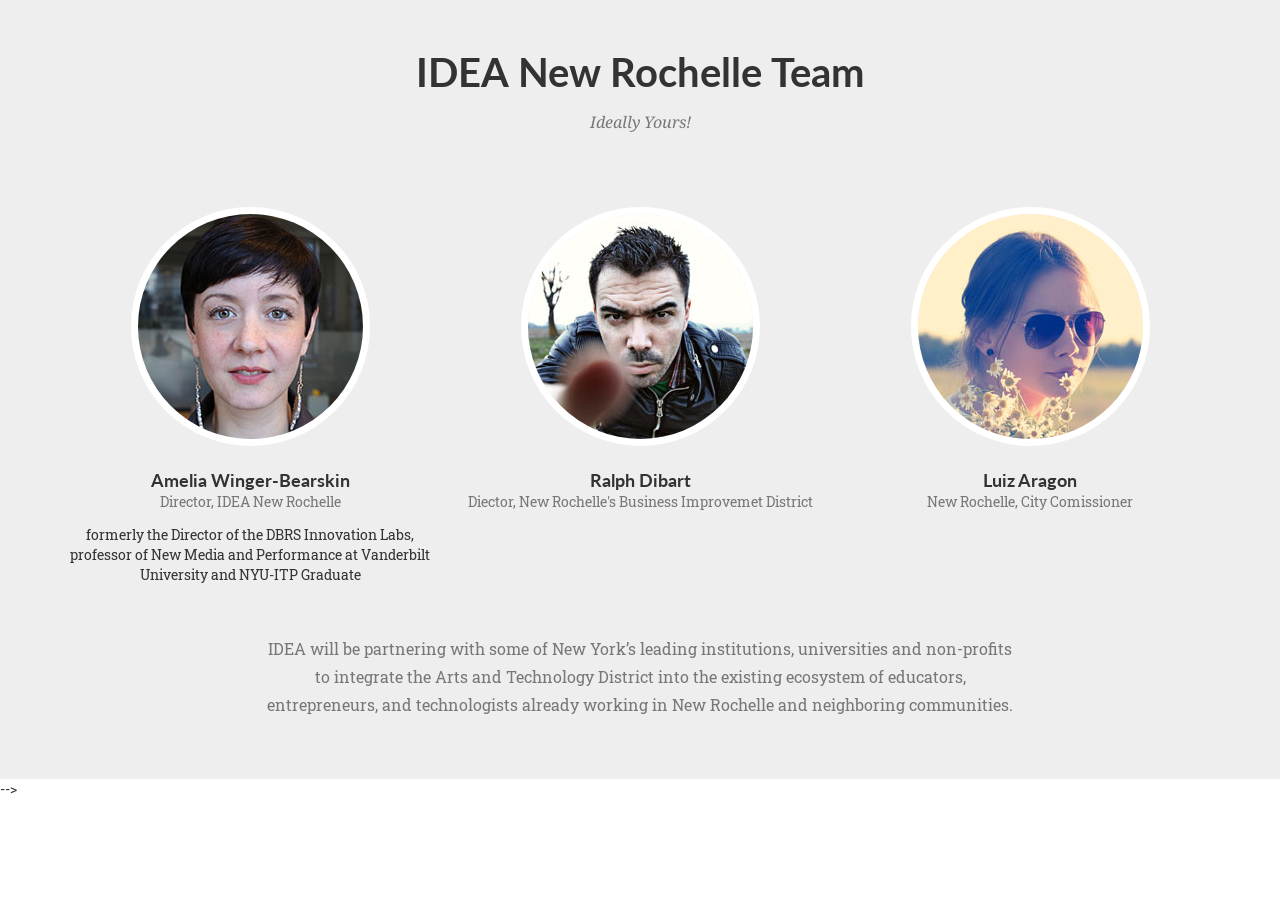
<file: Cohort2018.html>
<!DOCTYPE html>
<html lang="en">

<head>
    <meta charset="utf-8">
    <meta http-equiv="X-UA-Compatible" content="IE=edge">
    <meta name="viewport" content="width=device-width, initial-scale=1">
    <meta name="description" content="">
    <meta name="author" content="">
    <meta name="google-site-verification" content="Edz_UZBZhmu6MPlRsQo0uFuBAPEwLVlWWHyTyQ_AAME" />
    <title>IDEA New Rochelle</title>
    <link rel="shortcut icon" href="favicon.ico" type="image/x-icon">
    <!-- Bootstrap Core CSS -->
    <link href="vendor/bootstrap/css/bootstrap.min.css" rel="stylesheet">
    <!-- Custom Fonts -->
    <link href="vendor/font-awesome/css/font-awesome.min.css" rel="stylesheet" type="text/css">
    <link href="https://fonts.googleapis.com/css?family=Lato:300,400,900" rel="stylesheet">
    <link href="https://fonts.googleapis.com/css?family=Montserrat:400,700" rel="stylesheet" type="text/css">
    <link href='https://fonts.googleapis.com/css?family=Kaushan+Script' rel='stylesheet' type='text/css'>
    <link href='https://fonts.googleapis.com/css?family=Droid+Serif:400,700,400italic,700italic' rel='stylesheet' type='text/css'>
    <link href='https://fonts.googleapis.com/css?family=Roboto+Slab:400,100,300,700' rel='stylesheet' type='text/css'>
    <!-- Theme CSS -->
    <link href="css/agency.min.css" rel="stylesheet">
      <section id="team" class="bg-light-gray">
        <div class="container">
            <div class="row">
                <div class="col-lg-12 text-center">
                    <h2 class="section-heading">IDEA New Rochelle Team</h2>
                    <h3 class="section-subheading text-muted">Ideally Yours!</h3>
                </div>
            </div>
            <div class="row">
                <div class="col-sm-4">
                    <div class="team-member">
                        <img src="img/team/1.jpg" class="img-responsive img-circle" alt="">
                        <h4>Amelia Winger-Bearskin</h4>
                        <p class="text-muted">Director, IDEA New Rochelle</p>
                        formerly the Director of the DBRS Innovation Labs, professor of New Media and Performance at Vanderbilt University and NYU-ITP Graduate
                    </div>
                </div>
                <div class="col-sm-4">
                    <div class="team-member">
                        <img src="img/team/2.jpg" class="img-responsive img-circle" alt="">
                        <h4>Ralph Dibart</h4>
                        <p class="text-muted">Diector, New Rochelle's Business Improvemet District</p>
                    </div>
                </div>
                <div class="col-sm-4">
                    <div class="team-member">
                        <img src="img/team/3.jpg" class="img-responsive img-circle" alt="">
                        <h4>Luiz Aragon</h4>
                        <p class="text-muted">New Rochelle, City Comissioner</p>
                    </div>
                </div>
            </div>
            <div class="row">
                <div class="col-lg-8 col-lg-offset-2 text-center">
                    <p class="large text-muted">IDEA will be partnering with some of New York’s leading institutions, universities and non-profits to integrate the Arts and Technology District into the existing ecosystem of educators, entrepreneurs, and technologists already working in New Rochelle and neighboring communities.</p>
                </div>
            </div>
        </div>
    </section> -->
</file>
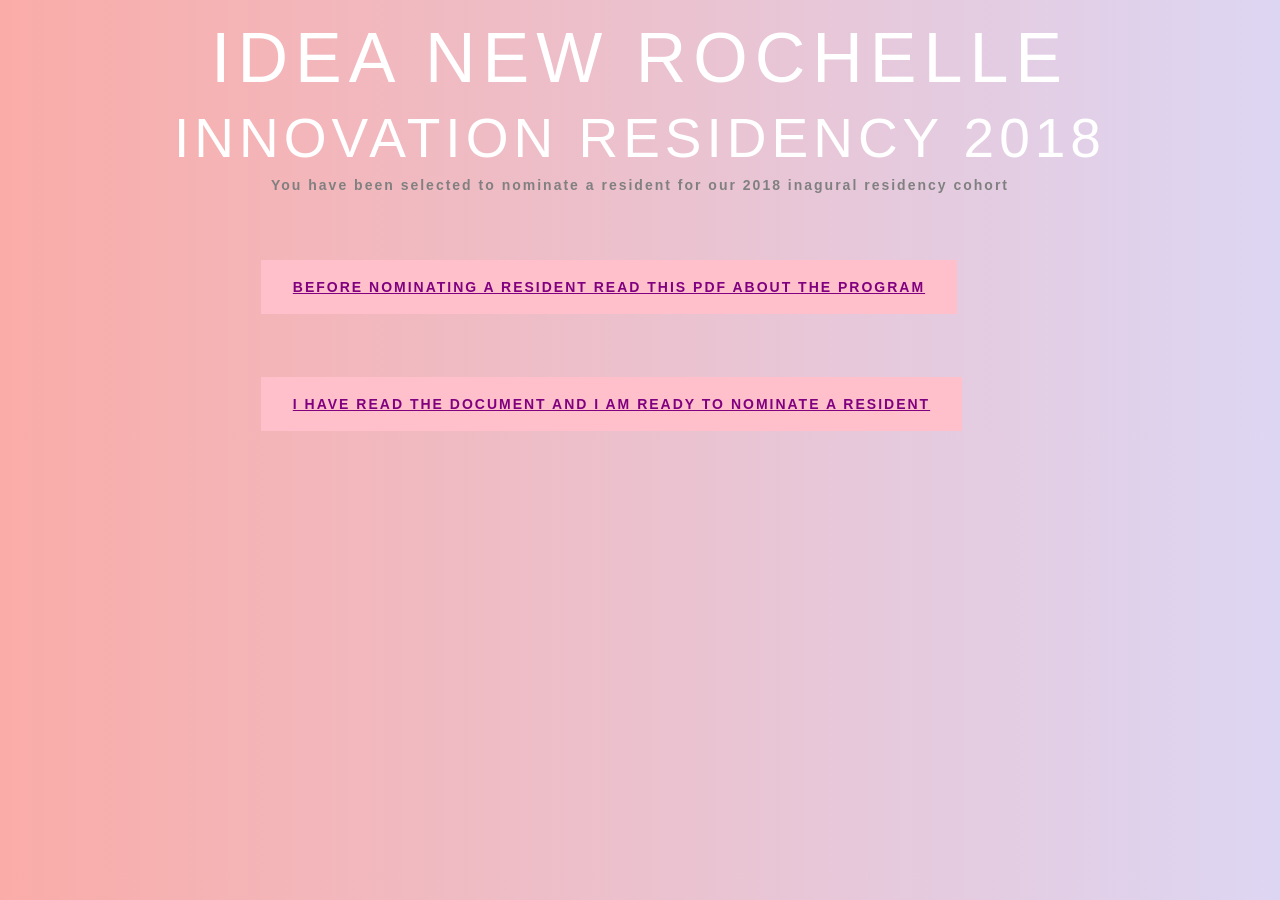
<file: InnovationResidency.html>
<!doctype html>
<html class="no-js" lang="">

<head>
    <meta charset="utf-8">
    <meta http-equiv="x-ua-compatible" content="ie=edge">
    <title>IDEA Innovation Residency</title>
    <meta name="description" content="">
    <meta name="viewport" content="width=device-width, initial-scale=1">
    <link rel="apple-touch-icon" href="apple-touch-icon.png">
    <link rel="stylesheet" href="nominationStyle.css">
</head>

<body>
<!--     
    I was planning to have a video but changed to a gradient, here is the code incase I would like to change it back to a video in the future:
    <video autoplay loop muted poster="screenshot.jpg" id="background">
        <source src="http://www.ideanewrochelle.org/1234567.mp4" type="video/mp4">
    </video>
    <script src="http://code.jquery.com/jquery-1.12.4.min.js"></script>
    <script>
    window.jQuery || document.write('<script src="js/vendor/jquery-1.12.4.min.js"><\/script>')
    </script> -->
    <div class="row">
        <div class="col-lg-12 text-center">
            <h1> IDEA New Rochelle</h1>
            <h2 class="section-heading">Innovation Residency 2018</h2>
            <h4 class="section-subheading text-muted">You have been selected to nominate a resident for our 2018 inagural residency cohort</h3>
        </div>
    </div>
    <!-- Contact Section -->
    <div class="button">
        <h3>
               <a href="InnovationResidency.pdf">Before nominating a resident read this PDF about the program</a> </button></h3></div>
               <div class="button">
        <h3>
               <a href="https://ameliawb.typeform.com/to/JVeQHN">I have read the document and I am ready to nominate a Resident</a> </button></h3></div>

</body>

</html>
</file>
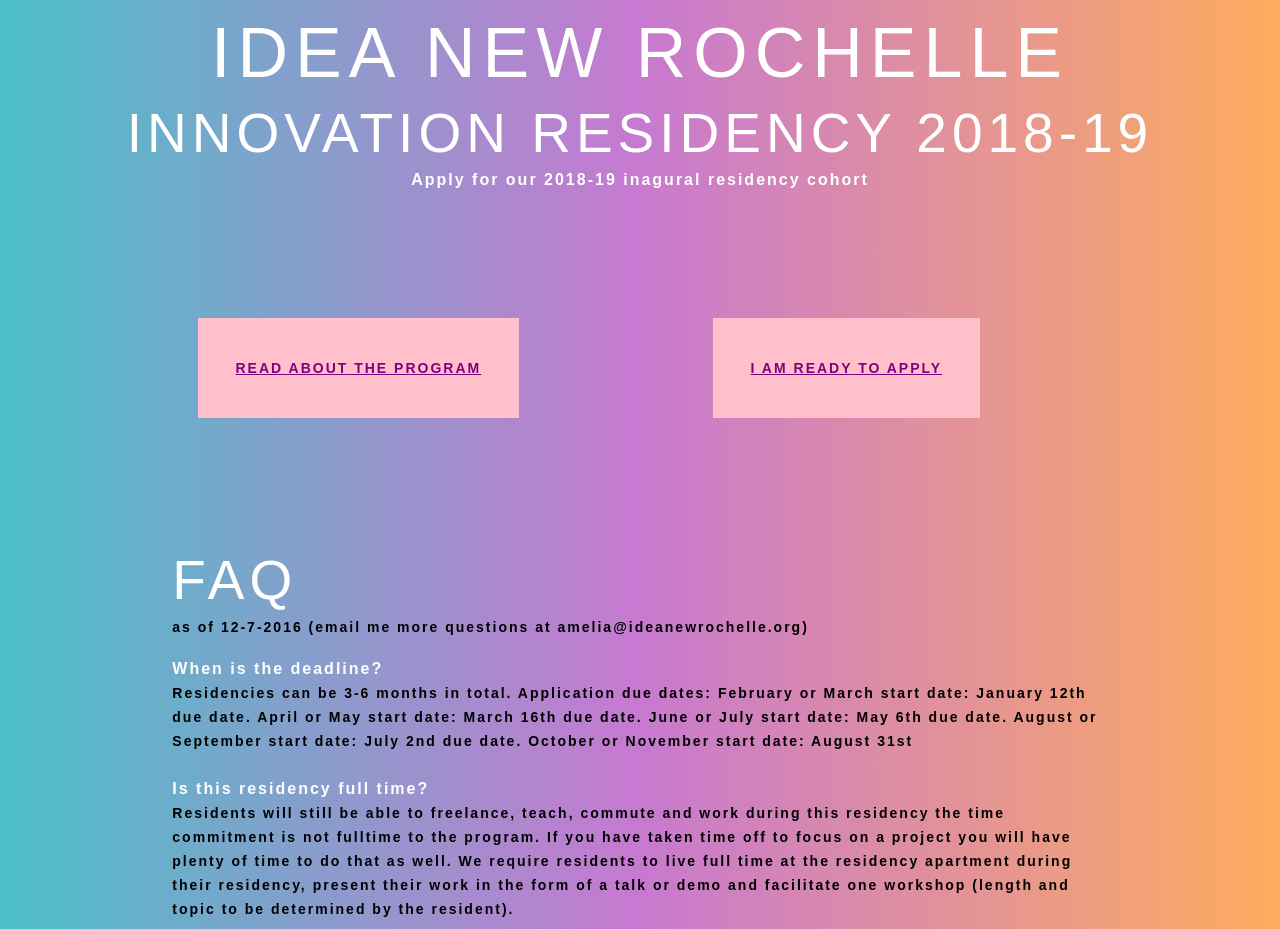
<file: InnovationResidencyApplication.html>
<!doctype html>
<html class="no-js" lang="">

<head>
    <meta charset="utf-8">
    <meta http-equiv="x-ua-compatible" content="ie=edge">
    <title>IDEA Innovation Residency</title>
    <meta name="description" content="">
    <meta name="viewport" content="width=device-width, initial-scale=1">
    <link rel="apple-touch-icon" href="apple-touch-icon.png">
    <link rel="stylesheet" href="applicationstyle1.css">
</head>

<body>
    <!--     
    I was planning to have a video but changed to a gradient, here is the code incase I would like to change it back to a video in the future:
    <video autoplay loop muted poster="screenshot.jpg" id="background">
        <source src="http://www.ideanewrochelle.org/1234567.mp4" type="video/mp4">
    </video>
    <script src="http://code.jquery.com/jquery-1.12.4.min.js"></script>
    <script>
    window.jQuery || document.write('<script src="js/vendor/jquery-1.12.4.min.js"><\/script>')
    </script> -->
    <div class="row">
        <h1> IDEA New Rochelle</h1>
        <h2 class="section-heading">Innovation Residency 2018-19</h2>
        <h5 class="section-subheading text-muted">Apply for our 2018-19 inagural residency cohort</h5> </div>
    </div>
    <div class="button">
        <h3>
               <a href="https://medium.com/idea-new-rochelle">read about the program</a> </button></h3></div>
    <div class="button">
        <h3>
               <a href="https://ameliawb.typeform.com/to/aFcg6C">I am ready to apply</a> </button></h3></div>
    </div>
    <div class="QA">
        <h2 class="section-heading">FAQ</h2>
        <h4>as of 12-7-2016 (email me more questions at amelia@ideanewrochelle.org)</h4>
        <br>
        <h5> When is the deadline?</h5>
        <h4 class="section-subheading text-muted">Residencies can be 3-6 months in total. Application due dates:  February or March start date:  January 12th due date.  April or May start date:  March 16th due date.  June or July start date:  May 6th due date.  August or September start date:  July 2nd due date.  October or November start date:  August 31st<h5> <br>Is this residency full time?</h5>
        <h4 class="section-subheading text-muted">Residents will still be able to freelance, teach, commute and work during this residency the time commitment is not fulltime to the program.  If you have taken time off to focus on a project you will have plenty of time to do that as well.  We require residents to live full time at the residency apartment during their residency, present their work in the form of a talk or demo and facilitate one workshop (length and topic to be determined by the resident).</h4>
        </h4>
    </div>
</body>

</html>
</file>
<file: IDEALab2018/css/style.css>
.container {
    padding-bottom: 50px;
}

.header {
    margin-bottom: 30px;
}

.bold-underline {
    font-weight: bold;
    text-decoration: underline;
}

.cohort {
    padding-bottom: 30px;
}

.cohort::after {
    content: "";
    clear: left;
}

.cohort-img {
    float: left;
    max-width: 300px;
    padding: 10px;
}
    
@media (max-width: 768px) {
    .cohort-img {
        min-width: 100%;
        text-align: center;
    }
}

h4 {
    text-transform: uppercase;
}

.footer-image {
    margin-bottom: 30px;
}
</file>
<file: residency/applicationstyle1.css>
body {
    background: #FEAC5E;
    /* fallback for old browsers */
    background: -webkit-linear-gradient(to right, #4BC0C8, #C779D0, #FEAC5E);
    /* Chrome 10-25, Safari 5.1-6 */
    background: linear-gradient(to right, #4BC0C8, #C779D0, #FEAC5E);
    /* W3C, IE 10+/ Edge, Firefox 16+, Chrome 26+, Opera 12+, Safari 7+ */
}

#header {
    margin-top: 50px;
}

.row {
    text-align: center;
}

.QA {
    margin-top: 10%;
    margin-left: 13%;
    margin-right: 13%;
    text-align: left;
    margin-bottom: 3%;
}

.summary {
    margin-top: 3%;
    margin-left: 13%;
    margin-right: 13%;
    text-align: left;
}

.summary h3 {
    font-size: 30px;
    text-transform: uppercase;
    line-height: 45px;
    letter-spacing: 2px;
    margin-top: 15px;
    text-align: center;
}



/*#background {
    position: fixed;
    top: 50%;
    left: 50%;
    min-width: 100%;
    min-height: 100%;
    width: auto;
    height: auto;
    z-index: -100;
    -webkit-transform: translateX(-50%) translateY(-50%);
    transform: translateX(-50%) translateY(-50%);
    background: url(polina.jpg) no-repeat;
    background-size: cover;
}*/

h1,
h2,
h3,
h4,
h5 {
    position: relative;
    font-family: 'Josefin Sans', sans-serif;
    font-weight: 700;
    margin: 0px;
    color: white;
}

h1 {
    font-size: 70px;
    text-transform: uppercase;
    line-height: 90px;
    letter-spacing: 7px;
    font-weight: 500;
}

h2 {
    font-size: 55px;
    text-transform: uppercase;
    line-height: 70px;
    letter-spacing: 5px;
    font-weight: 500;
}

h3 {
    font-size: 14px;
    text-transform: uppercase;
    line-height: 24px;
    letter-spacing: 2px;
}

h4 {
    font-size: 14px;
    line-height: 24px;
    letter-spacing: 2px;
    color: black;
}

h5 {
    font-size: 16px;
    line-height: 24px;
    letter-spacing: 2px;
    color: white;
    margin-top: 20px;
}

p {
    font-family: 'Raleway', sans-serif;
    font-weight: 500;
    font-size: 14px;
    margin-left: 20%;
    line-height: 28px;
    letter-spacing: normal;
    color: white;
}

a {
    color: purple;
}

.button {
    font-family: 'Josefin Sans', sans-serif;
    background-color: pink;
    border: none;
    padding: 3% 3%;
    text-align: center;
    text-decoration: none;
    display: inline-block;
    font-size: 18px;
    margin-left: 15%;
    margin-top: 5%;
}
</file>
<file: piin/documentation/css/simple-line-icons.css>
@font-face {
	font-family: 'Simple-Line-Icons';
	src:url('../fonts/Simple-Line-Icons.eot');
	src:url('../fonts/Simple-Line-Icons.eot?#iefix') format('embedded-opentype'),
		url('../fonts/Simple-Line-Icons.woff') format('woff'),
		url('../fonts/Simple-Line-Icons.ttf') format('truetype'),
		url('../fonts/Simple-Line-Icons.svg#Simple-Line-Icons') format('svg');
	font-weight: normal;
	font-style: normal;
}

/* Use the following CSS code if you want to use data attributes for inserting your icons */
[data-icon]:before {
	font-family: 'Simple-Line-Icons';
	content: attr(data-icon);
	speak: none;
	font-weight: normal;
	font-variant: normal;
	text-transform: none;
	line-height: 1;
	-webkit-font-smoothing: antialiased;
	-moz-osx-font-smoothing: grayscale;
}

/* Use the following CSS code if you want to have a class per icon */
/*
Instead of a list of all class selectors,
you can use the generic selector below, but it's slower:
[class*="icon-"] {
*/
.icon-user-female, .icon-user-follow, .icon-user-following, .icon-user-unfollow, .icon-trophy, .icon-screen-smartphone, .icon-screen-desktop, .icon-plane, .icon-notebook, .icon-moustache, .icon-mouse, .icon-magnet, .icon-energy, .icon-emoticon-smile, .icon-disc, .icon-cursor-move, .icon-crop, .icon-credit-card, .icon-chemistry, .icon-user, .icon-speedometer, .icon-social-youtube, .icon-social-twitter, .icon-social-tumblr, .icon-social-facebook, .icon-social-dropbox, .icon-social-dribbble, .icon-shield, .icon-screen-tablet, .icon-magic-wand, .icon-hourglass, .icon-graduation, .icon-ghost, .icon-game-controller, .icon-fire, .icon-eyeglasses, .icon-envelope-open, .icon-envelope-letter, .icon-bell, .icon-badge, .icon-anchor, .icon-wallet, .icon-vector, .icon-speech, .icon-puzzle, .icon-printer, .icon-present, .icon-playlist, .icon-pin, .icon-picture, .icon-map, .icon-layers, .icon-handbag, .icon-globe-alt, .icon-globe, .icon-frame, .icon-folder-alt, .icon-film, .icon-feed, .icon-earphones-alt, .icon-earphones, .icon-drop, .icon-drawer, .icon-docs, .icon-directions, .icon-direction, .icon-diamond, .icon-cup, .icon-compass, .icon-call-out, .icon-call-in, .icon-call-end, .icon-calculator, .icon-bubbles, .icon-briefcase, .icon-book-open, .icon-basket-loaded, .icon-basket, .icon-bag, .icon-action-undo, .icon-action-redo, .icon-wrench, .icon-umbrella, .icon-trash, .icon-tag, .icon-support, .icon-size-fullscreen, .icon-size-actual, .icon-shuffle, .icon-share-alt, .icon-share, .icon-rocket, .icon-question, .icon-pie-chart, .icon-pencil, .icon-note, .icon-music-tone-alt, .icon-music-tone, .icon-microphone, .icon-loop, .icon-logout, .icon-login, .icon-list, .icon-like, .icon-home, .icon-grid, .icon-graph, .icon-equalizer, .icon-dislike, .icon-cursor, .icon-control-start, .icon-control-rewind, .icon-control-play, .icon-control-pause, .icon-control-forward, .icon-control-end, .icon-calendar, .icon-bulb, .icon-bar-chart, .icon-arrow-up, .icon-arrow-right, .icon-arrow-left, .icon-arrow-down, .icon-ban, .icon-bubble, .icon-camcorder, .icon-camera, .icon-check, .icon-clock, .icon-close, .icon-cloud-download, .icon-cloud-upload, .icon-doc, .icon-envelope, .icon-eye, .icon-flag, .icon-folder, .icon-heart, .icon-info, .icon-key, .icon-link, .icon-lock, .icon-lock-open, .icon-magnifier, .icon-magnifier-add, .icon-magnifier-remove, .icon-paper-clip, .icon-paper-plane, .icon-plus, .icon-pointer, .icon-power, .icon-refresh, .icon-reload, .icon-settings, .icon-star, .icon-symbol-female, .icon-symbol-male, .icon-target, .icon-volume-1, .icon-volume-2, .icon-volume-off, .icon-users {
	font-family: 'Simple-Line-Icons';
	speak: none;
	font-style: normal;
	font-weight: normal;
	font-variant: normal;
	text-transform: none;
	line-height: 1;
	-webkit-font-smoothing: antialiased;
}
.icon-user-female:before {
	content: "\e000";
}
.icon-user-follow:before {
	content: "\e002";
}
.icon-user-following:before {
	content: "\e003";
}
.icon-user-unfollow:before {
	content: "\e004";
}
.icon-trophy:before {
	content: "\e006";
}
.icon-screen-smartphone:before {
	content: "\e010";
}
.icon-screen-desktop:before {
	content: "\e011";
}
.icon-plane:before {
	content: "\e012";
}
.icon-notebook:before {
	content: "\e013";
}
.icon-moustache:before {
	content: "\e014";
}
.icon-mouse:before {
	content: "\e015";
}
.icon-magnet:before {
	content: "\e016";
}
.icon-energy:before {
	content: "\e020";
}
.icon-emoticon-smile:before {
	content: "\e021";
}
.icon-disc:before {
	content: "\e022";
}
.icon-cursor-move:before {
	content: "\e023";
}
.icon-crop:before {
	content: "\e024";
}
.icon-credit-card:before {
	content: "\e025";
}
.icon-chemistry:before {
	content: "\e026";
}
.icon-user:before {
	content: "\e005";
}
.icon-speedometer:before {
	content: "\e007";
}
.icon-social-youtube:before {
	content: "\e008";
}
.icon-social-twitter:before {
	content: "\e009";
}
.icon-social-tumblr:before {
	content: "\e00a";
}
.icon-social-facebook:before {
	content: "\e00b";
}
.icon-social-dropbox:before {
	content: "\e00c";
}
.icon-social-dribbble:before {
	content: "\e00d";
}
.icon-shield:before {
	content: "\e00e";
}
.icon-screen-tablet:before {
	content: "\e00f";
}
.icon-magic-wand:before {
	content: "\e017";
}
.icon-hourglass:before {
	content: "\e018";
}
.icon-graduation:before {
	content: "\e019";
}
.icon-ghost:before {
	content: "\e01a";
}
.icon-game-controller:before {
	content: "\e01b";
}
.icon-fire:before {
	content: "\e01c";
}
.icon-eyeglasses:before {
	content: "\e01d";
}
.icon-envelope-open:before {
	content: "\e01e";
}
.icon-envelope-letter:before {
	content: "\e01f";
}
.icon-bell:before {
	content: "\e027";
}
.icon-badge:before {
	content: "\e028";
}
.icon-anchor:before {
	content: "\e029";
}
.icon-wallet:before {
	content: "\e02a";
}
.icon-vector:before {
	content: "\e02b";
}
.icon-speech:before {
	content: "\e02c";
}
.icon-puzzle:before {
	content: "\e02d";
}
.icon-printer:before {
	content: "\e02e";
}
.icon-present:before {
	content: "\e02f";
}
.icon-playlist:before {
	content: "\e030";
}
.icon-pin:before {
	content: "\e031";
}
.icon-picture:before {
	content: "\e032";
}
.icon-map:before {
	content: "\e033";
}
.icon-layers:before {
	content: "\e034";
}
.icon-handbag:before {
	content: "\e035";
}
.icon-globe-alt:before {
	content: "\e036";
}
.icon-globe:before {
	content: "\e037";
}
.icon-frame:before {
	content: "\e038";
}
.icon-folder-alt:before {
	content: "\e039";
}
.icon-film:before {
	content: "\e03a";
}
.icon-feed:before {
	content: "\e03b";
}
.icon-earphones-alt:before {
	content: "\e03c";
}
.icon-earphones:before {
	content: "\e03d";
}
.icon-drop:before {
	content: "\e03e";
}
.icon-drawer:before {
	content: "\e03f";
}
.icon-docs:before {
	content: "\e040";
}
.icon-directions:before {
	content: "\e041";
}
.icon-direction:before {
	content: "\e042";
}
.icon-diamond:before {
	content: "\e043";
}
.icon-cup:before {
	content: "\e044";
}
.icon-compass:before {
	content: "\e045";
}
.icon-call-out:before {
	content: "\e046";
}
.icon-call-in:before {
	content: "\e047";
}
.icon-call-end:before {
	content: "\e048";
}
.icon-calculator:before {
	content: "\e049";
}
.icon-bubbles:before {
	content: "\e04a";
}
.icon-briefcase:before {
	content: "\e04b";
}
.icon-book-open:before {
	content: "\e04c";
}
.icon-basket-loaded:before {
	content: "\e04d";
}
.icon-basket:before {
	content: "\e04e";
}
.icon-bag:before {
	content: "\e04f";
}
.icon-action-undo:before {
	content: "\e050";
}
.icon-action-redo:before {
	content: "\e051";
}
.icon-wrench:before {
	content: "\e052";
}
.icon-umbrella:before {
	content: "\e053";
}
.icon-trash:before {
	content: "\e054";
}
.icon-tag:before {
	content: "\e055";
}
.icon-support:before {
	content: "\e056";
}
.icon-size-fullscreen:before {
	content: "\e057";
}
.icon-size-actual:before {
	content: "\e058";
}
.icon-shuffle:before {
	content: "\e059";
}
.icon-share-alt:before {
	content: "\e05a";
}
.icon-share:before {
	content: "\e05b";
}
.icon-rocket:before {
	content: "\e05c";
}
.icon-question:before {
	content: "\e05d";
}
.icon-pie-chart:before {
	content: "\e05e";
}
.icon-pencil:before {
	content: "\e05f";
}
.icon-note:before {
	content: "\e060";
}
.icon-music-tone-alt:before {
	content: "\e061";
}
.icon-music-tone:before {
	content: "\e062";
}
.icon-microphone:before {
	content: "\e063";
}
.icon-loop:before {
	content: "\e064";
}
.icon-logout:before {
	content: "\e065";
}
.icon-login:before {
	content: "\e066";
}
.icon-list:before {
	content: "\e067";
}
.icon-like:before {
	content: "\e068";
}
.icon-home:before {
	content: "\e069";
}
.icon-grid:before {
	content: "\e06a";
}
.icon-graph:before {
	content: "\e06b";
}
.icon-equalizer:before {
	content: "\e06c";
}
.icon-dislike:before {
	content: "\e06d";
}
.icon-cursor:before {
	content: "\e06e";
}
.icon-control-start:before {
	content: "\e06f";
}
.icon-control-rewind:before {
	content: "\e070";
}
.icon-control-play:before {
	content: "\e071";
}
.icon-control-pause:before {
	content: "\e072";
}
.icon-control-forward:before {
	content: "\e073";
}
.icon-control-end:before {
	content: "\e074";
}
.icon-calendar:before {
	content: "\e075";
}
.icon-bulb:before {
	content: "\e076";
}
.icon-bar-chart:before {
	content: "\e077";
}
.icon-arrow-up:before {
	content: "\e078";
}
.icon-arrow-right:before {
	content: "\e079";
}
.icon-arrow-left:before {
	content: "\e07a";
}
.icon-arrow-down:before {
	content: "\e07b";
}
.icon-ban:before {
	content: "\e07c";
}
.icon-bubble:before {
	content: "\e07d";
}
.icon-camcorder:before {
	content: "\e07e";
}
.icon-camera:before {
	content: "\e07f";
}
.icon-check:before {
	content: "\e080";
}
.icon-clock:before {
	content: "\e081";
}
.icon-close:before {
	content: "\e082";
}
.icon-cloud-download:before {
	content: "\e083";
}
.icon-cloud-upload:before {
	content: "\e084";
}
.icon-doc:before {
	content: "\e085";
}
.icon-envelope:before {
	content: "\e086";
}
.icon-eye:before {
	content: "\e087";
}
.icon-flag:before {
	content: "\e088";
}
.icon-folder:before {
	content: "\e089";
}
.icon-heart:before {
	content: "\e08a";
}
.icon-info:before {
	content: "\e08b";
}
.icon-key:before {
	content: "\e08c";
}
.icon-link:before {
	content: "\e08d";
}
.icon-lock:before {
	content: "\e08e";
}
.icon-lock-open:before {
	content: "\e08f";
}
.icon-magnifier:before {
	content: "\e090";
}
.icon-magnifier-add:before {
	content: "\e091";
}
.icon-magnifier-remove:before {
	content: "\e092";
}
.icon-paper-clip:before {
	content: "\e093";
}
.icon-paper-plane:before {
	content: "\e094";
}
.icon-plus:before {
	content: "\e095";
}
.icon-pointer:before {
	content: "\e096";
}
.icon-power:before {
	content: "\e097";
}
.icon-refresh:before {
	content: "\e098";
}
.icon-reload:before {
	content: "\e099";
}
.icon-settings:before {
	content: "\e09a";
}
.icon-star:before {
	content: "\e09b";
}
.icon-symbol-female:before {
	content: "\e09c";
}
.icon-symbol-male:before {
	content: "\e09d";
}
.icon-target:before {
	content: "\e09e";
}
.icon-volume-1:before {
	content: "\e09f";
}
.icon-volume-2:before {
	content: "\e0a0";
}
.icon-volume-off:before {
	content: "\e0a1";
}
.icon-users:before {
	content: "\e001";
}
</file>
<file: piin/website/css/simple-line-icons.css>
/*--
GraphicBurger License

All resources available for download on GraphicBurger, including but not limited to,
Logo MockUps, Product MockUps, Text Effects, Icons, User Interfaces, Illustrations, 
Background Images, are royalty free for use in both personal and commercial projects.

Rights

You are permitted to use the resources for any number of personal and commercial projects.
You may modify the resources according to your requirements and include them into works, 
such as websites, applications or other materials intended for sale. No attribution or 
link back to this site is required, however any credit will be much appreciated.

Prohibitions

You do not have the rights to redistribute, resell, lease, license, sublicense or offer 
files downloaded from GraphicBurger to any third party “as is” or as a separate attachment 
from any of your work. If you wish to promote my resources on your site, you must link back 
to the resource page where users can find the download and not directly to the download file.
--*/

@font-face {
	font-family: 'Simple-Line-Icons';
	src:url('../fonts/Simple-Line-Icons.eot');
	src:url('../fonts/Simple-Line-Icons.eot?#iefix') format('embedded-opentype'),
		url('../fonts/Simple-Line-Icons.woff') format('woff'),
		url('../fonts/Simple-Line-Icons.ttf') format('truetype'),
		url('../fonts/Simple-Line-Icons.svg#Simple-Line-Icons') format('svg');
	font-weight: normal;
	font-style: normal;
}

/* Use the following CSS code if you want to use data attributes for inserting your icons */
[data-icon]:before {
	font-family: 'Simple-Line-Icons';
	content: attr(data-icon);
	speak: none;
	font-weight: normal;
	font-variant: normal;
	text-transform: none;
	line-height: 1;
	-webkit-font-smoothing: antialiased;
	-moz-osx-font-smoothing: grayscale;
}

/* Use the following CSS code if you want to have a class per icon */
/*
Instead of a list of all class selectors,
you can use the generic selector below, but it's slower:
[class*="icon-"] {
*/
.icon-user-female, .icon-user-follow, .icon-user-following, .icon-user-unfollow, .icon-trophy, .icon-screen-smartphone, .icon-screen-desktop, .icon-plane, .icon-notebook, .icon-moustache, .icon-mouse, .icon-magnet, .icon-energy, .icon-emoticon-smile, .icon-disc, .icon-cursor-move, .icon-crop, .icon-credit-card, .icon-chemistry, .icon-user, .icon-speedometer, .icon-social-youtube, .icon-social-twitter, .icon-social-tumblr, .icon-social-facebook, .icon-social-dropbox, .icon-social-dribbble, .icon-shield, .icon-screen-tablet, .icon-magic-wand, .icon-hourglass, .icon-graduation, .icon-ghost, .icon-game-controller, .icon-fire, .icon-eyeglasses, .icon-envelope-open, .icon-envelope-letter, .icon-bell, .icon-badge, .icon-anchor, .icon-wallet, .icon-vector, .icon-speech, .icon-puzzle, .icon-printer, .icon-present, .icon-playlist, .icon-pin, .icon-picture, .icon-map, .icon-layers, .icon-handbag, .icon-globe-alt, .icon-globe, .icon-frame, .icon-folder-alt, .icon-film, .icon-feed, .icon-earphones-alt, .icon-earphones, .icon-drop, .icon-drawer, .icon-docs, .icon-directions, .icon-direction, .icon-diamond, .icon-cup, .icon-compass, .icon-call-out, .icon-call-in, .icon-call-end, .icon-calculator, .icon-bubbles, .icon-briefcase, .icon-book-open, .icon-basket-loaded, .icon-basket, .icon-bag, .icon-action-undo, .icon-action-redo, .icon-wrench, .icon-umbrella, .icon-trash, .icon-tag, .icon-support, .icon-size-fullscreen, .icon-size-actual, .icon-shuffle, .icon-share-alt, .icon-share, .icon-rocket, .icon-question, .icon-pie-chart, .icon-pencil, .icon-note, .icon-music-tone-alt, .icon-music-tone, .icon-microphone, .icon-loop, .icon-logout, .icon-login, .icon-list, .icon-like, .icon-home, .icon-grid, .icon-graph, .icon-equalizer, .icon-dislike, .icon-cursor, .icon-control-start, .icon-control-rewind, .icon-control-play, .icon-control-pause, .icon-control-forward, .icon-control-end, .icon-calendar, .icon-bulb, .icon-bar-chart, .icon-arrow-up, .icon-arrow-right, .icon-arrow-left, .icon-arrow-down, .icon-ban, .icon-bubble, .icon-camcorder, .icon-camera, .icon-check, .icon-clock, .icon-close, .icon-cloud-download, .icon-cloud-upload, .icon-doc, .icon-envelope, .icon-eye, .icon-flag, .icon-folder, .icon-heart, .icon-info, .icon-key, .icon-link, .icon-lock, .icon-lock-open, .icon-magnifier, .icon-magnifier-add, .icon-magnifier-remove, .icon-paper-clip, .icon-paper-plane, .icon-plus, .icon-pointer, .icon-power, .icon-refresh, .icon-reload, .icon-settings, .icon-star, .icon-symbol-female, .icon-symbol-male, .icon-target, .icon-volume-1, .icon-volume-2, .icon-volume-off, .icon-users {
	font-family: 'Simple-Line-Icons';
	speak: none;
	font-style: normal;
	font-weight: normal;
	font-variant: normal;
	text-transform: none;
	line-height: 1;
	-webkit-font-smoothing: antialiased;
}
.icon-user-female:before {
	content: "\e000";
}
.icon-user-follow:before {
	content: "\e002";
}
.icon-user-following:before {
	content: "\e003";
}
.icon-user-unfollow:before {
	content: "\e004";
}
.icon-trophy:before {
	content: "\e006";
}
.icon-screen-smartphone:before {
	content: "\e010";
}
.icon-screen-desktop:before {
	content: "\e011";
}
.icon-plane:before {
	content: "\e012";
}
.icon-notebook:before {
	content: "\e013";
}
.icon-moustache:before {
	content: "\e014";
}
.icon-mouse:before {
	content: "\e015";
}
.icon-magnet:before {
	content: "\e016";
}
.icon-energy:before {
	content: "\e020";
}
.icon-emoticon-smile:before {
	content: "\e021";
}
.icon-disc:before {
	content: "\e022";
}
.icon-cursor-move:before {
	content: "\e023";
}
.icon-crop:before {
	content: "\e024";
}
.icon-credit-card:before {
	content: "\e025";
}
.icon-chemistry:before {
	content: "\e026";
}
.icon-user:before {
	content: "\e005";
}
.icon-speedometer:before {
	content: "\e007";
}
.icon-social-youtube:before {
	content: "\e008";
}
.icon-social-twitter:before {
	content: "\e009";
}
.icon-social-tumblr:before {
	content: "\e00a";
}
.icon-social-facebook:before {
	content: "\e00b";
}
.icon-social-dropbox:before {
	content: "\e00c";
}
.icon-social-dribbble:before {
	content: "\e00d";
}
.icon-shield:before {
	content: "\e00e";
}
.icon-screen-tablet:before {
	content: "\e00f";
}
.icon-magic-wand:before {
	content: "\e017";
}
.icon-hourglass:before {
	content: "\e018";
}
.icon-graduation:before {
	content: "\e019";
}
.icon-ghost:before {
	content: "\e01a";
}
.icon-game-controller:before {
	content: "\e01b";
}
.icon-fire:before {
	content: "\e01c";
}
.icon-eyeglasses:before {
	content: "\e01d";
}
.icon-envelope-open:before {
	content: "\e01e";
}
.icon-envelope-letter:before {
	content: "\e01f";
}
.icon-bell:before {
	content: "\e027";
}
.icon-badge:before {
	content: "\e028";
}
.icon-anchor:before {
	content: "\e029";
}
.icon-wallet:before {
	content: "\e02a";
}
.icon-vector:before {
	content: "\e02b";
}
.icon-speech:before {
	content: "\e02c";
}
.icon-puzzle:before {
	content: "\e02d";
}
.icon-printer:before {
	content: "\e02e";
}
.icon-present:before {
	content: "\e02f";
}
.icon-playlist:before {
	content: "\e030";
}
.icon-pin:before {
	content: "\e031";
}
.icon-picture:before {
	content: "\e032";
}
.icon-map:before {
	content: "\e033";
}
.icon-layers:before {
	content: "\e034";
}
.icon-handbag:before {
	content: "\e035";
}
.icon-globe-alt:before {
	content: "\e036";
}
.icon-globe:before {
	content: "\e037";
}
.icon-frame:before {
	content: "\e038";
}
.icon-folder-alt:before {
	content: "\e039";
}
.icon-film:before {
	content: "\e03a";
}
.icon-feed:before {
	content: "\e03b";
}
.icon-earphones-alt:before {
	content: "\e03c";
}
.icon-earphones:before {
	content: "\e03d";
}
.icon-drop:before {
	content: "\e03e";
}
.icon-drawer:before {
	content: "\e03f";
}
.icon-docs:before {
	content: "\e040";
}
.icon-directions:before {
	content: "\e041";
}
.icon-direction:before {
	content: "\e042";
}
.icon-diamond:before {
	content: "\e043";
}
.icon-cup:before {
	content: "\e044";
}
.icon-compass:before {
	content: "\e045";
}
.icon-call-out:before {
	content: "\e046";
}
.icon-call-in:before {
	content: "\e047";
}
.icon-call-end:before {
	content: "\e048";
}
.icon-calculator:before {
	content: "\e049";
}
.icon-bubbles:before {
	content: "\e04a";
}
.icon-briefcase:before {
	content: "\e04b";
}
.icon-book-open:before {
	content: "\e04c";
}
.icon-basket-loaded:before {
	content: "\e04d";
}
.icon-basket:before {
	content: "\e04e";
}
.icon-bag:before {
	content: "\e04f";
}
.icon-action-undo:before {
	content: "\e050";
}
.icon-action-redo:before {
	content: "\e051";
}
.icon-wrench:before {
	content: "\e052";
}
.icon-umbrella:before {
	content: "\e053";
}
.icon-trash:before {
	content: "\e054";
}
.icon-tag:before {
	content: "\e055";
}
.icon-support:before {
	content: "\e056";
}
.icon-size-fullscreen:before {
	content: "\e057";
}
.icon-size-actual:before {
	content: "\e058";
}
.icon-shuffle:before {
	content: "\e059";
}
.icon-share-alt:before {
	content: "\e05a";
}
.icon-share:before {
	content: "\e05b";
}
.icon-rocket:before {
	content: "\e05c";
}
.icon-question:before {
	content: "\e05d";
}
.icon-pie-chart:before {
	content: "\e05e";
}
.icon-pencil:before {
	content: "\e05f";
}
.icon-note:before {
	content: "\e060";
}
.icon-music-tone-alt:before {
	content: "\e061";
}
.icon-music-tone:before {
	content: "\e062";
}
.icon-microphone:before {
	content: "\e063";
}
.icon-loop:before {
	content: "\e064";
}
.icon-logout:before {
	content: "\e065";
}
.icon-login:before {
	content: "\e066";
}
.icon-list:before {
	content: "\e067";
}
.icon-like:before {
	content: "\e068";
}
.icon-home:before {
	content: "\e069";
}
.icon-grid:before {
	content: "\e06a";
}
.icon-graph:before {
	content: "\e06b";
}
.icon-equalizer:before {
	content: "\e06c";
}
.icon-dislike:before {
	content: "\e06d";
}
.icon-cursor:before {
	content: "\e06e";
}
.icon-control-start:before {
	content: "\e06f";
}
.icon-control-rewind:before {
	content: "\e070";
}
.icon-control-play:before {
	content: "\e071";
}
.icon-control-pause:before {
	content: "\e072";
}
.icon-control-forward:before {
	content: "\e073";
}
.icon-control-end:before {
	content: "\e074";
}
.icon-calendar:before {
	content: "\e075";
}
.icon-bulb:before {
	content: "\e076";
}
.icon-bar-chart:before {
	content: "\e077";
}
.icon-arrow-up:before {
	content: "\e078";
}
.icon-arrow-right:before {
	content: "\e079";
}
.icon-arrow-left:before {
	content: "\e07a";
}
.icon-arrow-down:before {
	content: "\e07b";
}
.icon-ban:before {
	content: "\e07c";
}
.icon-bubble:before {
	content: "\e07d";
}
.icon-camcorder:before {
	content: "\e07e";
}
.icon-camera:before {
	content: "\e07f";
}
.icon-check:before {
	content: "\e080";
}
.icon-clock:before {
	content: "\e081";
}
.icon-close:before {
	content: "\e082";
}
.icon-cloud-download:before {
	content: "\e083";
}
.icon-cloud-upload:before {
	content: "\e084";
}
.icon-doc:before {
	content: "\e085";
}
.icon-envelope:before {
	content: "\e086";
}
.icon-eye:before {
	content: "\e087";
}
.icon-flag:before {
	content: "\e088";
}
.icon-folder:before {
	content: "\e089";
}
.icon-heart:before {
	content: "\e08a";
}
.icon-info:before {
	content: "\e08b";
}
.icon-key:before {
	content: "\e08c";
}
.icon-link:before {
	content: "\e08d";
}
.icon-lock:before {
	content: "\e08e";
}
.icon-lock-open:before {
	content: "\e08f";
}
.icon-magnifier:before {
	content: "\e090";
}
.icon-magnifier-add:before {
	content: "\e091";
}
.icon-magnifier-remove:before {
	content: "\e092";
}
.icon-paper-clip:before {
	content: "\e093";
}
.icon-paper-plane:before {
	content: "\e094";
}
.icon-plus:before {
	content: "\e095";
}
.icon-pointer:before {
	content: "\e096";
}
.icon-power:before {
	content: "\e097";
}
.icon-refresh:before {
	content: "\e098";
}
.icon-reload:before {
	content: "\e099";
}
.icon-settings:before {
	content: "\e09a";
}
.icon-star:before {
	content: "\e09b";
}
.icon-symbol-female:before {
	content: "\e09c";
}
.icon-symbol-male:before {
	content: "\e09d";
}
.icon-target:before {
	content: "\e09e";
}
.icon-volume-1:before {
	content: "\e09f";
}
.icon-volume-2:before {
	content: "\e0a0";
}
.icon-volume-off:before {
	content: "\e0a1";
}
.icon-users:before {
	content: "\e001";
}
</file>
<file: piin/website/css/style.css>
/*-- 
AUTHOR   : SimplePixel
URL      : http://themeforest.net/user/SimplePixel
TEMPLATE : PIIN - Minimalist Coming Soon Template
VERSION  : 2.0

TABLE OF CONTENTS
1.0 BASIC STYLE
2.0 TYPOGRAPHY
3.0 FORMS
    3.1 FORMS WHEN FOCUS
    3.2 FORMS LABEL STYLE
4.0 BUTTONS & LINKS STYLE
    4.1 BUTTONS WHEN HOVER
5.0 BACKGROUND CONTAINER
6.0 TRANSITION
7.0 BASIC SECTION STYLE
    7.1 SECTION NAVIGATION
    7.2 NAVIGATION HOVER
8.0 COUNTDOWN PAGE
9.0 PRELOADER
10.0 HOME SECTION
11.0 ABOUT SECTION
     11.1 COMPANY DESCRIPTION
     11.2 SERVICES
     11.3 WORKS
12.0 CONTACT SECTION
     12.1 CONTACT DETAILS
     12.2 SEND MESSAGE
     12.3 NEWSLETTER
     12.4 SOCIAL MEDIA LINKS
13.0 STYLE FOR SMALL DEVICES
14.0 STYLE FOR EXTRA SMALL DEVICES
--*/
 
/*-- ========================================= --
	1.0 BASIC STYLE
/*-- ========================================= --*/
html, body{
	-webkit-font-smoothing:antialiased;
    -moz-osx-font-smoothing:grayscale;
	margin:0px;
	padding:0px;
	width:100%;
	height:100%;
	overflow:hidden;
	font-family:'Raleway', sans-serif;
	-webkit-perspective: 1000px;
	-moz-perspective: 1000px;
	-ms-perspective: 1000px;
	-o-perspective: 1000px;
	perspective: 1000px;
	-webkit-perspective-origin: 50% 50%;
	-moz-perspective-origin: 50% 50%;
	-ms-perspective-origin: 50% 50%;
	-o-perspective-origin: 50% 50%;
	perspective-origin: 50% 50%;
}
a{
	text-decoration:none;
	outline:none;
	border:none;
	background:none;
}
.centering-x{
	position:absolute;
	display:inline-block;
	left:50%;
	-webkit-transform: translateX(-50%);
	-moz-transform: translateX(-50%);
	-ms-transform: translateX(-50%);
	-o-transform: translateX(-50%);
	transform: translateX(-50%);
}
.centering-y{
	position:absolute;
	display:inline-block;
	top:50%;
	-webkit-transform: translateY(-50%);
	-moz-transform: translateY(-50%);
	-ms-transform: translateY(-50%);
	-o-transform: translateY(-50%);
	transform: translateY(-50%);
}
.centering-xy{
	position:absolute;
	display:inline-block;
	top:50%;
	left:50%;
	-webkit-transform: translate3d(-50%, -50%, 0);
	-moz-transform: translate3d(-50%, -50%, 0);
	-ms-transform: translate3d(-50%, -50%, 0);
	-o-transform: translate3d(-50%, -50%, 0);
	transform: translate3d(-50%, -50%, 0);
}
.entrance{
	visibility:hidden;
}


/*-- ========================================= --
	2.0 TYPOGRAPHY
/*-- ========================================= --*/ 
h1, h2, h3{
	position:relative;
	font-family: 'Josefin Sans', sans-serif;
	font-weight:700;
	margin:0px;
	text-align:center;
}
h1{
	font-size:70px;
	text-transform:uppercase;
	line-height:90px;
	letter-spacing:7px;
	font-weight:500;
}
h2{
	font-size:55px;
	text-transform:uppercase;
	line-height:70px;
	letter-spacing:5px;
	font-weight:500;
}
h3{
	font-size:14px;
	text-transform:uppercase;
	line-height:24px;
	letter-spacing:2px;
}
p{
	font-family:'Raleway', sans-serif;
	font-weight:500;
	font-size:14px;
	margin:0px;
	line-height:28px;
	letter-spacing:normal;
	color:#151515;
}
p.quote{
	font-family: 'Josefin Sans', sans-serif;
	font-weight:700;
	font-size:22px;
	line-height:35px;
	letter-spacing:normal;
	color:#151515;
	text-align:left;
}
span.quote-name{
	position:relative;
	display:inline-block;
	font-family: 'Josefin Sans', sans-serif;
	font-weight:500;
	font-size:14px;
	letter-spacing:2px;
	color:#151515;
	text-transform:uppercase;
	margin-top:10px;
	text-align:left;
	padding-left:40px;
}
span.quote-name::before{
	content:'';
	position:absolute;
	display:inline-block;
	height:1px;
	width:25px;
	left:0px;
	top:50%;
	background:#151515;
}
.highlight{
	font-weight:700;
}
.small-title{
	text-align:center;
	color:#6a6a6a;
	margin-bottom:10px;
}
.large-title{
	text-align:center;
	color:#151515;
}
.title-with-border::before,
.title-with-border::after
{
	content:'';
	position:absolute;
	display:block;
	width:140px;
	height:1px;
	bottom:-15px;
	left:50%;
	-webkit-transform: translateX(-50%);
	-moz-transform: translateX(-50%);
	-ms-transform: translateX(-50%);
	-o-transform: translateX(-50%);
	transform: translateX(-50%);
	background:#151515;
}
.title-with-border::after{
	width:1px;
	height:50px;
	bottom:-65px;
	-webkit-transform: translateX(0%);
	-moz-transform: translateX(0%);
	-ms-transform: translateX(0%);
	-o-transform: translateX(0%);
	transform: translateX(0%);
}

/*-- ========================================= --
	3.0 FORMS
/*-- ========================================= --*/
::-webkit-input-placeholder{
	color: rgba(0,0,0,0.5);
	text-align:left;
}
:-moz-placeholder{
	color: rgba(0,0,0,0.5);
	text-align:left;
}
::-moz-placeholder{
	color: rgba(0,0,0,0.5);
	text-align:left;
}
:-ms-input-placeholder{
	color: rgba(0,0,0,0.5);
	text-align:left;
}

input[type="text"],
input[type="email"],
textarea
{
	position:relative;
	display:block;
	float:left;
	border:none;
	border-bottom:1px solid #151515;
	outline:none;
	background:none;
	font-weight:500;
	font-size:14px;
	width:100%;
	overflow:hidden;
	color:#151515;
	padding:0px 20px 0px 60px;
	height:56px;
	transition:all 0.3s ease;
	-webkit-transition:all 0.3s ease;
	-moz-transition:all 0.3s ease;
	-o-transition:all 0.3s ease;
	-ms-transition:all 0.3s ease;
}
.subscribe-form-container input[type="text"]{
	position:absolute;
	float:none;
	left:0px;
}
.contact-form-container textarea{
	padding:17px 20px 0px 60px;
	height:122px;
	resize:none;
}

.subscribe-form-container .email-icon::before,
.contact-form-container .user-icon::before,
.contact-form-container .email-icon::before,
.contact-form-container .note-icon::before
{
	content:'\e01e';
	position:absolute;
	font-family: 'Simple-Line-Icons';
	display:block;
	left:20px;
	top:0px;
	width:22px;
	height:50px;
	text-align:center;
	line-height:48px;
	color:#151515;
	font-size:18px;
	font-weight: normal;
	font-style: normal;
	-webkit-backface-visibility:hidden;
	-webkit-font-smoothing: antialiased;
	-moz-osx-font-smoothing: grayscale;
	opacity:1;
	transition:all 0.3s ease;
	-webkit-transition:all 0.3s ease;
	-moz-transition:all 0.3s ease;
	-o-transition:all 0.3s ease;
	-ms-transition:all 0.3s ease;
}
.contact-form-container .user-icon::before{
	content:'\e005';
	color:#151515;
}
.contact-form-container .email-icon::before{
	color:#151515;
}
.contact-form-container .note-icon::before{
	content:'\e060';
	color:#151515;
	line-height:116px;
}
.contact-form-container .form-row{
	position:relative;
	display:block;
	margin-bottom:10px;
	float:left;
	width:100%;
}
.subscribe-form-container .submit-button{
	position:absolute;
	display:block;
	right:0px;
	bottom:-55px;
}
.subscribe-form-container input[type="text"]:focus ~ .submit-button,
.subscribe-form-container input[type="text"].filled ~ .submit-button
{
	bottom:1px;
}


/*-- ================== 3.1 FORMS WHEN FOCUS ====================== --*/
input[type="text"].filled,
input[type="email"]:focus,
input[type="email"].filled,
input[type="text"]:focus,
textarea:focus
{
	padding:0px 70px 0px 20px;
}
.contact-form-container input[type="text"]:focus,
.contact-form-container input[type="email"]:focus
{
	padding:0px 20px 0px 20px;
}
.contact-form-container textarea:focus{
	padding:17px 20px 0px 20px;
}
input[type="text"]:focus ~ .email-icon::before,
input[type="text"].filled ~ .email-icon::before,
input[type="email"]:focus ~ .email-icon::before,
input[type="email"].filled ~ .email-icon::before,
input[type="text"]:focus ~ .user-icon::before,
textarea:focus ~ .note-icon::before
{
	left:-20px;
	opacity:0;
}

.form-error{
	border-bottom:1px solid #f81430 !important;
}
.form-error ~ .email-icon::before,
.form-error ~ .user-icon::before,
.form-error ~ .note-icon::before
{
	color:#f81430 !important;
}

/*-- ================== 3.2 FORMS LABEL STYLE ====================== --*/
label.loading-subscribe, 
label.subscribe-notif-success, 
label.subscribe-notif-error, 
label.error, 
label.loading-contact, 
label.contact-notif-success, 
label.contact-notif-error{
	position:relative;
	float:left;
	width:100%;
	text-align:center;
	margin:10px 0px 5px 0px;
	color:#151515;
	font-weight:500;
	font-size:13px;
	display:none;
}
label.loading-subscribe{
	color:#151515;
}
label.contact-notif-error{
	display:block;
}
label.loading-contact, 
label.contact-notif-success, 
label.contact-notif-error{
	text-align:center;
	margin:0px 0px 10px 0px;
}
label.loading-subscribe, 
label.loading-contact{
	padding-left:20px;
}
label.loading-subscribe:before, 
label.loading-contact:before{
	position:absolute;
	left:50%;
	margin-left:-45px;
	transform:translateX(-50%);
	-webkit-transform:translateX(-50%);
	font-family:'FontAwesome';
	content:'\f021';
	
	/*-- rotating animation --*/	
	-webkit-animation: spin 1.5s linear 0s infinite;
	-moz-animation: spin 1.5s linear 0s infinite; 
	animation: spin 1.5s linear 0s infinite;
}
label.loading-contact:before{
	display:inline-block;
	left:auto;
	margin-left:-22px;
}
label.subscribe-notif-error:before, 
label.error:before, 
label.contact-notif-error:before{
	font-family:'FontAwesome';
	content:'\f00d';
	margin-right:10px;
}
label.subscribe-notif-success:before, 
label.contact-notif-success:before{
	font-family:'FontAwesome';
	content:'\f00c';
	margin-right:10px;
}
label.subscribe-notif-success, 
label.contact-notif-success{
	color:#3ca156;
}
label.subscribe-notif-error, 
label.error,
label.contact-notif-error{
	color:#f81430;
}

/*-- ========================================= --
	4.0 BUTTONS & LINKS STYLE
/*-- ========================================= --*/
.link-uppercase{
	position:relative;
	display:inline-block;
	font-family: 'Josefin Sans', sans-serif;
	font-weight:700;
	font-size:16px;
	text-transform:uppercase;
	letter-spacing:2px;
}
.link-uppercase::before{
	content:'';
	position:absolute;
	display:block;
	width:0%;
	height:2px;
	top:50%;
	-webkit-transform: translateY(-50%);
	-moz-transform: translateY(-50%);
	-ms-transform: translateY(-50%);
	-o-transform: translateY(-50%);
	transform: translateY(-50%);
}
.link-uppercase:hover::before{
	width:100%;
}

.link-nextpage-top,
.link-nextpage-bottom
{
	position:absolute;
	display:inline-block;
	font-weight:700;
	font-size:12px;
	text-transform:uppercase;
	letter-spacing:2px;
	-webkit-backface-visibility:hidden;
}
.link-nextpage-top{
	top:50px;
}
.link-nextpage-bottom{
	bottom:50px;
}
.link-nextpage-top::before,
.link-nextpage-bottom::before
{
	font-family:'FontAwesome';
	position:absolute;
	display:block;
	width:25px;
	height:25px;
	line-height:25px;
	text-align:center;
	font-size:20px;
	left:50%;
	-webkit-transform: translateX(-50%);
	-moz-transform: translateX(-50%);
	-ms-transform: translateX(-50%);
	-o-transform: translateX(-50%);
	transform: translateX(-50%);
	opacity:1;
}
.link-nextpage-top::before{
	content:'\f106';
	top:-25px;
}
.link-nextpage-bottom::before{
	content:'\f107';
	bottom:-25px;
}
.link-nextpage-top::after,
.link-nextpage-bottom::after
{
	position:absolute;
	display:block;
	font-family:'FontAwesome';
	line-height:25px;
	text-align:center;
	font-size:20px;
	width:25px;
	height:25px;
	left:50%;
	-webkit-transform: translateX(-50%);
	-moz-transform: translateX(-50%);
	-ms-transform: translateX(-50%);
	-o-transform: translateX(-50%);
	transform: translateX(-50%);
	opacity:0;
}
.link-nextpage-top::after{
	content:'\f106';
	top:-10px;
}
.link-nextpage-bottom::after{
	content:'\f107';
	bottom:-10px;
}

.link-nextpage-top:hover::before{
	top:-40px;
	opacity:0;
}
.link-nextpage-bottom:hover::before{
	bottom:-40px;
	opacity:0;
}
.link-nextpage-top:hover::after{
	opacity:1;
	top:-25px;
}
.link-nextpage-bottom:hover::after{
	opacity:1;
	bottom:-25px;
}

.button-regular,
.button-regular::after
{
	position:relative;
	display:inline-block;
	cursor:pointer;
	outline:none;
	margin:0px;
	padding:17px 40px;
	text-align:center;
	-moz-backface-visibility:hidden;
	-webkit-backface-visibility:hidden;
	backface-visibility:hidden;
	overflow:hidden;
	font-family: 'Josefin Sans', sans-serif;
	font-weight:700;
	font-size:12px;
	text-transform:uppercase;
	letter-spacing:2px;
}
.button-regular::after{
	content:attr(data-text);
	position:absolute;
	display:block;
	left:0px;
	top:0px;
	background:none;
	border:none;
	width:100%;
	height:100%;
	transform-origin:-25% 50%;
	-moz-transform-origin:-25% 50%;
	-webkit-transform-origin:-25% 50%;
	-o-transform-origin:-25% 50%;
	-ms-transform-origin:-25% 50%;
	transform:rotate3d(0, 0, 1, 45deg);
	-moz-transform:rotate3d(0, 0, 1, 45deg);
	-webkit-transform:rotate3d(0, 0, 1, 45deg);
	-o-transform:rotate3d(0, 0, 1, 45deg);
	-ms-transform:rotate3d(0, 0, 1, 45deg);
}

/*-- ================== 4.1 BUTTONS WHEN HOVER ====================== --*/
.button-regular:hover{
	background:none;
	color:rgba(255,255,255,0);
}
.button-regular:hover::after{
	transform:rotate3d(0, 0, 1, 0deg);
	-moz-transform:rotate3d(0, 0, 1, 0deg);
	-webkit-transform:rotate3d(0, 0, 1, 0deg);
	-o-transform:rotate3d(0, 0, 1, 0deg);
	-ms-transform:rotate3d(0, 0, 1, 0deg);
}


/*-- ========================================= --
	5.0 BACKGROUND CONTAINER
/*-- ========================================= --*/
canvas{
	position:fixed;
	display:block;
	top:0px;
	left:0px;
	width:100%;
	height:100%;
	z-index:1;
}
 
.bg-container-slideshow,
.bg-container-kenburns,
.bg-container-youtube,
.bg-container-firefly,
.bg-container-canvas,
.bg-container-video
{
	position:fixed;
	left:0px;
	top:0px;
	width:100%;
	overflow:hidden;
	height:100%;
	z-index:-1;
}
.bg-container-slideshow::before,
.bg-container-kenburns::before,
.bg-container-youtube::before,
.bg-container-firefly::before,
.bg-container-canvas::before,
.bg-container-video::before
{
	content:'';
	position:absolute;
	width:100%;
	height:100%;
	left:0px;
	top:0px;
  	background: -webkit-linear-gradient(90deg, #FFEEEE 10%, #DDEFBB 90%); /* Chrome 10+, Saf5.1+ */
  	background:    -moz-linear-gradient(90deg, #FFEEEE 10%, #DDEFBB 90%); /* FF3.6+ */
  	background:     -ms-linear-gradient(90deg, #FFEEEE 10%, #DDEFBB 90%); /* IE10 */
  	background:      -o-linear-gradient(90deg, #FFEEEE 10%, #DDEFBB 90%); /* Opera 11.10+ */
  	background:         linear-gradient(90deg, #FFEEEE 10%, #DDEFBB 90%); /* W3C */
	opacity:0.6;
	z-index:1;
}

/*-- ========================================= --
	6.0 TRANSITION
/*-- ========================================= --*/
nav a:hover::before,
nav a:hover .arrow-wrap::before,
nav a:hover .arrow-wrap::after,
nav a:hover .arrow-wrap,
.link-uppercase,
.link-uppercase::before,
.link-nextpage-top::before,
.link-nextpage-top::after,
.link-nextpage-bottom::before,
.link-nextpage-bottom::after,
.subscribe-form-container .submit-button,
nav a.to-left,
nav a.to-right
{
	transition:all 0.3s ease;
	-webkit-transition:all 0.3s ease;
	-moz-transition:all 0.3s ease;
	-o-transition:all 0.3s ease;
	-ms-transition:all 0.3s ease;
}
nav a::before,
nav a .arrow-wrap::before,
nav a .arrow-wrap::after,
nav a .arrow-wrap
{
	transition:all 0.3s ease 500ms;
	-webkit-transition:all 0.3s ease 500ms;
	-moz-transition:all 0.3s ease 500ms;
	-o-transition:all 0.3s ease 500ms;
	-ms-transition:all 0.3s ease 500ms;
}
nav a.to-left:hover .arrow-label,
nav a.to-right:hover .arrow-label
{
	transition:all 0.5s ease 300ms;
	-webkit-transition:all 0.5s ease 300ms;
	-moz-transition:all 0.5s ease 300ms;
	-o-transition:all 0.5s ease 300ms;
	-ms-transition:all 0.5s ease 300ms;
}
nav a.to-left .arrow-label,
nav a.to-right .arrow-label,
.service-container .service .icon-container,
.service-container .service .icon-container::after,
.service .icon-container .icon,
.service .text-container,
.service .text-container .title,
.service .text-container .desc,
.works-container .work .img-container img,
.works-container .work .img-container .text-container,
.contact-container .contact .text-container .title,
.contact-container .contact .icon-container,
.contact-container .contact .icon-container .icon,
.contact-container .contact .icon-container::after,
.social-media-container a,
.social-media-container a::before,
.social-media-container a::after
{
	transition:all 0.5s ease;
	-webkit-transition:all 0.5s ease;
	-moz-transition:all 0.5s ease;
	-o-transition:all 0.5s ease;
	-ms-transition:all 0.5s ease;
}
.button-regular,
.button-regular::after{
	transition:all 0.3s ease-in;
	-webkit-transition:all 0.3s ease-in;
	-moz-transition:all 0.3s ease-in;
	-o-transition:all 0.3s ease-in;
	-ms-transition:all 0.3s ease-in;
}
.button-regular:hover,
.button-regular:hover::after{
	transition:all 0.3s ease-out;
	-webkit-transition:all 0.3s ease-out;
	-moz-transition:all 0.3s ease-out;
	-o-transition:all 0.3s ease-out;
	-ms-transition:all 0.3s ease-out;
}
.countdown{
	transition:all 0.5s ease-out;
	-webkit-transition:all 0.5s ease-out;
	-moz-transition:all 0.5s ease-out;
	-o-transition:all 0.5s ease-out;
	-ms-transition:all 0.5s ease-out;
}
.countdown.show{
	transition:all 0.5s ease-in;
	-webkit-transition:all 0.5s ease-in;
	-moz-transition:all 0.5s ease-in;
	-o-transition:all 0.5s ease-in;
	-ms-transition:all 0.5s ease-in;
}
.countdown-container .dash{
	transition:all 1s ease;
	-webkit-transition:all 1s ease;
	-moz-transition:all 1s ease;
	-o-transition:all 1s ease;
	-ms-transition:all 1s ease;
}
.countdown-container .hours_dash{
	transition-delay:500ms;
	-webkit-transition-delay:500ms;
	-moz-transition-delay:500ms;
	-o-transition-delay:500ms;
	-ms-transition-delay:500ms;
}
.countdown-container .minutes_dash{
	transition-delay:1000ms;
	-webkit-transition-delay:1000ms;
	-moz-transition-delay:1000ms;
	-o-transition-delay:1000ms;
	-ms-transition-delay:1000ms;
}
.countdown-container .seconds_dash{
	transition-delay:1500ms;
	-webkit-transition-delay:1500ms;
	-moz-transition-delay:1500ms;
	-o-transition-delay:1500ms;
	-ms-transition-delay:1500ms;
}
.page-container{
	transition:all 1s cubic-bezier(0.175, 0.885, 0.320, 1.275);
	-webkit-transition:all 1s cubic-bezier(0.175, 0.885, 0.320, 1.275);
	-moz-transition:all 1s cubic-bezier(0.175, 0.885, 0.320, 1.275);
	-o-transition:all 1s cubic-bezier(0.175, 0.885, 0.320, 1.275);
	-ms-transition:all 1s cubic-bezier(0.175, 0.885, 0.320, 1.275);
}

/*-- ========================================= --
	7.0 BASIC SECTION STYLE
/*-- ========================================= --*/
.home-section,
.about-section,
.contact-section,
.page-container
{
	position:absolute;
	display:block;
	top:0px;
	height:100%;
	z-index:3;
}
.page-container{
	width:100%;
	overflow:visible;
	left:0%;
}
.home-section,
.about-section,
.contact-section
{
	width:100%;
}
.home-section{
	left:0px;
}
.about-section{
	left:-100%;
}
.contact-section{ 
	left:100%;
}

/*-- ======================= 7.1 SECTION NAVIGATION =========================== --*/
nav{
	display:block;
}
nav a{
	position:absolute;
	display:block;
	width:90px;
	height:70px;
	z-index:10;
	top:50%;
	-webkit-transform: translateY(-50%);
	-moz-transform: translateY(-50%);
	-ms-transform: translateY(-50%);
	-o-transform: translateY(-50%);
	transform: translateY(-50%);
	text-align:center;
	-webkit-perspective: 1000px;
	-moz-perspective: 1000px;
	-ms-perspective: 1000px;
	-o-perspective: 1000px;
	perspective: 1000px;
	opacity:1;
}
nav a::before{
	content:'';
	position:absolute;
	display:block;
	top:0px;
	width:0%;
	height:100%;
	background:#151515;
}

nav a.to-left{
	left:0px;
	-webkit-perspective-origin: 100% 50%;
	-moz-perspective-origin: 100% 50%;
	-ms-perspective-origin: 100% 50%;
	-o-perspective-origin: 100% 50%;
	perspective-origin: 100% 50%;
}
nav a.to-right{
	right:0px;
	-webkit-perspective-origin: 0% 50%;
	-moz-perspective-origin: 0% 50%;
	-ms-perspective-origin: 0% 50%;
	-o-perspective-origin: 0% 50%;
	perspective-origin: 0% 50%;
}
nav a.to-left.hide{
	left:-90px;
	opacity:0;
	display:block !important;
	visibility:visible !important;
}
nav a.to-right.hide{
	right:-90px;
	opacity:0;
	display:block !important;
	visibility:visible !important;
}
nav a.to-left::before{
	left:0px;
}
nav a.to-right::before{
	right:0px;
}

nav a .arrow-label{
	position:absolute;
	display:block;
	width:120px;
	top:0px;
	font-family: 'Josefin Sans', sans-serif;
	line-height:70px;
	text-align:center;
	font-size:11px;
	text-transform:uppercase;
	letter-spacing:2px;
	font-weight:700;
	outline: 1px solid transparent;
}
nav a.to-left .arrow-label{
	left:90px;
	-webkit-transform: rotateY(90deg);
	-moz-transform: rotateY(90deg);
	-ms-transform: rotateY(90deg);
	-o-transform: rotateY(90deg);
	transform: rotateY(90deg);
	-webkit-transform-origin: 0% 50%;
	-moz-transform-origin: 0% 50%;
	-ms-transform-origin: 0% 50%;
	-o-transform-origin: 0% 50%;
	transform-origin: 0% 50%;
}
nav a.to-right .arrow-label{
	left:-120px;
	-webkit-transform: rotateY(-90deg);
	-moz-transform: rotateY(-90deg);
	-ms-transform: rotateY(-90deg);
	-o-transform: rotateY(-90deg);
	transform: rotateY(-90deg);
	-webkit-transform-origin: 100% 50%;
	-moz-transform-origin: 100% 50%;
	-ms-transform-origin: 100% 50%;
	-o-transform-origin: 100% 50%;
	transform-origin: 100% 50%;
}

nav a .arrow-wrap{
	position:relative;
	display:inline-block;
	width:30px;
	height:100%;
}
nav a.to-right .arrow-wrap{
	-webkit-transform: rotate(180deg);
	-moz-transform: rotate(180deg);
	-ms-transform: rotate(180deg);
	-o-transform: rotate(180deg);
	transform: rotate(180deg);
}
nav a .arrow-wrap::before{
	content:'';
	position:absolute;
	left:0px;
	top:50%;
	width:100%;
	height:2px;
	background:#151515;
	-webkit-transform: translateY(-50%) rotate(-40deg);
	-moz-transform: translateY(-50%) rotate(-40deg);
	-ms-transform: translateY(-50%) rotate(-40deg);
	-o-transform: translateY(-50%) rotate(-40deg);
	transform: translateY(-50%) rotate(-40deg);
	-webkit-transform-origin: 0 100%;
	transform-origin: 0 100%;
	-webkit-backface-visibility:hidden;
	outline: 1px solid transparent;
}
nav a .arrow-wrap::after{
	content:'';
	position:absolute;
	left:0px;
	top:50%;
	width:100%;
	height:2px;
	background:#151515;
	-webkit-transform: translateY(-50%) rotate(40deg);
	-moz-transform: translateY(-50%) rotate(40deg);
	-ms-transform: translateY(-50%) rotate(40deg);
	-o-transform: translateY(-50%) rotate(40deg);
	transform: translateY(-50%) rotate(40deg);
	-webkit-transform-origin: 0 0;
	transform-origin: 0 0;
	-webkit-backface-visibility:hidden;
	outline: 1px solid transparent;
}

/*-- ======================= 7.2 NAVIGATION HOVER =========================== --*/
nav a:hover::before{
	width:100%;
}
nav a:hover .arrow-wrap{
	width:20px;
}
nav a:hover .arrow-wrap::before{
	-webkit-transform: translateY(-50%) rotate(-30deg);
	-moz-transform: translateY(-50%) rotate(-30deg);
	-ms-transform: translateY(-50%) rotate(-30deg);
	-o-transform: translateY(-50%) rotate(-30deg);
	transform: translateY(-50%) rotate(-30deg);
	background:white;
}
nav a:hover .arrow-wrap::after{
	-webkit-transform: translateY(-50%) rotate(30deg);
	-moz-transform: translateY(-50%) rotate(30deg);
	-ms-transform: translateY(-50%) rotate(30deg);
	-o-transform: translateY(-50%) rotate(30deg);
	transform: translateY(-50%) rotate(30deg);
	background:white;
}
nav a.to-left:hover .arrow-label,
nav a.to-right:hover .arrow-label
{
	-webkit-transform: rotateY(0deg);
	-moz-transform: rotateY(0deg);
	-ms-transform: rotateY(0deg);
	-o-transform: rotateY(0deg);
	transform: rotateY(0deg);
}

/*-- ========================================= --
	8.0 COUNTDOWN PAGE
/*-- ========================================= --*/
.countdown{
	position:absolute;
	display:block;
	text-align:center;
	top:0px;
	left:0px;
	width:100%;
	height:100%;
	background:rgba(255,255,255,1);
	opacity:0;
	z-index:12;
	-webkit-transform: rotateX(100deg);
	-moz-transform: rotateX(100deg);
	-ms-transform: rotateX(100deg);
	-o-transform: rotateX(100deg);
	transform: rotateX(100deg);
	-webkit-transform-origin: 50% 100%;
	-moz-transform-origin: 50% 100%;
	-ms-transform-origin: 50% 100%;
	-o-transform-origin: 50% 100%;
	transform-origin: 50% 100%;
	visibility:hidden;
}
.countdown.open{
	visibility:visible;
	opacity:1;
	-webkit-transform: rotateX(0deg);
	-moz-transform: rotateX(0deg);
	-ms-transform: rotateX(0deg);
	-o-transform: rotateX(0deg);
	transform: rotateX(0deg);
}
.hide-countdown.button-regular,
.hide-countdown.button-regular::after
{
	padding:12px 18px 12px 20px;
	font-weight:500;
	font-size:20px;
}
.hide-countdown{
	display:none;
	top:50px;
}

.countdown-container{
	text-align:center;
}
.countdown-container .dash-container{
	display:inline-block;
	width:150px;
	height:auto;
	margin:20px;
}
.countdown-container .dash{
	position:relative;
	display:block;
	width:150px;
	height:150px;
	border-radius:50%;
	-moz-border-radius:50%;
	-webkit-border-radius:50%;
	-webkit-transform: rotateY(0deg);
	-moz-transform: rotateY(0deg);
	-ms-transform: rotateY(0deg);
	-o-transform: rotateY(0deg);
	transform: rotateY(0deg);
	-webkit-transform-origin: 50% 50%;
	-moz-transform-origin: 50% 50%;
	-ms-transform-origin: 50% 50%;
	-o-transform-origin: 50% 50%;
	transform-origin: 50% 50%;
	opacity:0;
}
.countdown-container .dash.visible{
	opacity:1;
	-webkit-transform: rotateY(360deg);
	-moz-transform: rotateY(360deg);
	-ms-transform: rotateY(360deg);
	-o-transform: rotateY(360deg);
	transform: rotateY(360deg);
}
.countdown-container .dash::after{
	content:'';
	position:absolute;
	display:block;
	width:2px;
	height:15px;
	bottom:-17px;
	left:50%;
	-webkit-transform: translateX(-50%);
	-moz-transform: translateX(-50%);
	-ms-transform: translateX(-50%);
	-o-transform: translateX(-50%);
	transform: translateX(-50%);
}
.countdown-container .dash .counter{
	display:table-cell;
	vertical-align:middle;
	width:150px;
	height:150px;
}
.countdown-container .digit{
	font-family: 'Josefin Sans', sans-serif;
	font-weight:500;
	letter-spacing:-2px;
	display:inline-block;
	font-size:50px;
	height:60px;
	width:auto;
	overflow:hidden;
	margin:-10px 1px 0px 1px;
	padding:0px;
}
.countdown-container .dash_title{
	text-transform:uppercase;
	width:100%;
	display:block;
	color:#151515;
	font-size:13px;
	font-weight:700;
	letter-spacing:2px;
	margin:26px 0px 0px 0px;
}
.countdown-container .countdown_row{
	padding:0px;
	display:block;
	text-align:center;
}
.hours_dash ~ .dash_title{
	animation-delay:0.4s;
	-webkit-animation-delay:0.4s;
	-moz-animation-delay:0.4s;
	-ms-animation-delay:0.4s;
	-o-animation-delay:0.4s;
}
.minutes_dash ~ .dash_title{
	animation-delay:0.8s;
	-webkit-animation-delay:0.8s;
	-moz-animation-delay:0.8s;
	-ms-animation-delay:0.8s;
	-o-animation-delay:0.8s;
}
.seconds_dash ~ .dash_title{
	animation-delay:1.6s;
	-webkit-animation-delay:1.6s;
	-moz-animation-delay:1.6s;
	-ms-animation-delay:1.6s;
	-o-animation-delay:1.6s;
}

/*-- ========================================= --
	9.0 PRELOADER
/*-- ========================================= --*/
.preloader{
	position:fixed;
	left:0px;
	top:0px;
	width:100%;
	height:100%;
	z-index:11;
	background:white;
}
.preloader .ball-scale-ripple{
	position:absolute;
	display:block;
	left:50%;
	top:50%;
	margin-left:-25px;
	margin-top:-25px;
}
.preloader .ball-scale-ripple > div{
	border:2px solid #151515;
}


/*-- ========================================= --
	10.0 HOME SECTION
/*-- ========================================= --*/
.home-section .logo{
	position:absolute;
	display:block;
	height:auto;
	width:100%;
	top:50px;
	text-align:center;
}
.home-section .logo img{
	display:inline-block;
	height:75px;
	width:auto;
}
.home-section .guide{
	position:absolute;
	bottom:50px;
	width:200px;
	height:auto;
	-webkit-backface-visibility:hidden; 
}
.home-section .wordrotator-container{
	position:relative;
	float:left;
	width:100%;
	display:block;
	overflow:hidden;
}
.home-section .content-container{
	text-align:center;
}
.home-section .show-countdown{
	margin-top:70px;
	display:none;
}
.home-section h3.small-title{
	animation-delay:0.5s;
	-webkit-animation-delay:0.5s;
	-moz-animation-delay:0.5s;
	-ms-animation-delay:0.5s;
	-o-animation-delay:0.5s;
}
.home-section .wordrotator-container{
	animation-delay:1s;
	-webkit-animation-delay:1s;
	-moz-animation-delay:1s;
	-ms-animation-delay:1s;
	-o-animation-delay:1s;
}
.home-section .show-countdown{
	animation-delay:1.5s;
	-webkit-animation-delay:1.5s;
	-moz-animation-delay:1.5s;
	-ms-animation-delay:1.5s;
	-o-animation-delay:1.5s;
}
.home-section .guide{
	animation-delay:2s;
	-webkit-animation-delay:2s;
	-moz-animation-delay:2s;
	-ms-animation-delay:2s;
	-o-animation-delay:2s;
}

/*-- ========================================= --
	11.0 ABOUT SECTION
/*-- ========================================= --*/
.about-section .content{
	position:relative;
	float:left;
	display:block;
	width:100%;
	margin-top:121px;
}
.about-section .company-desc,
.about-section .services,
.about-section .works
{
	position:relative;
	float:left;
	display:block;
	width:100%;
	height:100%; 
	background:rgba(255,255,255,0.9);
}

/*-- ============================= 11.1 COMPANY DESCRIPTION ============================= --*/
.about-section .company-desc .content-container{
	margin-top:-30px;
}
.about-section .company-desc .content{
	margin-top:100px;
}
.about-section .company-desc p.quote{
	text-align:right;
}
.about-section .company-desc span.quote-name{
	display:block;
	width:100%;
	text-align:right;
	padding-right:40px;
}
.about-section .company-desc span.quote-name::before{
	left:inherit;
	right:0px;
}

.about-section .services .service-container{
	text-align:center;
}
.service-container .service .icon-container,
.contact-container .contact .icon-container
{
	position:relative;
	display:inline-block;
	width:120px;
	height:120px;
	line-height:140px;
	border:2px solid #151515;
	border-radius:50%;
	-webkit-border-radius:50%;
	-moz-border-radius:50%;
	-ms-border-radius:50%;
	-o-border-radius:50%;
	-webkit-transform-origin: 50% 50%;
	-moz-transform-origin: 50% 50%;
	-ms-transform-origin: 50% 50%;
	-o-transform-origin: 50% 50%;
	transform-origin: 50% 50%;
	-webkit-transform: rotateY(0deg);
	-moz-transform: rotateY(0deg);
	-ms-transform: rotateY(0deg);
	-o-transform: rotateY(0deg);
	transform: rotateY(0deg);
}
.service-container .service .icon-container::after,
.contact-container .contact .icon-container::after
{
	content:'';
	position:absolute;
	display:block;
	width:2px;
	height:15px;
	bottom:-15px;
	left:50%;
	-webkit-transform: translateX(-50%);
	-moz-transform: translateX(-50%);
	-ms-transform: translateX(-50%);
	-o-transform: translateX(-50%);
	transform: translateX(-50%);
	background:#151515;
}
.service-container .service .icon-container .icon,
.contact-container .contact .icon-container .icon
{
	font-size:40px;
	color:#151515;
}

.service-container .service .text-container,
.contact-container .contact .text-container
{
	position:relative;
	float:left;
	display:block;
	width:100%;
	min-height:80px;
	height:auto;
	margin-top:25px;
	-webkit-transform-origin: 50% 50%;
	-moz-transform-origin: 50% 50%;
	-ms-transform-origin: 50% 50%;
	-o-transform-origin: 50% 50%;
	transform-origin: 50% 50%;
	-webkit-transform: rotateY(0deg);
	-moz-transform: rotateY(0deg);
	-ms-transform: rotateY(0deg);
	-o-transform: rotateY(0deg);
	transform: rotateY(0deg);
}
.service-container .service .text-container .title,
.contact-container .contact .text-container .title
{
	position:absolute;
	display:block;
	width:100%;
	text-align:center;
	font-family: 'Josefin Sans', sans-serif;
	font-weight:700;
	font-size:16px;
	letter-spacing:1px;
	color:#151515;
	text-transform:uppercase;
	opacity:1;
}
.service-container .service .text-container .desc,
.contact-container .contact .text-container .desc
{
	position:absolute;
	display:block;
	width:100%;
	text-align:center;
	color:#151515;
	opacity:0;
}

/*-- ============================= 11.2 SERVICES ============================= --*/
.service-container .service:hover .icon-container{
	-webkit-transform: rotateY(360deg);
	-moz-transform: rotateY(360deg);
	-ms-transform: rotateY(360deg);
	-o-transform: rotateY(360deg);
	transform: rotateY(360deg);
}
.service-container .service:hover .text-container{
	-webkit-transform: rotateY(360deg);
	-moz-transform: rotateY(360deg);
	-ms-transform: rotateY(360deg);
	-o-transform: rotateY(360deg);
	transform: rotateY(360deg);
}
.service-container .service:hover .text-container .title{
	opacity:0;
}
.service-container .service:hover .text-container .desc{
	opacity:1;
}

/*-- ============================= 11.3 WORKS ============================= --*/
.works p.desc{
	position:relative;
	float:left;
	display:block;
	width:100%;
	text-align:center;
	font-size:14px;
	margin-top:100px;
}
.works .content{
	margin-top:39px;
}
.works-container .work{
	margin-top:1px;
	padding:0px;
	margin-bottom:50px;
}
.works-container .work .img-container{
	position:relative;
	display:block;
	width:100%;
	height:150px;
	overflow:hidden;
	-webkit-perspective: 1000px;
	-moz-perspective: 1000px;
	-ms-perspective: 1000px;
	-o-perspective: 1000px;
	perspective: 1000px;
	-webkit-perspective-origin: 50% 50%;
	-moz-perspective-origin: 50% 50%;
	-ms-perspective-origin: 50% 50%;
	-o-perspective-origin: 50% 50%;
	perspective-origin: 50% 50%;
}
.works-container .work .img-container img{
	position:absolute;
	width:120%;
	height:auto;
	z-index:1;
}
.works-container .work .img-container .text-container{
	position:absolute;
	display:block;
	top:0px;
	width:100%;
	height:100%;
	outline: 1px solid transparent;
	z-index:2;
	-webkit-transform: rotateX(90deg);
	-moz-transform: rotateX(90deg);
	-ms-transform: rotateX(90deg);
	-o-transform: rotateX(90deg);
	transform: rotateX(90deg);
	-webkit-transform-origin: 50% 100%;
	-moz-transform-origin: 50% 100%;
	-ms-transform-origin: 50% 100%;
	-o-transform-origin: 50% 100%;
	transform-origin: 50% 100%;
	opacity:0;
}
.work .img-container .text-container .title,
.work .img-container .text-container .subtitle
{
	position:absolute;
	display:block;
	width:100%;
	height:auto;
	font-family: 'Josefin Sans', sans-serif;
	text-transform:uppercase;
}
.work .img-container .text-container .title{
	font-size:22px;
	color:white;
	text-align:center;
	letter-spacing:4px;
	top:50%;
	-webkit-transform: translateY(-50%);
	-moz-transform: translateY(-50%);
	-ms-transform: translateY(-50%);
	-o-transform: translateY(-50%);
	transform: translateY(-50%);
}
.work .img-container .text-container .subtitle{
	color:rgba(255,255,255,0.7);
	font-size:12px;
	letter-spacing:1px;
	padding:10px 15px;
	bottom:0px;
}
.work .img-container .text-container .subtitle .left{
	float:left;
	text-align:left;
}
.work .img-container .text-container .subtitle .right{
	float:right;
	text-align:right;
}

.works-container .work:hover .img-container img{
	width:105%;
}
.works-container .work:hover .img-container .text-container{
	opacity:1; 
	-webkit-transform: rotateX(0deg);
	-moz-transform: rotateX(0deg);
	-ms-transform: rotateX(0deg);
	-o-transform: rotateX(0deg);
	transform: rotateX(0deg);
}


/*-- ========================================= --
	12.0 CONTACT SECTION
/*-- ========================================= --*/
.contact-section .content{
	position:relative;
	float:left;
	display:block;
	width:100%;
	margin-top:121px;
}
.contact-section .contact-details,
.contact-section .send-message,
.contact-section .newsletter
{
	position:relative;
	float:left;
	display:block;
	width:100%;
	height:100%; 
	background:rgba(255,255,255,0.9);
}

/*-- ============================= 12.1 CONTACT DETAILS ============================= --*/
.contact-container .contact{
	text-align:center;
}
.contact-container .contact .text-container .title{
	position:relative;
	float:left;
}
.contact-container .contact .text-container .desc{
	position:relative;
	float:left;
	margin-top:5px;
	opacity:1;	
}

.contact-container .contact:hover .icon-container{
	-webkit-transform: rotateY(360deg);
	-moz-transform: rotateY(360deg);
	-ms-transform: rotateY(360deg);
	-o-transform: rotateY(360deg);
	transform: rotateY(360deg);
}

.contact-section .send-message .content,
.contact-section .newsletter .content
{
	margin-top:100px;
}
.contact-section .send-message p.desc,
.contact-section .newsletter p.desc
{
	text-align:center;
	font-size:14px;
}

/*-- ============================= 12.2 SEND MESSAGE ============================= --*/
.contact-section .send-message .contact-form-container{
	margin-top:30px;
	padding:0px;
}
.send-message .contact-form-container .submit-button{
	margin-top:20px;
	text-align:center;
}
.send-message .contact-form-container .contact-notif{
	position:relative;
	width:100%;
	margin-top:10px;
}

/*-- ============================= 12.3 NEWSLETTER ============================= --*/
.contact-section .newsletter .subscribe-form-container{
	margin-top:30px;
	padding:0px;
}
.subscribe-form-container .subscribe-form{
	position:relative;
	display:block;
	float:left;
	width:100%;
	height:56px;
	overflow:hidden;
}
.subscribe-form-container .subscribe-notif{
	position:absolute;
	display:block;
	width:100%;
	height:auto;
	bottom:-40px;
}
.subscribe-form-container .button-regular{
	border-width:1px;
	border-bottom:none;
}
.subscribe-form-container .button-regular:hover{
	background:none;
	color:rgba(255,255,255,0);
	border:1px solid #151515;
	border-bottom:none;
}
.subscribe-form-container .button-regular:hover::after{
	transform:rotate3d(0, 0, 1, 0deg);
	-moz-transform:rotate3d(0, 0, 1, 0deg);
	-webkit-transform:rotate3d(0, 0, 1, 0deg);
	-o-transform:rotate3d(0, 0, 1, 0deg);
	-ms-transform:rotate3d(0, 0, 1, 0deg);
	color:#151515;
}

/*-- ============================= 12.4 SOCIAL MEDIA LINKS ============================= --*/
.social-media-container{
	display:block;
	margin-top:50px;
	text-align:center;
}
.social-media-container a{
	position:relative;
	display:inline-block;
	width:40px;
	height:40px;
	line-height:40px;
	color:#151515;
	font-size:16px;
	margin:0px 7px;
}
.social-media-container a::before,
.social-media-container a::after
{
	content:'';
	position:absolute;
	display:block;
	z-index:-1;
	opacity:0;
	border-radius:50%;
	-webkit-border-radius:50%;
	-moz-border-radius:50%;
	-o-border-radius:50%;
	-ms-border-radius:50%;
	-webkit-backface-visibility:hidden;
}
.social-media-container a::after{
	top:-10px;
	left:-10px;
	width:60px;
	height:60px;
}
.social-media-container a::before{
	opacity:1;
	top:0px;
	left:0px;
	width:40px;
	height:40px;
	background:rgba(0,0,0,0.2);
}

.social-media-container a:hover{
	color:white;
}
.social-media-container a:hover::before{
	opacity:1;
	top:-4px;
	left:-4px;
	width:48px;
	height:48px;
}
.social-media-container a:hover::after{
	opacity:1;
	top:0px;
	left:0px;
	width:40px;
	height:40px;
}


/*-- ===================================================== --*
	13.0 STYLE FOR SMALL DEVICES
/*-- ===================================================== --*/
@media all and (max-width: 991px){
	.about-section .content,
	.contact-section .content
	{
		padding:0px 40px;
	}
	.about-section .works .content{
		padding:0px 60px;
	}
	.about-section .company-desc p.quote,
	.about-section .company-desc span.quote-name,
	.about-section p.about-desc
	{
		text-align:center;
	}
	.about-section .company-desc span.quote-name::before{
		right:inherit;
		display:block;
		top:inherit;
		bottom:-15px;
		left:50%;
		-webkit-transform: translateX(-50%);
		-moz-transform: translateX(-50%);
		-ms-transform: translateX(-50%);
		-o-transform: translateX(-50%);
		transform: translateX(-50%);
	}
	.about-section p.about-desc{
		margin-top:50px;
	}
}

/*-- ===================================================== --*
	14.0 STYLE FOR EXTRA SMALL DEVICES 
/*-- ===================================================== --*/
@media all and (max-width: 767px){
	h1{
		font-size:50px;
		line-height:70px;
		letter-spacing:4px;
	}
	h2{
		font-size:35px;
		line-height:50px;
		letter-spacing:3px;
	}	
	nav.top-nav{
		position:absolute;
		width:100%;
		height:72px;
		top:0px;
		z-index:10;
	}
	nav.top-nav .nav-title{
		position:absolute;
		width:100%;
		text-align:center;
		font-family: 'Josefin Sans', sans-serif;
		font-weight:700;
		line-height:70px;
		font-size:16px;
		text-transform:uppercase;
		letter-spacing:2px;
	}
	nav.top-nav a{
		top:0%;
		-webkit-transform: translateY(0%);
		-moz-transform: translateY(0%);
		-ms-transform: translateY(0%);
		-o-transform: translateY(0%);
		transform: translateY(0%);
	}
	.home-section,
	.about-section,
	.contact-section
	{
		height:100%;
		overflow:auto;
	}
	.countdown{
		overflow:auto;
	}
	.countdown .countdown-container{
		position:relative;
		display:block;
		padding-bottom:50px;
		margin-top:100px;
		top:0%;
		left:0%;
		-webkit-transform: translate3d(0%, 0%, 0);
		-moz-transform: translate3d(0%, 0%, 0);
		-ms-transform: translate3d(0%, 0%, 0);
		-o-transform: translate3d(0%, 0%, 0);
		transform: translate3d(0%, 0%, 0);
	}
	.home-section .logo{
		position:relative;
		top:0px;
		margin-top:100px;
	}
	.link-nextpage-top,
	.link-nextpage-bottom{
		display:none;
	}
	.home-section .content-container,
	.about-section .content-container,
	.contact-section .content-container
	{
		position:relative;
		display:block;
		margin-top:50px;
		height:auto;
		top:0%;
		-webkit-transform: translateY(0%);
		-moz-transform: translateY(0%);
		-ms-transform: translateY(0%);
		-o-transform: translateY(0%);
		transform: translateY(0%);
		padding-bottom:50px;
	}
	.about-section .content,
	.contact-section .content
	{
		padding:0px !important;
	}
	.about-section .company-desc,
	.about-section .services,
	.about-section .works,
	.contact-section .newsletter,
	.contact-section .send-message,
	.contact-section .contact-details
	{
		height:auto;
	}
	.about-section .company-desc .content-container,
	.contact-section .contact-details .content-container
	{
		padding-top:50px;
	}
	.about-section .company-desc
	{
		padding-top:80px;
	}
	.about-section .works,
	.about-section .services,
	.contact-section .newsletter,
	.contact-section .send-message
	{
		border-top:1px solid rgba(0,0,0,0.1);
	}
	.contact-container .contact{
		margin-bottom:20px;
	}
	.contact-container .contact:last-child{
		margin-bottom:0px;
	}
}
</file>
<file: piin/website/css/demo.css>
/*-- ========================================= --
	CHOOSE DEMO STYLE
/*-- ========================================= --*/
body, html{
	background:white;
	height:100%;
	overflow:auto;
}
ul{
	list-style:none;
}
.demo-content-container{
	position:absolute;
	display:block;
	left:0px;
	top:0px;
	width:100%;
	height:100%;
	overflow:auto;
}
img.logo{
	margin-left:-40px;
	height:80px;
	width:auto;
}
.header{
	position:relative;
	float:left;
	display:block;
	width:100%;
	height:300px;
	background:url(../img/demo/bg.jpg) no-repeat;
	background-size:cover;
	background-position:50% 50%;
}
h1{
	color:white;
	text-align:center;
	font-family:'Dosis', sans-serif;
	font-weight:500;
	margin:0px;
	letter-spacing:10px;
	font-size:65px;
	line-height:65px;
}
.title{
	position:absolute;
	bottom:-8px;
	left:0px;
	width:100%;
	display:block;
	padding-left:5px;
}
.menu{
	position:absolute;
	display:inline-block;
	left:50%;
	top:80px;
	margin-left:0px;
	-webkit-transform: translateX(-50%);
	-moz-transform: translateX(-50%);
	-ms-transform: translateX(-50%);
	-o-transform: translateX(-50%);
	transform: translateX(-50%);
}
.choose-demo-section{
	position:relative;
	float:left;
	width:100%;
	display:block;
	height:auto;
	z-index:2;
	margin-top:50px;
}
.choose-demo-container{
	display:inline-block;
	text-align:center;
	padding:100px 0px 100px 0px;
}
.choose-demo-container .row{
	margin-top:0px;
}
.choose-demo-container .demo{
	display:inline-block;
	text-align:center;
	margin:0px;
	height:280px;
	margin-bottom:100px;
}
.choose-demo-container .demo a img{
	display:inline-block;
	max-width:100%;
	height:auto;
	opacity:1;
	transition:all 0.3s ease;
	-webkit-transition:all 0.3s ease;
	-moz-transition:all 0.3s ease;
	-o-transition:all 0.3s ease;
	-ms-transition:all 0.3s ease;
}
.choose-demo-container .demo a span{
	font-family:'Dosis', sans-serif;
	text-transform:capitalize;
	letter-spacing:0px;
	color:#111111;
	font-size:20px;
	font-weight:600;
	position:relative;
	width:100%;
	display:block;
	margin-top:0px;
	text-align:center;
	transition:all 0.3s ease;
	-webkit-transition:all 0.3s ease;
	-moz-transition:all 0.3s ease;
	-o-transition:all 0.3s ease;
	-ms-transition:all 0.3s ease;
}
.choose-demo-container .demo a:hover img{
	opacity:0.7;
	-webkit-transform: scale(1.05,1.05);
	-moz-transform: scale(1.05,1.05);
	-ms-transform: scale(1.05,1.05);
	-o-transform: scale(1.05,1.05);
	transform: scale(1.05,1.05);
}
.choose-demo-container .demo a:hover span{
	margin-top:10px;
}
/*-- ===================================================== --*
	17.0 STYLE FOR SMALL DEVICES
/*-- ===================================================== --*/
@media all and (max-width: 991px){
	h1{
		font-size:50px;
	}
	.title{
		bottom:-15px;
	}
	.menu{
		top:70px;
	}
}

@media all and (max-width: 400px){
	.menu{
		top:20px;
	}
	.bg-container-slideshow{
		height:400px;
	}
}
</file>
<file: nominationStyle.css>
body {
    color: white;
    font-size: 2em;
    color: white;
    background: #ddd6f3;
    /* fallback for old browsers */
    background: -webkit-linear-gradient(to right, #faaca8, #ddd6f3);
    /* Chrome 10-25, Safari 5.1-6 */
    background: linear-gradient(to right, #faaca8, #ddd6f3);
    /* W3C, IE 10+/ Edge, Firefox 16+, Chrome 26+, Opera 12+, Safari 7+ */
    padding-top: 5px;
}

.footer {
    color: white;
    font-size: .5em;
    color: white;
    margin-top: 40%;
    margin-left: 30%;
}


#background {
    position: fixed;
    top: 50%;
    left: 50%;
    min-width: 100%;
    min-height: 100%;
    width: auto;
    height: auto;
    z-index: -100;
    -webkit-transform: translateX(-50%) translateY(-50%);
    transform: translateX(-50%) translateY(-50%);
    background: url(polina.jpg) no-repeat;
    background-size: cover;
}

h1,
h2,
h3,
h4 {
    position: relative;
    font-family: 'Josefin Sans', sans-serif;
    font-weight: 700;
    margin: 0px;
    text-align: center;
    color: white;
}

h1 {
    font-size: 70px;
    text-transform: uppercase;
    line-height: 90px;
    letter-spacing: 7px;
    font-weight: 500;
}

h2 {
    font-size: 55px;
    text-transform: uppercase;
    line-height: 70px;
    letter-spacing: 5px;
    font-weight: 500;
}

h3 {
    font-size: 14px;
    text-transform: uppercase;
    line-height: 24px;
    letter-spacing: 2px;
}

h4 {
    font-size: 14px;
    line-height: 24px;
    letter-spacing: 2px;
    color: grey;
}

p {
    font-family: 'Raleway', sans-serif;
    font-weight: 500;
    font-size: 14px;
    margin-left: 20%;
    line-height: 28px;
    letter-spacing: normal;
    color: white;
}

a {
    color: purple;
}

.button {
    font-family: 'Josefin Sans', sans-serif;
    background-color: pink;
    /* blue */
    border: none;
    color: white;
    padding: 15px 32px;
    text-align: center;
    text-decoration: none;
    display: inline-block;
    font-size: 18px;
    margin-left: 20%;
    margin-top: 5%;
}
</file>
<file: applicationstyle1.css>
body {
    background: #FEAC5E;
    /* fallback for old browsers */
    background: -webkit-linear-gradient(to right, #4BC0C8, #C779D0, #FEAC5E);
    /* Chrome 10-25, Safari 5.1-6 */
    background: linear-gradient(to right, #4BC0C8, #C779D0, #FEAC5E);
    /* W3C, IE 10+/ Edge, Firefox 16+, Chrome 26+, Opera 12+, Safari 7+ */
}

.row {
    text-align: center;
}

.QA {
    margin-top: 10%;
    margin-left: 13%;
    margin-right: 13%;
    text-align: left;
}



/*#background {
    position: fixed;
    top: 50%;
    left: 50%;
    min-width: 100%;
    min-height: 100%;
    width: auto;
    height: auto;
    z-index: -100;
    -webkit-transform: translateX(-50%) translateY(-50%);
    transform: translateX(-50%) translateY(-50%);
    background: url(polina.jpg) no-repeat;
    background-size: cover;
}*/

h1,
h2,
h3,
h4,
h5 {
    position: relative;
    font-family: 'Josefin Sans', sans-serif;
    font-weight: 700;
    margin: 0px;
    color: white;
}

h1 {
    font-size: 70px;
    text-transform: uppercase;
    line-height: 90px;
    letter-spacing: 7px;
    font-weight: 500;
}

h2 {
    font-size: 55px;
    text-transform: uppercase;
    line-height: 70px;
    letter-spacing: 5px;
    font-weight: 500;
}

h3 {
    font-size: 14px;
    text-transform: uppercase;
    line-height: 24px;
    letter-spacing: 2px;
}

h4 {
    font-size: 14px;
    line-height: 24px;
    letter-spacing: 2px;
    color: black;
}

h5 {
    font-size: 16px;
    line-height: 24px;
    letter-spacing: 2px;
    color: white;
}

p {
    font-family: 'Raleway', sans-serif;
    font-weight: 500;
    font-size: 14px;
    margin-left: 20%;
    line-height: 28px;
    letter-spacing: normal;
    color: white;
}

a {
    color: purple;
}

.button {
    font-family: 'Josefin Sans', sans-serif;
    background-color: pink;
    border: none;
    padding: 3% 3%;
    text-align: center;
    text-decoration: none;
    display: inline-block;
    font-size: 18px;
    margin-left: 15%;
    margin-top: 10%;
}
</file>
<file: piin/documentation/css/style.css>
/* ============= IMPORT ============= */
@import url("http://fonts.googleapis.com/css?family=Raleway:100,300,400,500,700");
@import url("font-awesome.min.css");

html,body{
	margin:0px;
	padding:0px;
	height:100% !important;
	font-weight: 400;
	font-family: 'Raleway', sans-serif !important;
	letter-spacing:0px;
}

/* ========= MENU TOGGLE ========== */
#menu-toggle{
	position:fixed;
	top:10px;
	right:10px;
	width:50px;
	height:50px;
	display:none;
	text-align:center;
	line-height:50px;
	text-decoration:none;
	outline:none;
	z-index:1000;
}
#menu-toggle:after{
	content:'\f0c9';
	font-family:'FontAwesome';
	color:#535353;
	font-size:25px;
}

#wrapper {
    padding-left: 0;
    -webkit-transition: all 0.5s ease;
    -moz-transition: all 0.5s ease;
    -o-transition: all 0.5s ease;
    transition: all 0.5s ease;
}

#wrapper.toggled {
    padding-left: 250px;
}

#sidebar-wrapper {
    z-index: 1000;
    position: fixed;
    left: 250px;
    width: 0;
    height: 100%;
    margin-left: -250px;
    overflow-y: auto;
	overflow-x:hidden !important;
    background:#535353;
    -webkit-transition: all 0.5s ease;
    -moz-transition: all 0.5s ease;
    -o-transition: all 0.5s ease;
    transition: all 0.5s ease;
	border-right:3px solid white;
}

#wrapper.toggled #sidebar-wrapper {
    width: 250px;
}

#page-content-wrapper {
    width: 100%;
    padding: 15px;
}

#wrapper.toggled #page-content-wrapper {
    position: absolute;
    margin-right: -250px;
}

/* Sidebar Styles */
.sidebar-nav {
    position: absolute;
    top: 0;
    width: 250px;
    margin: 0;
    padding: 0;
    list-style: none;
}

.sidebar-nav li {
	position:relative;
	float:left;
	width:100%;
    text-indent: 20px;
    line-height: 40px;
}

.sidebar-nav li a {
    display: block;
    text-decoration: none;
    color: white;
	font-weight:400;
	font-size:13px;
	
	-webkit-transition: all 0.5s ease;
    -moz-transition: all 0.5s ease;
    -o-transition: all 0.5s ease;
    transition: all 0.5s ease;
}

.sidebar-nav li a.active, .sidebar-nav li a:hover {
	color:#535353;
	padding-left:10px;
    text-decoration: none;
    background: #e8e8e8;
	font-weight:700;
}

.sidebar-nav li a:active,
.sidebar-nav li a:focus {
    text-decoration: none;
}

.sidebar-nav > .sidebar-brand {
	position:relative;
	float:left;
	width:100%;
    font-size: 18px;
	text-indent:0px;
}

.sidebar-nav > .sidebar-brand a {
    color: #999999;
}

.sidebar-nav > .sidebar-brand a:hover {
    color: #fff;
    background: none;
}

.sidebar-brand .img-container{
	position:relative;
	float:left;
	width:100%;
	padding:30px 0px 30px 0px;
	text-align:center;
}
.sidebar-brand .img-container img{
	border:none;
}

/* ===================== MAIN STYLE =================== */
a, a:hover{
	color:#535353;
	text-decoration:underline;
	font-weight:400;
}
.section-title, .section-content{
	position:relative;
	float:left;
	width:100%;
	height:140px;
	padding:0px 15px 0px 15px;
}
.section-title{
	border-top:1px solid #e9e9e9;
	border-bottom:1px solid #e9e9e9;
}
.section-content{
	margin-top:20px;
	height:auto;
	background:none;
	color:#535353;
	font-weight:400;
}
h1{
	font-weight:400;
	font-size:25px;
	margin:0px 0px 2px 0px;
	padding:0px;
}
h3{
	font-weight:400;
	font-size:16px;
	padding:0px;
	margin:0px 0px 2px 0px;
	letter-spacing:1px;
}
p{
	width:100%;
	margin:0px 0px 15px 0px;
	font-weight:400;
	font-size:14px;
	color:#535353;
	letter-spacing:1px;
}
.border-bottom{
	border-bottom:1px solid #e9e9e9;
	padding-bottom:15px;
	margin-bottom:15px; 
}
.end-content{
	margin-bottom:100px;
}
.section-title{
	margin-bottom:50px;
}
.section-title h1{
	font-weight:700;
	font-size:30px;
	color:#535353;
	line-height:140px;
	text-align:center;
	letter-spacing:3px;
}
ul li, ol li, ol.credits li{
	font-weight:400;
	font-size:14px;
	color:#535353;
	letter-spacing:1px;
}
ol.credits li{
	font-weight:700;
}
blockquote{
	display:block;
	border-left:5px solid #535353;
	background:#f5f5f5;
	margin-top:40px;
	letter-spacing:1px;
}
pre{
	font-weight:normal;
}
ol.table-content{
	margin:0px;
	padding:0px 0px 0px 20px;
    counter-reset: item
}
ol.table-content li {
    display: block;
	text-transform:capitalize;
}
ol.table-content li:before {
    content: counters(item, ".")"  ";
    counter-increment: item
}

/*-- simple line icons list --*/
.item-box {
	display: inline-block;
	font-size: 14px;
	margin: 0px 10px 10px 0px;
	padding-left: 1em;
	width: 30%;

}
.item {
	color: #535353;
	border-radius: 8px;
	display: inline-block;
	padding: 0.5em;
	width: 100%;
}

#intro, #folder-structure, #html-structure, #css-files, #js-files, #slideshow-bg, #yt-bg, #countdown, #simple-icons, #text-cycle, #full-page, #mail-chimp, #form-validation, #social-media, #credits, #kenburns, #image-popup, #carousel, #fullpage, #firefly, #fog, #star, #color-scheme, #video{
	position:relative;
	float:left;
	display:block;
	width:100%;
}


@media(min-width:768px) {
    #menu-toggle{
		display:none;
	}
	#wrapper {
        padding-left: 250px;
    }

    #wrapper.toggled {
        padding-left: 0;
    }

    #sidebar-wrapper {
        width: 250px;
    }

    #wrapper.toggled #sidebar-wrapper {
        width: 0;
    }

    #page-content-wrapper {
        padding: 20px;
    }

    #wrapper.toggled #page-content-wrapper {
        position: relative;
        margin-right: 0;
    }
}
@media(max-width:767px) {
	#menu-toggle{
		display:block;
	}
}
</file>
<file: piin/website/css/loader.min.css>
@-webkit-keyframes scale{0%{-webkit-transform:scale(1);transform:scale(1);opacity:1}45%{-webkit-transform:scale(0.1);transform:scale(0.1);opacity:.7}80%{-webkit-transform:scale(1);transform:scale(1);opacity:1}}@keyframes scale{0%{-webkit-transform:scale(1);transform:scale(1);opacity:1}45%{-webkit-transform:scale(0.1);transform:scale(0.1);opacity:.7}80%{-webkit-transform:scale(1);transform:scale(1);opacity:1}}.ball-pulse>div:nth-child(0){-webkit-animation:scale .75s -.36s infinite cubic-bezier(.2,.68,.18,1.08);animation:scale .75s -.36s infinite cubic-bezier(.2,.68,.18,1.08)}.ball-pulse>div:nth-child(1){-webkit-animation:scale .75s -.24s infinite cubic-bezier(.2,.68,.18,1.08);animation:scale .75s -.24s infinite cubic-bezier(.2,.68,.18,1.08)}.ball-pulse>div:nth-child(2){-webkit-animation:scale .75s -.12s infinite cubic-bezier(.2,.68,.18,1.08);animation:scale .75s -.12s infinite cubic-bezier(.2,.68,.18,1.08)}.ball-pulse>div:nth-child(3){-webkit-animation:scale .75s 0s infinite cubic-bezier(.2,.68,.18,1.08);animation:scale .75s 0s infinite cubic-bezier(.2,.68,.18,1.08)}.ball-pulse>div{background-color:#fff;width:15px;height:15px;border-radius:100%;margin:2px;-webkit-animation-fill-mode:both;animation-fill-mode:both;display:inline-block}@-webkit-keyframes ball-pulse-sync{33%{-webkit-transform:translateY(10px);transform:translateY(10px)}66%{-webkit-transform:translateY(-10px);transform:translateY(-10px)}100%{-webkit-transform:translateY(0);transform:translateY(0)}}@keyframes ball-pulse-sync{33%{-webkit-transform:translateY(10px);transform:translateY(10px)}66%{-webkit-transform:translateY(-10px);transform:translateY(-10px)}100%{-webkit-transform:translateY(0);transform:translateY(0)}}.ball-pulse-sync>div:nth-child(0){-webkit-animation:ball-pulse-sync .6s -.21s infinite ease-in-out;animation:ball-pulse-sync .6s -.21s infinite ease-in-out}.ball-pulse-sync>div:nth-child(1){-webkit-animation:ball-pulse-sync .6s -.14s infinite ease-in-out;animation:ball-pulse-sync .6s -.14s infinite ease-in-out}.ball-pulse-sync>div:nth-child(2){-webkit-animation:ball-pulse-sync .6s -.07s infinite ease-in-out;animation:ball-pulse-sync .6s -.07s infinite ease-in-out}.ball-pulse-sync>div:nth-child(3){-webkit-animation:ball-pulse-sync .6s 0s infinite ease-in-out;animation:ball-pulse-sync .6s 0s infinite ease-in-out}.ball-pulse-sync>div{background-color:#fff;width:15px;height:15px;border-radius:100%;margin:2px;-webkit-animation-fill-mode:both;animation-fill-mode:both;display:inline-block}@-webkit-keyframes ball-scale{0%{-webkit-transform:scale(0);transform:scale(0)}100%{-webkit-transform:scale(1);transform:scale(1);opacity:0}}@keyframes ball-scale{0%{-webkit-transform:scale(0);transform:scale(0)}100%{-webkit-transform:scale(1);transform:scale(1);opacity:0}}.ball-scale>div{background-color:#fff;border-radius:100%;margin:2px;display:inline-block;height:60px;width:60px;-webkit-animation:ball-scale 1s 0s ease-in-out infinite;animation:ball-scale 1s 0s ease-in-out infinite}@-webkit-keyframes rotate{0%{-webkit-transform:rotate(0deg);transform:rotate(0deg)}50%{-webkit-transform:rotate(180deg);transform:rotate(180deg)}100%{-webkit-transform:rotate(360deg);transform:rotate(360deg)}}@keyframes rotate{0%{-webkit-transform:rotate(0deg);transform:rotate(0deg)}50%{-webkit-transform:rotate(180deg);transform:rotate(180deg)}100%{-webkit-transform:rotate(360deg);transform:rotate(360deg)}}.ball-rotate{position:relative}.ball-rotate>div{background-color:#fff;width:15px;height:15px;border-radius:100%;margin:2px;-webkit-animation-fill-mode:both;animation-fill-mode:both;position:relative}.ball-rotate>div:first-child{-webkit-animation:rotate 1s 0s cubic-bezier(.7,-.13,.22,.86) infinite;animation:rotate 1s 0s cubic-bezier(.7,-.13,.22,.86) infinite}.ball-rotate>div:after,.ball-rotate>div:before{background-color:#fff;width:15px;height:15px;border-radius:100%;margin:2px;content:"";position:absolute;opacity:.8}.ball-rotate>div:before{top:0;left:-28px}.ball-rotate>div:after{top:0;left:25px}@keyframes rotate{0%{-webkit-transform:rotate(0deg) scale(1);transform:rotate(0deg) scale(1)}50%{-webkit-transform:rotate(180deg) scale(0.6);transform:rotate(180deg) scale(0.6)}100%{-webkit-transform:rotate(360deg) scale(1);transform:rotate(360deg) scale(1)}}.ball-clip-rotate>div{border-radius:100%;margin:2px;border:2px solid #fff;border-bottom-color:transparent;height:25px;width:25px;background:0 0!important;display:inline-block;-webkit-animation:rotate .75s 0s linear infinite;animation:rotate .75s 0s linear infinite}@keyframes rotate{0%{-webkit-transform:rotate(0deg) scale(1);transform:rotate(0deg) scale(1)}50%{-webkit-transform:rotate(180deg) scale(0.6);transform:rotate(180deg) scale(0.6)}100%{-webkit-transform:rotate(360deg) scale(1);transform:rotate(360deg) scale(1)}}@keyframes scale{30%{-webkit-transform:scale(0.3);transform:scale(0.3)}100%{-webkit-transform:scale(1);transform:scale(1)}}.ball-clip-rotate-pulse{position:relative;-webkit-transform:translateY(-15px);-ms-transform:translateY(-15px);transform:translateY(-15px)}.ball-clip-rotate-pulse>div{-webkit-animation-fill-mode:both;animation-fill-mode:both;position:absolute;top:0;left:0;border-radius:100%}.ball-clip-rotate-pulse>div:first-child{background:#fff;height:16px;width:16px;top:7px;left:-7px;-webkit-animation:scale 1s 0s cubic-bezier(.09,.57,.49,.9) infinite;animation:scale 1s 0s cubic-bezier(.09,.57,.49,.9) infinite}.ball-clip-rotate-pulse>div:last-child{position:absolute;width:30px;height:30px;left:-16px;top:-2px;background:0 0;border:2px solid;border-color:#fff transparent;-webkit-animation:rotate 1s 0s cubic-bezier(.09,.57,.49,.9) infinite;animation:rotate 1s 0s cubic-bezier(.09,.57,.49,.9) infinite;-webkit-animation-duration:1s;animation-duration:1s}@keyframes rotate{0%{-webkit-transform:rotate(0deg) scale(1);transform:rotate(0deg) scale(1)}50%{-webkit-transform:rotate(180deg) scale(0.6);transform:rotate(180deg) scale(0.6)}100%{-webkit-transform:rotate(360deg) scale(1);transform:rotate(360deg) scale(1)}}.ball-clip-rotate-multiple{position:relative}.ball-clip-rotate-multiple>div{position:absolute;left:-20px;top:-20px;border:2px solid #fff;border-bottom-color:transparent;border-top-color:transparent;border-radius:100%;height:35px;width:35px;-webkit-animation:rotate 1s 0s ease-in-out infinite;animation:rotate 1s 0s ease-in-out infinite}.ball-clip-rotate-multiple>div:last-child{display:inline-block;top:-10px;left:-10px;width:15px;height:15px;-webkit-animation-duration:.5s;animation-duration:.5s;border-color:#fff transparent;-webkit-animation-direction:reverse;animation-direction:reverse}@-webkit-keyframes ball-scale-ripple{0%{-webkit-transform:scale(0.1);transform:scale(0.1);opacity:1}70%{-webkit-transform:scale(1);transform:scale(1);opacity:.7}100%{opacity:0}}@keyframes ball-scale-ripple{0%{-webkit-transform:scale(0.1);transform:scale(0.1);opacity:1}70%{-webkit-transform:scale(1);transform:scale(1);opacity:.7}100%{opacity:0}}.ball-scale-ripple>div{height:50px;width:50px;border-radius:100%;border:2px solid #fff;-webkit-animation:ball-scale-ripple 1s 0s infinite cubic-bezier(.21,.53,.56,.8);animation:ball-scale-ripple 1s 0s infinite cubic-bezier(.21,.53,.56,.8)}@-webkit-keyframes ball-scale-ripple-multiple{0%{-webkit-transform:scale(0.1);transform:scale(0.1);opacity:1}70%{-webkit-transform:scale(1);transform:scale(1);opacity:.7}100%{opacity:0}}@keyframes ball-scale-ripple-multiple{0%{-webkit-transform:scale(0.1);transform:scale(0.1);opacity:1}70%{-webkit-transform:scale(1);transform:scale(1);opacity:.7}100%{opacity:0}}.ball-scale-ripple-multiple{position:relative;-webkit-transform:translateY(-25px);-ms-transform:translateY(-25px);transform:translateY(-25px)}.ball-scale-ripple-multiple>div:nth-child(0){-webkit-animation-delay:-.8s;animation-delay:-.8s}.ball-scale-ripple-multiple>div:nth-child(1){-webkit-animation-delay:-.6s;animation-delay:-.6s}.ball-scale-ripple-multiple>div:nth-child(2){-webkit-animation-delay:-.4s;animation-delay:-.4s}.ball-scale-ripple-multiple>div:nth-child(3){-webkit-animation-delay:-.2s;animation-delay:-.2s}.ball-scale-ripple-multiple>div{position:absolute;top:-2px;left:-26px;width:50px;height:50px;border-radius:100%;border:2px solid #fff;-webkit-animation:ball-scale-ripple-multiple 1.25s 0s infinite cubic-bezier(.21,.53,.56,.8);animation:ball-scale-ripple-multiple 1.25s 0s infinite cubic-bezier(.21,.53,.56,.8)}@-webkit-keyframes ball-beat{50%{opacity:.2;-webkit-transform:scale(0.75);transform:scale(0.75)}100%{opacity:1;-webkit-transform:scale(1);transform:scale(1)}}@keyframes ball-beat{50%{opacity:.2;-webkit-transform:scale(0.75);transform:scale(0.75)}100%{opacity:1;-webkit-transform:scale(1);transform:scale(1)}}.ball-beat>div{background-color:#fff;width:15px;height:15px;border-radius:100%;margin:2px;display:inline-block;-webkit-animation:ball-beat .7s 0s infinite linear;animation:ball-beat .7s 0s infinite linear}.ball-beat>div:nth-child(2n-1){-webkit-animation-delay:-.35s!important;animation-delay:-.35s!important}@-webkit-keyframes ball-scale-multiple{0%{-webkit-transform:scale(0);transform:scale(0);opacity:0}5%{opacity:1}100%{-webkit-transform:scale(1);transform:scale(1);opacity:0}}@keyframes ball-scale-multiple{0%{-webkit-transform:scale(0);transform:scale(0);opacity:0}5%{opacity:1}100%{-webkit-transform:scale(1);transform:scale(1);opacity:0}}.ball-scale-multiple{position:relative;-webkit-transform:translateY(-30px);-ms-transform:translateY(-30px);transform:translateY(-30px)}.ball-scale-multiple>div:nth-child(2){-webkit-animation-delay:-.4s;animation-delay:-.4s}.ball-scale-multiple>div:nth-child(3){-webkit-animation-delay:-.2s;animation-delay:-.2s}.ball-scale-multiple>div{background-color:#fff;border-radius:100%;position:absolute;left:-30px;top:0;opacity:0;margin:0;width:60px;height:60px;-webkit-animation:ball-scale-multiple 1s 0s linear infinite;animation:ball-scale-multiple 1s 0s linear infinite}@-webkit-keyframes ball-triangle-path-1{33%{-webkit-transform:translate(25px,-50px);transform:translate(25px,-50px)}66%{-webkit-transform:translate(50px,0);transform:translate(50px,0)}100%{-webkit-transform:translate(0px,0);transform:translate(0px,0)}}@keyframes ball-triangle-path-1{33%{-webkit-transform:translate(25px,-50px);transform:translate(25px,-50px)}66%{-webkit-transform:translate(50px,0);transform:translate(50px,0)}100%{-webkit-transform:translate(0px,0);transform:translate(0px,0)}}@-webkit-keyframes ball-triangle-path-2{33%{-webkit-transform:translate(25px,50px);transform:translate(25px,50px)}66%{-webkit-transform:translate(-25px,50px);transform:translate(-25px,50px)}100%{-webkit-transform:translate(0px,0);transform:translate(0px,0)}}@keyframes ball-triangle-path-2{33%{-webkit-transform:translate(25px,50px);transform:translate(25px,50px)}66%{-webkit-transform:translate(-25px,50px);transform:translate(-25px,50px)}100%{-webkit-transform:translate(0px,0);transform:translate(0px,0)}}@-webkit-keyframes ball-triangle-path-3{33%{-webkit-transform:translate(-50px,0);transform:translate(-50px,0)}66%{-webkit-transform:translate(-25px,-50px);transform:translate(-25px,-50px)}100%{-webkit-transform:translate(0px,0);transform:translate(0px,0)}}@keyframes ball-triangle-path-3{33%{-webkit-transform:translate(-50px,0);transform:translate(-50px,0)}66%{-webkit-transform:translate(-25px,-50px);transform:translate(-25px,-50px)}100%{-webkit-transform:translate(0px,0);transform:translate(0px,0)}}.ball-triangle-path{position:relative;-webkit-transform:translate(-29.99px,-37.51px);-ms-transform:translate(-29.99px,-37.51px);transform:translate(-29.99px,-37.51px)}.ball-triangle-path>div:nth-child(1){-webkit-animation-name:ball-triangle-path-1;animation-name:ball-triangle-path-1;-webkit-animation-delay:0;animation-delay:0;-webkit-animation-duration:2s;animation-duration:2s;-webkit-animation-timing-function:ease-in-out;animation-timing-function:ease-in-out;-webkit-animation-iteration-count:infinite;animation-iteration-count:infinite}.ball-triangle-path>div:nth-child(2){-webkit-animation-name:ball-triangle-path-2;animation-name:ball-triangle-path-2;-webkit-animation-delay:0;animation-delay:0;-webkit-animation-duration:2s;animation-duration:2s;-webkit-animation-timing-function:ease-in-out;animation-timing-function:ease-in-out;-webkit-animation-iteration-count:infinite;animation-iteration-count:infinite}.ball-triangle-path>div:nth-child(3){-webkit-animation-name:ball-triangle-path-3;animation-name:ball-triangle-path-3;-webkit-animation-delay:0;animation-delay:0;-webkit-animation-duration:2s;animation-duration:2s;-webkit-animation-timing-function:ease-in-out;animation-timing-function:ease-in-out;-webkit-animation-iteration-count:infinite;animation-iteration-count:infinite}.ball-triangle-path>div{-webkit-animation-fill-mode:both;animation-fill-mode:both;position:absolute;width:10px;height:10px;border-radius:100%;border:1px solid #fff}.ball-triangle-path>div:nth-of-type(1){top:50px}.ball-triangle-path>div:nth-of-type(2){left:25px}.ball-triangle-path>div:nth-of-type(3){top:50px;left:50px}@-webkit-keyframes ball-pulse-rise-even{0%{-webkit-transform:scale(1.1);transform:scale(1.1)}25%{-webkit-transform:translateY(-30px);transform:translateY(-30px)}50%{-webkit-transform:scale(0.4);transform:scale(0.4)}75%{-webkit-transform:translateY(30px);transform:translateY(30px)}100%{-webkit-transform:translateY(0);transform:translateY(0);-webkit-transform:scale(1);transform:scale(1)}}@keyframes ball-pulse-rise-even{0%{-webkit-transform:scale(1.1);transform:scale(1.1)}25%{-webkit-transform:translateY(-30px);transform:translateY(-30px)}50%{-webkit-transform:scale(0.4);transform:scale(0.4)}75%{-webkit-transform:translateY(30px);transform:translateY(30px)}100%{-webkit-transform:translateY(0);transform:translateY(0);-webkit-transform:scale(1);transform:scale(1)}}@-webkit-keyframes ball-pulse-rise-odd{0%{-webkit-transform:scale(0.4);transform:scale(0.4)}25%{-webkit-transform:translateY(30px);transform:translateY(30px)}50%{-webkit-transform:scale(1.1);transform:scale(1.1)}75%{-webkit-transform:translateY(-30px);transform:translateY(-30px)}100%{-webkit-transform:translateY(0);transform:translateY(0);-webkit-transform:scale(0.75);transform:scale(0.75)}}@keyframes ball-pulse-rise-odd{0%{-webkit-transform:scale(0.4);transform:scale(0.4)}25%{-webkit-transform:translateY(30px);transform:translateY(30px)}50%{-webkit-transform:scale(1.1);transform:scale(1.1)}75%{-webkit-transform:translateY(-30px);transform:translateY(-30px)}100%{-webkit-transform:translateY(0);transform:translateY(0);-webkit-transform:scale(0.75);transform:scale(0.75)}}.ball-pulse-rise>div{background-color:#fff;width:15px;height:15px;border-radius:100%;margin:2px;-webkit-animation-fill-mode:both;animation-fill-mode:both;display:inline-block;-webkit-animation-duration:1s;animation-duration:1s;-webkit-animation-timing-function:cubic-bezier(.15,.46,.9,.6);animation-timing-function:cubic-bezier(.15,.46,.9,.6);-webkit-animation-iteration-count:infinite;animation-iteration-count:infinite;-webkit-animation-delay:0;animation-delay:0}.ball-pulse-rise>div:nth-child(2n){-webkit-animation-name:ball-pulse-rise-even;animation-name:ball-pulse-rise-even}.ball-pulse-rise>div:nth-child(2n-1){-webkit-animation-name:ball-pulse-rise-odd;animation-name:ball-pulse-rise-odd}@-webkit-keyframes ball-grid-beat{50%{opacity:.7}100%{opacity:1}}@keyframes ball-grid-beat{50%{opacity:.7}100%{opacity:1}}.ball-grid-beat{width:57px}.ball-grid-beat>div:nth-child(1){-webkit-animation-delay:-.07s;animation-delay:-.07s;-webkit-animation-duration:1.53s;animation-duration:1.53s}.ball-grid-beat>div:nth-child(2){-webkit-animation-delay:.72s;animation-delay:.72s;-webkit-animation-duration:.94s;animation-duration:.94s}.ball-grid-beat>div:nth-child(3){-webkit-animation-delay:.11s;animation-delay:.11s;-webkit-animation-duration:1.25s;animation-duration:1.25s}.ball-grid-beat>div:nth-child(4){-webkit-animation-delay:.13s;animation-delay:.13s;-webkit-animation-duration:1.01s;animation-duration:1.01s}.ball-grid-beat>div:nth-child(5){-webkit-animation-delay:.1s;animation-delay:.1s;-webkit-animation-duration:1.2s;animation-duration:1.2s}.ball-grid-beat>div:nth-child(6){-webkit-animation-delay:.18s;animation-delay:.18s;-webkit-animation-duration:.97s;animation-duration:.97s}.ball-grid-beat>div:nth-child(7){-webkit-animation-delay:-.09s;animation-delay:-.09s;-webkit-animation-duration:.67s;animation-duration:.67s}.ball-grid-beat>div:nth-child(8){-webkit-animation-delay:.42s;animation-delay:.42s;-webkit-animation-duration:.92s;animation-duration:.92s}.ball-grid-beat>div:nth-child(9){-webkit-animation-delay:.52s;animation-delay:.52s;-webkit-animation-duration:1.43s;animation-duration:1.43s}.ball-grid-beat>div{background-color:#fff;width:15px;height:15px;border-radius:100%;margin:2px;-webkit-animation-fill-mode:both;animation-fill-mode:both;display:inline-block;float:left;-webkit-animation-name:ball-grid-beat;animation-name:ball-grid-beat;-webkit-animation-iteration-count:infinite;animation-iteration-count:infinite;-webkit-animation-delay:0;animation-delay:0}@-webkit-keyframes ball-grid-pulse{0%{-webkit-transform:scale(1);transform:scale(1)}50%{-webkit-transform:scale(0.5);transform:scale(0.5);opacity:.7}100%{-webkit-transform:scale(1);transform:scale(1);opacity:1}}@keyframes ball-grid-pulse{0%{-webkit-transform:scale(1);transform:scale(1)}50%{-webkit-transform:scale(0.5);transform:scale(0.5);opacity:.7}100%{-webkit-transform:scale(1);transform:scale(1);opacity:1}}.ball-grid-pulse{width:57px}.ball-grid-pulse>div:nth-child(1){-webkit-animation-delay:.73s;animation-delay:.73s;-webkit-animation-duration:1.3s;animation-duration:1.3s}.ball-grid-pulse>div:nth-child(2){-webkit-animation-delay:.32s;animation-delay:.32s;-webkit-animation-duration:1.3s;animation-duration:1.3s}.ball-grid-pulse>div:nth-child(3){-webkit-animation-delay:.71s;animation-delay:.71s;-webkit-animation-duration:.88s;animation-duration:.88s}.ball-grid-pulse>div:nth-child(4){-webkit-animation-delay:.62s;animation-delay:.62s;-webkit-animation-duration:1.06s;animation-duration:1.06s}.ball-grid-pulse>div:nth-child(5){-webkit-animation-delay:.31s;animation-delay:.31s;-webkit-animation-duration:.62s;animation-duration:.62s}.ball-grid-pulse>div:nth-child(6){-webkit-animation-delay:-.14s;animation-delay:-.14s;-webkit-animation-duration:1.48s;animation-duration:1.48s}.ball-grid-pulse>div:nth-child(7){-webkit-animation-delay:-.1s;animation-delay:-.1s;-webkit-animation-duration:1.47s;animation-duration:1.47s}.ball-grid-pulse>div:nth-child(8){-webkit-animation-delay:.4s;animation-delay:.4s;-webkit-animation-duration:1.49s;animation-duration:1.49s}.ball-grid-pulse>div:nth-child(9){-webkit-animation-delay:.73s;animation-delay:.73s;-webkit-animation-duration:.7s;animation-duration:.7s}.ball-grid-pulse>div{background-color:#fff;width:15px;height:15px;border-radius:100%;margin:2px;-webkit-animation-fill-mode:both;animation-fill-mode:both;display:inline-block;float:left;-webkit-animation-name:ball-grid-pulse;animation-name:ball-grid-pulse;-webkit-animation-iteration-count:infinite;animation-iteration-count:infinite;-webkit-animation-delay:0;animation-delay:0}@-webkit-keyframes ball-spin-fade-loader{50%{opacity:.3;-webkit-transform:scale(0.4);transform:scale(0.4)}100%{opacity:1;-webkit-transform:scale(1);transform:scale(1)}}@keyframes ball-spin-fade-loader{50%{opacity:.3;-webkit-transform:scale(0.4);transform:scale(0.4)}100%{opacity:1;-webkit-transform:scale(1);transform:scale(1)}}.ball-spin-fade-loader{position:relative;top:-10px;left:-10px}.ball-spin-fade-loader>div:nth-child(1){top:25px;left:0;-webkit-animation:ball-spin-fade-loader 1s -.96s infinite linear;animation:ball-spin-fade-loader 1s -.96s infinite linear}.ball-spin-fade-loader>div:nth-child(2){top:17.05px;left:17.05px;-webkit-animation:ball-spin-fade-loader 1s -.84s infinite linear;animation:ball-spin-fade-loader 1s -.84s infinite linear}.ball-spin-fade-loader>div:nth-child(3){top:0;left:25px;-webkit-animation:ball-spin-fade-loader 1s -.72s infinite linear;animation:ball-spin-fade-loader 1s -.72s infinite linear}.ball-spin-fade-loader>div:nth-child(4){top:-17.05px;left:17.05px;-webkit-animation:ball-spin-fade-loader 1s -.6s infinite linear;animation:ball-spin-fade-loader 1s -.6s infinite linear}.ball-spin-fade-loader>div:nth-child(5){top:-25px;left:0;-webkit-animation:ball-spin-fade-loader 1s -.48s infinite linear;animation:ball-spin-fade-loader 1s -.48s infinite linear}.ball-spin-fade-loader>div:nth-child(6){top:-17.05px;left:-17.05px;-webkit-animation:ball-spin-fade-loader 1s -.36s infinite linear;animation:ball-spin-fade-loader 1s -.36s infinite linear}.ball-spin-fade-loader>div:nth-child(7){top:0;left:-25px;-webkit-animation:ball-spin-fade-loader 1s -.24s infinite linear;animation:ball-spin-fade-loader 1s -.24s infinite linear}.ball-spin-fade-loader>div:nth-child(8){top:17.05px;left:-17.05px;-webkit-animation:ball-spin-fade-loader 1s -.12s infinite linear;animation:ball-spin-fade-loader 1s -.12s infinite linear}.ball-spin-fade-loader>div{background-color:#fff;width:15px;height:15px;border-radius:100%;margin:2px;-webkit-animation-fill-mode:both;animation-fill-mode:both;position:absolute}@-webkit-keyframes ball-spin-loader{75%{opacity:.2}100%{opacity:1}}@keyframes ball-spin-loader{75%{opacity:.2}100%{opacity:1}}.ball-spin-loader{position:relative}.ball-spin-loader>span:nth-child(1){top:45px;left:0;-webkit-animation:ball-spin-loader 2s .9s infinite linear;animation:ball-spin-loader 2s .9s infinite linear}.ball-spin-loader>span:nth-child(2){top:30.68px;left:30.68px;-webkit-animation:ball-spin-loader 2s 1.8s infinite linear;animation:ball-spin-loader 2s 1.8s infinite linear}.ball-spin-loader>span:nth-child(3){top:0;left:45px;-webkit-animation:ball-spin-loader 2s 2.7s infinite linear;animation:ball-spin-loader 2s 2.7s infinite linear}.ball-spin-loader>span:nth-child(4){top:-30.68px;left:30.68px;-webkit-animation:ball-spin-loader 2s 3.6s infinite linear;animation:ball-spin-loader 2s 3.6s infinite linear}.ball-spin-loader>span:nth-child(5){top:-45px;left:0;-webkit-animation:ball-spin-loader 2s 4.5s infinite linear;animation:ball-spin-loader 2s 4.5s infinite linear}.ball-spin-loader>span:nth-child(6){top:-30.68px;left:-30.68px;-webkit-animation:ball-spin-loader 2s 5.4s infinite linear;animation:ball-spin-loader 2s 5.4s infinite linear}.ball-spin-loader>span:nth-child(7){top:0;left:-45px;-webkit-animation:ball-spin-loader 2s 6.3s infinite linear;animation:ball-spin-loader 2s 6.3s infinite linear}.ball-spin-loader>span:nth-child(8){top:30.68px;left:-30.68px;-webkit-animation:ball-spin-loader 2s 7.2s infinite linear;animation:ball-spin-loader 2s 7.2s infinite linear}.ball-spin-loader>div{-webkit-animation-fill-mode:both;animation-fill-mode:both;position:absolute;width:15px;height:15px;border-radius:100%;background:green}@-webkit-keyframes ball-zig{33%{-webkit-transform:translate(-15px,-30px);transform:translate(-15px,-30px)}66%{-webkit-transform:translate(15px,-30px);transform:translate(15px,-30px)}100%{-webkit-transform:translate(0,0);transform:translate(0,0)}}@keyframes ball-zig{33%{-webkit-transform:translate(-15px,-30px);transform:translate(-15px,-30px)}66%{-webkit-transform:translate(15px,-30px);transform:translate(15px,-30px)}100%{-webkit-transform:translate(0,0);transform:translate(0,0)}}@-webkit-keyframes ball-zag{33%{-webkit-transform:translate(15px,30px);transform:translate(15px,30px)}66%{-webkit-transform:translate(-15px,30px);transform:translate(-15px,30px)}100%{-webkit-transform:translate(0,0);transform:translate(0,0)}}@keyframes ball-zag{33%{-webkit-transform:translate(15px,30px);transform:translate(15px,30px)}66%{-webkit-transform:translate(-15px,30px);transform:translate(-15px,30px)}100%{-webkit-transform:translate(0,0);transform:translate(0,0)}}.ball-zig-zag{position:relative;-webkit-transform:translate(-15px,-15px);-ms-transform:translate(-15px,-15px);transform:translate(-15px,-15px)}.ball-zig-zag>div{background-color:#fff;width:15px;height:15px;border-radius:100%;margin:2px 2px 2px 15px;-webkit-animation-fill-mode:both;animation-fill-mode:both;position:absolute;top:4px;left:-7px}.ball-zig-zag>div:first-child{-webkit-animation:ball-zig .7s 0s infinite linear;animation:ball-zig .7s 0s infinite linear}.ball-zig-zag>div:last-child{-webkit-animation:ball-zag .7s 0s infinite linear;animation:ball-zag .7s 0s infinite linear}@-webkit-keyframes ball-zig-deflect{17%{-webkit-transform:translate(-15px,-30px);transform:translate(-15px,-30px)}34%{-webkit-transform:translate(15px,-30px);transform:translate(15px,-30px)}50%{-webkit-transform:translate(0,0);transform:translate(0,0)}67%{-webkit-transform:translate(15px,-30px);transform:translate(15px,-30px)}84%{-webkit-transform:translate(-15px,-30px);transform:translate(-15px,-30px)}100%{-webkit-transform:translate(0,0);transform:translate(0,0)}}@keyframes ball-zig-deflect{17%{-webkit-transform:translate(-15px,-30px);transform:translate(-15px,-30px)}34%{-webkit-transform:translate(15px,-30px);transform:translate(15px,-30px)}50%{-webkit-transform:translate(0,0);transform:translate(0,0)}67%{-webkit-transform:translate(15px,-30px);transform:translate(15px,-30px)}84%{-webkit-transform:translate(-15px,-30px);transform:translate(-15px,-30px)}100%{-webkit-transform:translate(0,0);transform:translate(0,0)}}@-webkit-keyframes ball-zag-deflect{17%{-webkit-transform:translate(15px,30px);transform:translate(15px,30px)}34%{-webkit-transform:translate(-15px,30px);transform:translate(-15px,30px)}50%{-webkit-transform:translate(0,0);transform:translate(0,0)}67%{-webkit-transform:translate(-15px,30px);transform:translate(-15px,30px)}84%{-webkit-transform:translate(15px,30px);transform:translate(15px,30px)}100%{-webkit-transform:translate(0,0);transform:translate(0,0)}}@keyframes ball-zag-deflect{17%{-webkit-transform:translate(15px,30px);transform:translate(15px,30px)}34%{-webkit-transform:translate(-15px,30px);transform:translate(-15px,30px)}50%{-webkit-transform:translate(0,0);transform:translate(0,0)}67%{-webkit-transform:translate(-15px,30px);transform:translate(-15px,30px)}84%{-webkit-transform:translate(15px,30px);transform:translate(15px,30px)}100%{-webkit-transform:translate(0,0);transform:translate(0,0)}}.ball-zig-zag-deflect{position:relative;-webkit-transform:translate(-15px,-15px);-ms-transform:translate(-15px,-15px);transform:translate(-15px,-15px)}.ball-zig-zag-deflect>div{background-color:#fff;width:15px;height:15px;border-radius:100%;margin:2px 2px 2px 15px;-webkit-animation-fill-mode:both;animation-fill-mode:both;position:absolute;top:4px;left:-7px}.ball-zig-zag-deflect>div:first-child{-webkit-animation:ball-zig-deflect 1.5s 0s infinite linear;animation:ball-zig-deflect 1.5s 0s infinite linear}.ball-zig-zag-deflect>div:last-child{-webkit-animation:ball-zag-deflect 1.5s 0s infinite linear;animation:ball-zag-deflect 1.5s 0s infinite linear}@-webkit-keyframes line-scale{0%{-webkit-transform:scaley(1);transform:scaley(1)}50%{-webkit-transform:scaley(0.4);transform:scaley(0.4)}100%{-webkit-transform:scaley(1);transform:scaley(1)}}@keyframes line-scale{0%{-webkit-transform:scaley(1);transform:scaley(1)}50%{-webkit-transform:scaley(0.4);transform:scaley(0.4)}100%{-webkit-transform:scaley(1);transform:scaley(1)}}.line-scale>div:nth-child(1){-webkit-animation:line-scale 1s -.4s infinite cubic-bezier(.2,.68,.18,1.08);animation:line-scale 1s -.4s infinite cubic-bezier(.2,.68,.18,1.08)}.line-scale>div:nth-child(2){-webkit-animation:line-scale 1s -.3s infinite cubic-bezier(.2,.68,.18,1.08);animation:line-scale 1s -.3s infinite cubic-bezier(.2,.68,.18,1.08)}.line-scale>div:nth-child(3){-webkit-animation:line-scale 1s -.2s infinite cubic-bezier(.2,.68,.18,1.08);animation:line-scale 1s -.2s infinite cubic-bezier(.2,.68,.18,1.08)}.line-scale>div:nth-child(4){-webkit-animation:line-scale 1s -.1s infinite cubic-bezier(.2,.68,.18,1.08);animation:line-scale 1s -.1s infinite cubic-bezier(.2,.68,.18,1.08)}.line-scale>div:nth-child(5){-webkit-animation:line-scale 1s 0s infinite cubic-bezier(.2,.68,.18,1.08);animation:line-scale 1s 0s infinite cubic-bezier(.2,.68,.18,1.08)}.line-scale>div{background-color:#fff;width:4px;height:35px;border-radius:2px;margin:2px;-webkit-animation-fill-mode:both;animation-fill-mode:both;display:inline-block}@-webkit-keyframes line-scale-party{0%{-webkit-transform:scale(1);transform:scale(1)}50%{-webkit-transform:scale(0.5);transform:scale(0.5)}100%{-webkit-transform:scale(1);transform:scale(1)}}@keyframes line-scale-party{0%{-webkit-transform:scale(1);transform:scale(1)}50%{-webkit-transform:scale(0.5);transform:scale(0.5)}100%{-webkit-transform:scale(1);transform:scale(1)}}.line-scale-party>div:nth-child(1){-webkit-animation-delay:.23s;animation-delay:.23s;-webkit-animation-duration:1.1s;animation-duration:1.1s}.line-scale-party>div:nth-child(2){-webkit-animation-delay:.09s;animation-delay:.09s;-webkit-animation-duration:1s;animation-duration:1s}.line-scale-party>div:nth-child(3){-webkit-animation-delay:.44s;animation-delay:.44s;-webkit-animation-duration:.65s;animation-duration:.65s}.line-scale-party>div:nth-child(4){-webkit-animation-delay:-.12s;animation-delay:-.12s;-webkit-animation-duration:1.01s;animation-duration:1.01s}.line-scale-party>div{background-color:#fff;width:4px;height:35px;border-radius:2px;margin:2px;-webkit-animation-fill-mode:both;animation-fill-mode:both;display:inline-block;-webkit-animation-name:line-scale-party;animation-name:line-scale-party;-webkit-animation-iteration-count:infinite;animation-iteration-count:infinite;-webkit-animation-delay:0;animation-delay:0}@-webkit-keyframes line-scale-pulse-out{0%{-webkit-transform:scaley(1);transform:scaley(1)}50%{-webkit-transform:scaley(0.4);transform:scaley(0.4)}100%{-webkit-transform:scaley(1);transform:scaley(1)}}@keyframes line-scale-pulse-out{0%{-webkit-transform:scaley(1);transform:scaley(1)}50%{-webkit-transform:scaley(0.4);transform:scaley(0.4)}100%{-webkit-transform:scaley(1);transform:scaley(1)}}.line-scale-pulse-out>div{background-color:#fff;width:4px;height:35px;border-radius:2px;margin:2px;display:inline-block;-webkit-animation:line-scale-pulse-out .9s -.6s infinite cubic-bezier(.85,.25,.37,.85);animation:line-scale-pulse-out .9s -.6s infinite cubic-bezier(.85,.25,.37,.85)}.line-scale-pulse-out>div:nth-child(2),.line-scale-pulse-out>div:nth-child(4){-webkit-animation-delay:-.4s!important;animation-delay:-.4s!important}.line-scale-pulse-out>div:nth-child(1),.line-scale-pulse-out>div:nth-child(5){-webkit-animation-delay:-.2s!important;animation-delay:-.2s!important}@-webkit-keyframes line-scale-pulse-out-rapid{0%{-webkit-transform:scaley(1);transform:scaley(1)}80%{-webkit-transform:scaley(0.3);transform:scaley(0.3)}90%{-webkit-transform:scaley(1);transform:scaley(1)}}@keyframes line-scale-pulse-out-rapid{0%{-webkit-transform:scaley(1);transform:scaley(1)}80%{-webkit-transform:scaley(0.3);transform:scaley(0.3)}90%{-webkit-transform:scaley(1);transform:scaley(1)}}.line-scale-pulse-out-rapid>div{background-color:#fff;width:4px;height:35px;border-radius:2px;margin:2px;display:inline-block;-webkit-animation:line-scale-pulse-out-rapid .9s -.5s infinite cubic-bezier(.11,.49,.38,.78);animation:line-scale-pulse-out-rapid .9s -.5s infinite cubic-bezier(.11,.49,.38,.78)}.line-scale-pulse-out-rapid>div:nth-child(2),.line-scale-pulse-out-rapid>div:nth-child(4){-webkit-animation-delay:-.25s!important;animation-delay:-.25s!important}.line-scale-pulse-out-rapid>div:nth-child(1),.line-scale-pulse-out-rapid>div:nth-child(5){-webkit-animation-delay:0s!important;animation-delay:0s!important}@-webkit-keyframes line-spin-fade-loader{50%{opacity:.3}100%{opacity:1}}@keyframes line-spin-fade-loader{50%{opacity:.3}100%{opacity:1}}.line-spin-fade-loader{position:relative;top:-10px;left:-4px}.line-spin-fade-loader>div:nth-child(1){top:20px;left:0;-webkit-animation:line-spin-fade-loader 1.2s -.84s infinite ease-in-out;animation:line-spin-fade-loader 1.2s -.84s infinite ease-in-out}.line-spin-fade-loader>div:nth-child(2){top:13.64px;left:13.64px;-webkit-transform:rotate(-45deg);-ms-transform:rotate(-45deg);transform:rotate(-45deg);-webkit-animation:line-spin-fade-loader 1.2s -.72s infinite ease-in-out;animation:line-spin-fade-loader 1.2s -.72s infinite ease-in-out}.line-spin-fade-loader>div:nth-child(3){top:0;left:20px;-webkit-transform:rotate(90deg);-ms-transform:rotate(90deg);transform:rotate(90deg);-webkit-animation:line-spin-fade-loader 1.2s -.6s infinite ease-in-out;animation:line-spin-fade-loader 1.2s -.6s infinite ease-in-out}.line-spin-fade-loader>div:nth-child(4){top:-13.64px;left:13.64px;-webkit-transform:rotate(45deg);-ms-transform:rotate(45deg);transform:rotate(45deg);-webkit-animation:line-spin-fade-loader 1.2s -.48s infinite ease-in-out;animation:line-spin-fade-loader 1.2s -.48s infinite ease-in-out}.line-spin-fade-loader>div:nth-child(5){top:-20px;left:0;-webkit-animation:line-spin-fade-loader 1.2s -.36s infinite ease-in-out;animation:line-spin-fade-loader 1.2s -.36s infinite ease-in-out}.line-spin-fade-loader>div:nth-child(6){top:-13.64px;left:-13.64px;-webkit-transform:rotate(-45deg);-ms-transform:rotate(-45deg);transform:rotate(-45deg);-webkit-animation:line-spin-fade-loader 1.2s -.24s infinite ease-in-out;animation:line-spin-fade-loader 1.2s -.24s infinite ease-in-out}.line-spin-fade-loader>div:nth-child(7){top:0;left:-20px;-webkit-transform:rotate(90deg);-ms-transform:rotate(90deg);transform:rotate(90deg);-webkit-animation:line-spin-fade-loader 1.2s -.12s infinite ease-in-out;animation:line-spin-fade-loader 1.2s -.12s infinite ease-in-out}.line-spin-fade-loader>div:nth-child(8){top:13.64px;left:-13.64px;-webkit-transform:rotate(45deg);-ms-transform:rotate(45deg);transform:rotate(45deg);-webkit-animation:line-spin-fade-loader 1.2s 0s infinite ease-in-out;animation:line-spin-fade-loader 1.2s 0s infinite ease-in-out}.line-spin-fade-loader>div{background-color:#fff;border-radius:2px;margin:2px;-webkit-animation-fill-mode:both;animation-fill-mode:both;position:absolute;width:5px;height:15px}@-webkit-keyframes triangle-skew-spin{25%{-webkit-transform:perspective(100px) rotateX(180deg) rotateY(0);transform:perspective(100px) rotateX(180deg) rotateY(0)}50%{-webkit-transform:perspective(100px) rotateX(180deg) rotateY(180deg);transform:perspective(100px) rotateX(180deg) rotateY(180deg)}75%{-webkit-transform:perspective(100px) rotateX(0) rotateY(180deg);transform:perspective(100px) rotateX(0) rotateY(180deg)}100%{-webkit-transform:perspective(100px) rotateX(0) rotateY(0);transform:perspective(100px) rotateX(0) rotateY(0)}}@keyframes triangle-skew-spin{25%{-webkit-transform:perspective(100px) rotateX(180deg) rotateY(0);transform:perspective(100px) rotateX(180deg) rotateY(0)}50%{-webkit-transform:perspective(100px) rotateX(180deg) rotateY(180deg);transform:perspective(100px) rotateX(180deg) rotateY(180deg)}75%{-webkit-transform:perspective(100px) rotateX(0) rotateY(180deg);transform:perspective(100px) rotateX(0) rotateY(180deg)}100%{-webkit-transform:perspective(100px) rotateX(0) rotateY(0);transform:perspective(100px) rotateX(0) rotateY(0)}}.triangle-skew-spin>div{width:0;height:0;border-left:20px solid transparent;border-right:20px solid transparent;border-bottom:20px solid #fff;-webkit-animation:triangle-skew-spin 3s 0s cubic-bezier(.09,.57,.49,.9) infinite;animation:triangle-skew-spin 3s 0s cubic-bezier(.09,.57,.49,.9) infinite}@-webkit-keyframes square-spin{25%{-webkit-transform:perspective(100px) rotateX(180deg) rotateY(0);transform:perspective(100px) rotateX(180deg) rotateY(0)}50%{-webkit-transform:perspective(100px) rotateX(180deg) rotateY(180deg);transform:perspective(100px) rotateX(180deg) rotateY(180deg)}75%{-webkit-transform:perspective(100px) rotateX(0) rotateY(180deg);transform:perspective(100px) rotateX(0) rotateY(180deg)}100%{-webkit-transform:perspective(100px) rotateX(0) rotateY(0);transform:perspective(100px) rotateX(0) rotateY(0)}}@keyframes square-spin{25%{-webkit-transform:perspective(100px) rotateX(180deg) rotateY(0);transform:perspective(100px) rotateX(180deg) rotateY(0)}50%{-webkit-transform:perspective(100px) rotateX(180deg) rotateY(180deg);transform:perspective(100px) rotateX(180deg) rotateY(180deg)}75%{-webkit-transform:perspective(100px) rotateX(0) rotateY(180deg);transform:perspective(100px) rotateX(0) rotateY(180deg)}100%{-webkit-transform:perspective(100px) rotateX(0) rotateY(0);transform:perspective(100px) rotateX(0) rotateY(0)}}.square-spin>div{width:50px;height:50px;background:#fff;border:1px solid red;-webkit-animation:square-spin 3s 0s cubic-bezier(.09,.57,.49,.9) infinite;animation:square-spin 3s 0s cubic-bezier(.09,.57,.49,.9) infinite}@-webkit-keyframes rotate_pacman_half_up{0%{-webkit-transform:rotate(270deg);transform:rotate(270deg)}50%{-webkit-transform:rotate(360deg);transform:rotate(360deg)}100%{-webkit-transform:rotate(270deg);transform:rotate(270deg)}}@keyframes rotate_pacman_half_up{0%{-webkit-transform:rotate(270deg);transform:rotate(270deg)}50%{-webkit-transform:rotate(360deg);transform:rotate(360deg)}100%{-webkit-transform:rotate(270deg);transform:rotate(270deg)}}@-webkit-keyframes rotate_pacman_half_down{0%{-webkit-transform:rotate(90deg);transform:rotate(90deg)}50%{-webkit-transform:rotate(0deg);transform:rotate(0deg)}100%{-webkit-transform:rotate(90deg);transform:rotate(90deg)}}@keyframes rotate_pacman_half_down{0%{-webkit-transform:rotate(90deg);transform:rotate(90deg)}50%{-webkit-transform:rotate(0deg);transform:rotate(0deg)}100%{-webkit-transform:rotate(90deg);transform:rotate(90deg)}}@-webkit-keyframes pacman-balls{75%{opacity:.7}100%{-webkit-transform:translate(-100px,-6.25px);transform:translate(-100px,-6.25px)}}@keyframes pacman-balls{75%{opacity:.7}100%{-webkit-transform:translate(-100px,-6.25px);transform:translate(-100px,-6.25px)}}.pacman{position:relative}.pacman>div:nth-child(3){-webkit-animation:pacman-balls 1s -.66s infinite linear;animation:pacman-balls 1s -.66s infinite linear}.pacman>div:nth-child(4){-webkit-animation:pacman-balls 1s -.33s infinite linear;animation:pacman-balls 1s -.33s infinite linear}.pacman>div:nth-child(5){-webkit-animation:pacman-balls 1s 0s infinite linear;animation:pacman-balls 1s 0s infinite linear}.pacman>div:first-of-type{width:0;height:0;border-right:25px solid transparent;border-top:25px solid #fff;border-left:25px solid #fff;border-bottom:25px solid #fff;border-radius:25px;-webkit-animation:rotate_pacman_half_up .5s 0s infinite;animation:rotate_pacman_half_up .5s 0s infinite;position:relative;left:-30px}.pacman>div:nth-child(2){width:0;height:0;border-right:25px solid transparent;border-top:25px solid #fff;border-left:25px solid #fff;border-bottom:25px solid #fff;border-radius:25px;-webkit-animation:rotate_pacman_half_down .5s 0s infinite;animation:rotate_pacman_half_down .5s 0s infinite;margin-top:-50px;position:relative;left:-30px}.pacman>div:nth-child(3),.pacman>div:nth-child(4),.pacman>div:nth-child(5),.pacman>div:nth-child(6){background-color:#fff;border-radius:100%;margin:2px;width:10px;height:10px;position:absolute;-webkit-transform:translate(0,-6.25px);-ms-transform:translate(0,-6.25px);transform:translate(0,-6.25px);top:25px;left:70px}@-webkit-keyframes cube-transition{25%{-webkit-transform:translateX(50px) scale(0.5) rotate(-90deg);transform:translateX(50px) scale(0.5) rotate(-90deg)}50%{-webkit-transform:translate(50px,50px) rotate(-180deg);transform:translate(50px,50px) rotate(-180deg)}75%{-webkit-transform:translateY(50px) scale(0.5) rotate(-270deg);transform:translateY(50px) scale(0.5) rotate(-270deg)}100%{-webkit-transform:rotate(-360deg);transform:rotate(-360deg)}}@keyframes cube-transition{25%{-webkit-transform:translateX(50px) scale(0.5) rotate(-90deg);transform:translateX(50px) scale(0.5) rotate(-90deg)}50%{-webkit-transform:translate(50px,50px) rotate(-180deg);transform:translate(50px,50px) rotate(-180deg)}75%{-webkit-transform:translateY(50px) scale(0.5) rotate(-270deg);transform:translateY(50px) scale(0.5) rotate(-270deg)}100%{-webkit-transform:rotate(-360deg);transform:rotate(-360deg)}}.cube-transition{position:relative;-webkit-transform:translate(-25px,-25px);-ms-transform:translate(-25px,-25px);transform:translate(-25px,-25px)}.cube-transition>div{width:10px;height:10px;position:absolute;top:-5px;left:-5px;background-color:#fff;-webkit-animation:cube-transition 1.6s 0s infinite ease-in-out;animation:cube-transition 1.6s 0s infinite ease-in-out}.cube-transition>div:last-child{-webkit-animation-delay:-.8s;animation-delay:-.8s}@-webkit-keyframes spin-rotate{0%{-webkit-transform:rotate(0deg);transform:rotate(0deg)}50%{-webkit-transform:rotate(180deg);transform:rotate(180deg)}100%{-webkit-transform:rotate(360deg);transform:rotate(360deg)}}@keyframes spin-rotate{0%{-webkit-transform:rotate(0deg);transform:rotate(0deg)}50%{-webkit-transform:rotate(180deg);transform:rotate(180deg)}100%{-webkit-transform:rotate(360deg);transform:rotate(360deg)}}.semi-circle-spin{position:relative;width:35px;height:35px;overflow:hidden}.semi-circle-spin>div{position:absolute;border-width:0;border-radius:100%;-webkit-animation:spin-rotate .6s 0s infinite linear;animation:spin-rotate .6s 0s infinite linear;background-image:-webkit-linear-gradient(transparent 0,transparent 70%,#fff 30%,#fff 100%);background-image:linear-gradient(transparent 0,transparent 70%,#fff 30%,#fff 100%);width:100%;height:100%}
</file>
<file: css/agency.min.css>
Ó/*!
 * Start Bootstrap - Agency v3.3.7+1 (http://startbootstrap.com/template-overviews/agency)
 * Copyright 2013-2016 Start Bootstrap
 * Licensed under MIT (https://github.com/BlackrockDigital/startbootstrap/blob/gh-pages/LICENSE)
 */

.btn-primary.active,
.btn-primary:active,
.btn-xl.active,
.btn-xl:active,
.open .dropdown-toggle.btn-primary,
.open .dropdown-toggle.btn-xl {
    background-image: none
}

body {
    overflow-x: hidden;
    font-family: "Roboto Slab", "Helvetica Neue", Helvetica, Arial, sans-serif;
    webkit-tap-highlight-color: #EA8Cb3
}

.btn-primary,
.btn-xl,
.navbar-custom .nav li a,
.navbar-custom .navbar-brand,
.navbar-custom .navbar-toggle,
h1,
h2,
h3,
h4,
h5,
h6 {
    font-family: Lato, "Helvetica Neue", Helvetica, Arial, sans-serif
}

.btn-primary,
.btn-xl,
h1,
h2,
h3,
h4,
h5,
h6 {
    text-transform: none;
    font-weight: 700
}

.text-muted {
    color: #777
}

.text-primary,
a {
    color: #EA8Cb3
}

p {
    font-size: 14px;
    line-height: 1.75
}

p.large {
    font-size: 16px
}

a,
a.active,
a:active,
a:focus,
a:hover {
    outline: 0
}

a.active,
a:active,
a:focus,
a:hover {
    color: #a36ec9
}

.img-centered {
    margin: 0 auto
}

.bg-light-gray {
    background-color: #eee
}

.bg-darkest-gray {
    background-color: #555
}

.btn-primary {
    color: #fff;
    background-color: #EA8Cb3;
    border-color: #EA8Cb3
}

.btn-primary.active,
.btn-primary:active,
.btn-primary:focus,
.btn-primary:hover,
.open .dropdown-toggle.btn-primary {
    color: #fff;
    background-color: #a36ec9;
    border-color: #a36ec9
}

.btn-primary.disabled,
.btn-primary.disabled.active,
.btn-primary.disabled:active,
.btn-primary.disabled:focus,
.btn-primary.disabled:hover,
.btn-primary[disabled],
.btn-primary[disabled].active,
.btn-primary[disabled]:active,
.btn-primary[disabled]:focus,
.btn-primary[disabled]:hover,
fieldset[disabled] .btn-primary,
fieldset[disabled] .btn-primary.active,
fieldset[disabled] .btn-primary:active,
fieldset[disabled] .btn-primary:focus,
fieldset[disabled] .btn-primary:hover {
    background-color: #EA8Cb3;
    border-color: #EA8Cb3
}

.btn-primary .badge {
    color: #EA8Cb3;
    background-color: #fff
}

.btn-xl {
    color: #fff;
    background-color: #EA8Cb3;
    border-color: #EA8Cb3;
    border-radius: 3px;
    font-size: 18px;
    padding: 20px 40px
}

.btn-xl.active,
.btn-xl:active,
.btn-xl:focus,
.btn-xl:hover,
.open .dropdown-toggle.btn-xl {
    color: #fff;
    background-color: #a36ec9;
    border-color: #f6bf01
}

.btn-xl.disabled,
.btn-xl.disabled.active,
.btn-xl.disabled:active,
.btn-xl.disabled:focus,
.btn-xl.disabled:hover,
.btn-xl[disabled],
.btn-xl[disabled].active,
.btn-xl[disabled]:active,
.btn-xl[disabled]:focus,
.btn-xl[disabled]:hover,
fieldset[disabled] .btn-xl,
fieldset[disabled] .btn-xl.active,
fieldset[disabled] .btn-xl:active,
fieldset[disabled] .btn-xl:focus,
fieldset[disabled] .btn-xl:hover {
    background-color: #EA8Cb3;
    border-color: #EA8Cb3
}

.btn-xl .badge {
    color: #EA8Cb3;
    background-color: #fff
}

.navbar-custom {
    background-color: #555;
    border-color: transparent
}

.navbar-custom .navbar-brand {
    color: #EA8Cb3
}

.navbar-custom .navbar-brand img {
    width: 28%;
    height: auto
}

.navbar-custom .navbar-brand.active,
.navbar-custom .navbar-brand:active,
.navbar-custom .navbar-brand:focus,
.navbar-custom .navbar-brand:hover {
    color: #a36ec9
}

.navbar-custom .nav li a,
.navbar-custom .navbar-toggle {
    color: #fff;
    text-transform: none
}

.navbar-custom .navbar-collapse {
    border-color: rgba(255, 255, 255, .02)
}

.navbar-custom .navbar-toggle {
    background-color: #EA8Cb3;
    border-color: #EA8Cb3;
    font-size: 12px
}

.navbar-custom .navbar-toggle:focus,
.navbar-custom .navbar-toggle:hover {
    background-color: #EA8Cb3
}

.navbar-custom .nav li a {
    font-weight: 400;
    letter-spacing: 1px
}

.navbar-custom .nav li a:focus,
.navbar-custom .nav li a:hover {
    color: #EA8Cb3;
    outline: 0
}

.navbar-custom .navbar-nav>.active>a {
    border-radius: 0;
    color: #fff;
    background-color: #EA8Cb3
}

.navbar-custom .navbar-nav>.active>a:focus,
.navbar-custom .navbar-nav>.active>a:hover {
    color: #fff;
    background-color: #a36ec9
}

@media (min-width:768px) {
    .navbar-custom {
        background-color: transparent;
        padding: 25px 0;
        -webkit-transition: padding .3s;
        -moz-transition: padding .3s;
        transition: padding .3s;
        border: none
    }
    .navbar-custom .navbar-brand {
        font-size: 2em;
        -webkit-transition: all .3s;
        -moz-transition: all .3s;
        transition: all .3s
    }
    .navbar-custom .navbar-nav>.active>a {
        border-radius: 3px
    }
    .navbar-custom.affix {
        background-color: #555;
        padding: 10px 0
    }
    .navbar-custom.affix .navbar-brand {
        font-size: 1.5em
    }
}

header {
    background-image: url(../img/h-bg.png);
    background-repeat: no-repeat;
    background-attachment: scroll;
    background-position: center center;
    -webkit-background-size: cover;
    -moz-background-size: cover;
    background-size: cover;
    -o-background-size: cover;
    text-align: center;
    color: #fff
}

header .intro-text {
    padding-top: 100px;
    padding-bottom: 50px
}

header .intro-text .intro-lead-in {
    font-family: "Droid Serif", "Helvetica Neue", Helvetica, Arial, sans-serif;
    font-style: italic;
    font-size: 22px;
    line-height: 22px;
    margin-bottom: 25px
}

header .intro-text .intro-heading {
    font-family: Lato, "Helvetica Neue", Helvetica, Arial, sans-serif;
    text-transform: none;
    font-weight: 700;
    font-size: 50px;
    line-height: 50px;
    margin-bottom: 25px
}

@media (min-width:768px) {
    header .intro-text {
        padding-top: 300px;
        padding-bottom: 200px
    }
    header .intro-text .intro-lead-in {
        font-family: "Droid Serif", "Helvetica Neue", Helvetica, Arial, sans-serif;
        font-style: italic;
        font-size: 40px;
        line-height: 40px;
        margin-bottom: 25px
    }
    header .intro-text .intro-heading {
        font-family: Lato, "Helvetica Neue", Helvetica, Arial, sans-serif;
        text-transform: none;
        font-weight: 700;
        font-size: 75px;
        line-height: 75px;
        margin-bottom: 50px
    }
    section {
        padding: 50px 0
    }
}

#portfolio .portfolio-item .portfolio-caption p,
section h3.section-subheading {
    font-family: "Droid Serif", "Helvetica Neue", Helvetica, Arial, sans-serif;
    font-style: italic
}

section {
    padding: 50px 0
}

section h2.section-heading {
    font-size: 40px;
    margin-top: 0;
    margin-bottom: 15px
}

section h3.section-subheading {
    font-size: 16px;
    text-transform: none;
    font-weight: 400;
    margin-bottom: 75px
}

.service-heading {
    margin: 15px 0;
    text-transform: none
}

#portfolio .portfolio-item {
    margin: 0 0 15px;
    right: 0
}

#portfolio .portfolio-item .portfolio-link {
    display: block;
    position: relative;
    max-width: 400px;
    margin: 0 auto
}

#portfolio .portfolio-item .portfolio-link .portfolio-hover {
    background: rgba(254, 209, 54, .9);
    position: absolute;
    width: 100%;
    height: 100%;
    opacity: 0;
    transition: all ease .5s;
    -webkit-transition: all ease .5s;
    -moz-transition: all ease .5s
}

#portfolio .portfolio-item .portfolio-link .portfolio-hover:hover {
    opacity: 1
}

#portfolio .portfolio-item .portfolio-link .portfolio-hover .portfolio-hover-content {
    position: absolute;
    width: 100%;
    height: 20px;
    font-size: 20px;
    text-align: center;
    top: 50%;
    margin-top: -12px;
    color: #fff
}

#portfolio .portfolio-item .portfolio-link .portfolio-hover .portfolio-hover-content i {
    margin-top: -12px
}

#portfolio .portfolio-item .portfolio-link .portfolio-hover .portfolio-hover-content h3,
#portfolio .portfolio-item .portfolio-link .portfolio-hover .portfolio-hover-content h4 {
    margin: 0
}

#portfolio .portfolio-item .portfolio-caption {
    max-width: 400px;
    margin: 0 auto;
    background-color: #fff;
    text-align: center;
    padding: 25px
}

#portfolio .portfolio-item .portfolio-caption h4 {
    text-transform: none;
    margin: 0
}

#portfolio .portfolio-item .portfolio-caption p {
    font-size: 16px;
    margin: 0
}

footer span.copyright,
footer ul.quicklinks {
    font-family: Lato, "Helvetica Neue", Helvetica, Arial, sans-serif
}

#portfolio * {
    z-index: 2
}

@media (min-width:767px) {
    #portfolio .portfolio-item {
        margin: 0 0 30px
    }
}

.timeline {
    list-style: none;
    padding: 0;
    position: relative
}

.timeline:before {
    top: 0;
    bottom: 0;
    position: absolute;
    content: "";
    width: 2px;
    background-color: #f1f1f1;
    left: 40px;
    margin-left: -1.5px
}

.timeline>li {
    margin-bottom: 50px;
    position: relative;
    min-height: 50px
}

.timeline .timeline-body>p,
.timeline .timeline-body>ul,
.timeline>li:last-child {
    margin-bottom: 0
}

.timeline>li:after,
.timeline>li:before {
    content: " ";
    display: table
}

.timeline>li:after {
    clear: both
}

.timeline>li .timeline-panel {
    width: 100%;
    float: right;
    padding: 0 20px 0 100px;
    position: relative;
    text-align: left
}

.timeline>li .timeline-panel:before {
    border-left-width: 0;
    border-right-width: 15px;
    left: -15px;
    right: auto
}

.timeline>li .timeline-panel:after {
    border-left-width: 0;
    border-right-width: 14px;
    left: -14px;
    right: auto
}

.timeline>li .timeline-image {
    left: 0;
    margin-left: 0;
    width: 80px;
    height: 80px;
    position: absolute;
    z-index: 100;
    background-color: #EA8Cb3;
    color: #fff;
    border-radius: 100%;
    border: 7px solid #f1f1f1;
    text-align: center
}

.timeline>li .timeline-image h4 {
    font-size: 10px;
    margin-top: 12px;
    line-height: 14px
}

.timeline>li.timeline-inverted>.timeline-panel {
    float: right;
    text-align: left;
    padding: 0 20px 0 100px
}

.timeline>li.timeline-inverted>.timeline-panel:before {
    border-left-width: 0;
    border-right-width: 15px;
    left: -15px;
    right: auto
}

.timeline>li.timeline-inverted>.timeline-panel:after {
    border-left-width: 0;
    border-right-width: 14px;
    left: -14px;
    right: auto
}

.timeline .timeline-heading h4 {
    margin-top: 0;
    color: inherit
}

.timeline .timeline-heading h4.subheading {
    text-transform: none
}

@media (min-width:768px) {
    .timeline:before {
        left: 50%
    }
    .timeline>li {
        margin-bottom: 100px;
        min-height: 100px
    }
    .timeline>li .timeline-panel {
        width: 41%;
        float: left;
        padding: 0 20px 20px 30px;
        text-align: right
    }
    .timeline>li .timeline-image {
        width: 100px;
        height: 100px;
        left: 50%;
        margin-left: -50px
    }
    .timeline>li .timeline-image h4 {
        font-size: 13px;
        margin-top: 16px;
        line-height: 18px
    }
    .timeline>li.timeline-inverted>.timeline-panel {
        float: right;
        text-align: left;
        padding: 0 30px 20px 20px
    }
}

@media (min-width:992px) {
    .timeline>li .timeline-panel,
    .timeline>li.timeline-inverted>.timeline-panel {
        padding: 0 20px 20px
    }
    .timeline>li {
        min-height: 150px
    }
    .timeline>li .timeline-image {
        width: 150px;
        height: 150px;
        margin-left: -75px
    }
    .timeline>li .timeline-image h4 {
        font-size: 18px;
        margin-top: 30px;
        line-height: 26px
    }
}

@media (min-width:1200px) {
    .timeline>li {
        min-height: 170px
    }
    .timeline>li .timeline-panel {
        padding: 0 20px 20px 100px
    }
    .timeline>li .timeline-image {
        width: 170px;
        height: 170px;
        margin-left: -85px
    }
    .timeline>li .timeline-image h4 {
        margin-top: 40px
    }
    .timeline>li.timeline-inverted>.timeline-panel {
        padding: 0 100px 20px 20px
    }
}

.team-member {
    text-align: center;
    margin-bottom: 50px
}

.team-member img {
    margin: 0 auto;
    border: 7px solid #fff
}

.team-member h4 {
    margin-top: 25px;
    margin-bottom: 0;
    text-transform: none
}

.team-member p {
    margin-top: 0
}

aside.clients img {
    margin: 50px auto
}

section#contact {
    background-color: #555;
    background-image: url(../img/image4.png);
    background-position: center;
    background-repeat: repeat
}

section#contact .section-heading {
    color: #fff
}

section#contact .form-group {
    margin-bottom: 25px
}

section#contact .form-group input,
section#contact .form-group textarea {
    padding: 20px
}

section#contact .form-group input.form-control {
    height: auto
}

section#contact .form-group textarea.form-control {
    height: 236px
}

section#contact .form-control:focus {
    border-color: #EA8Cb3;
    box-shadow: none
}

section#contact::-webkit-input-placeholder {
    font-family: Lato, "Helvetica Neue", Helvetica, Arial, sans-serif;
    text-transform: none;
    font-weight: 700;
    color: #eee
}

section#contact:-moz-placeholder {
    font-family: Lato, "Helvetica Neue", Helvetica, Arial, sans-serif;
    text-transform: none;
    font-weight: 700;
    color: #eee
}

section#contact::-moz-placeholder {
    font-family: Lato, "Helvetica Neue", Helvetica, Arial, sans-serif;
    text-transform: none;
    font-weight: 700;
    color: #eee
}

section#contact:-ms-input-placeholder {
    font-family: Lato, "Helvetica Neue", Helvetica, Arial, sans-serif;
    text-transform: none;
    font-weight: 700;
    color: #eee
}

section#contact .text-danger {
    color: #e74c3c
}

footer {
    padding: 25px 0;
    text-align: center
}

footer span.copyright {
    line-height: 40px;
    text-transform: none
}

footer ul.quicklinks {
    margin-bottom: 0;
    line-height: 40px;
    text-transform: none
}

ul.social-buttons {
    margin-bottom: 0
}

ul.social-buttons li a {
    display: block;
    background-color: #555;
    height: 40px;
    width: 40px;
    border-radius: 100%;
    font-size: 20px;
    line-height: 40px;
    color: #fff;
    outline: 0;
    -webkit-transition: all .3s;
    -moz-transition: all .3s;
    transition: all .3s
}

ul.social-buttons li a:active,
ul.social-buttons li a:focus,
ul.social-buttons li a:hover {
    background-color: #EA8Cb3
}

.btn.active,
.btn:active,
.btn:active:focus,
.btn:focus {
    outline: 0
}

.portfolio-modal .modal-dialog {
    margin: 0;
    height: 100%;
    width: auto
}

.portfolio-modal .modal-content {
    border-radius: 0;
    background-clip: border-box;
    -webkit-box-shadow: none;
    box-shadow: none;
    border: none;
    min-height: 100%;
    padding: 100px 0;
    text-align: center
}

.portfolio-modal .modal-content h2 {
    margin-bottom: 15px;
    font-size: 3em
}

.portfolio-modal .modal-content p {
    margin-bottom: 30px
}

.portfolio-modal .modal-content p.item-intro {
    margin: 20px 0 30px;
    font-family: "Droid Serif", "Helvetica Neue", Helvetica, Arial, sans-serif;
    font-style: italic;
    font-size: 16px
}

.portfolio-modal .modal-content ul.list-inline {
    margin-bottom: 30px;
    margin-top: 0
}

.portfolio-modal .modal-content img {
    margin-bottom: 30px
}

.portfolio-modal .close-modal {
    position: absolute;
    width: 75px;
    height: 75px;
    background-color: transparent;
    top: 25px;
    right: 25px;
    cursor: pointer
}

.portfolio-modal .close-modal:hover {
    opacity: .3
}

.portfolio-modal .close-modal .lr {
    height: 75px;
    width: 1px;
    margin-left: 35px;
    background-color: #555;
    transform: rotate(45deg);
    -ms-transform: rotate(45deg);
    -webkit-transform: rotate(45deg);
    z-index: 1051
}

.portfolio-modal .close-modal .lr .rl {
    height: 75px;
    width: 1px;
    background-color: #555;
    transform: rotate(90deg);
    -ms-transform: rotate(90deg);
    -webkit-transform: rotate(90deg);
    z-index: 1052
}

.portfolio-modal .modal-backdrop {
    opacity: 0;
    display: none
}

::-moz-selection {
    text-shadow: none;
    background: #EA8Cb3
}

::selection {
    text-shadow: none;
    background: #EA8Cb3
}

img::selection {
    background: 0 0
}

img::-moz-selection {
    background: 0 0
}
</file>
